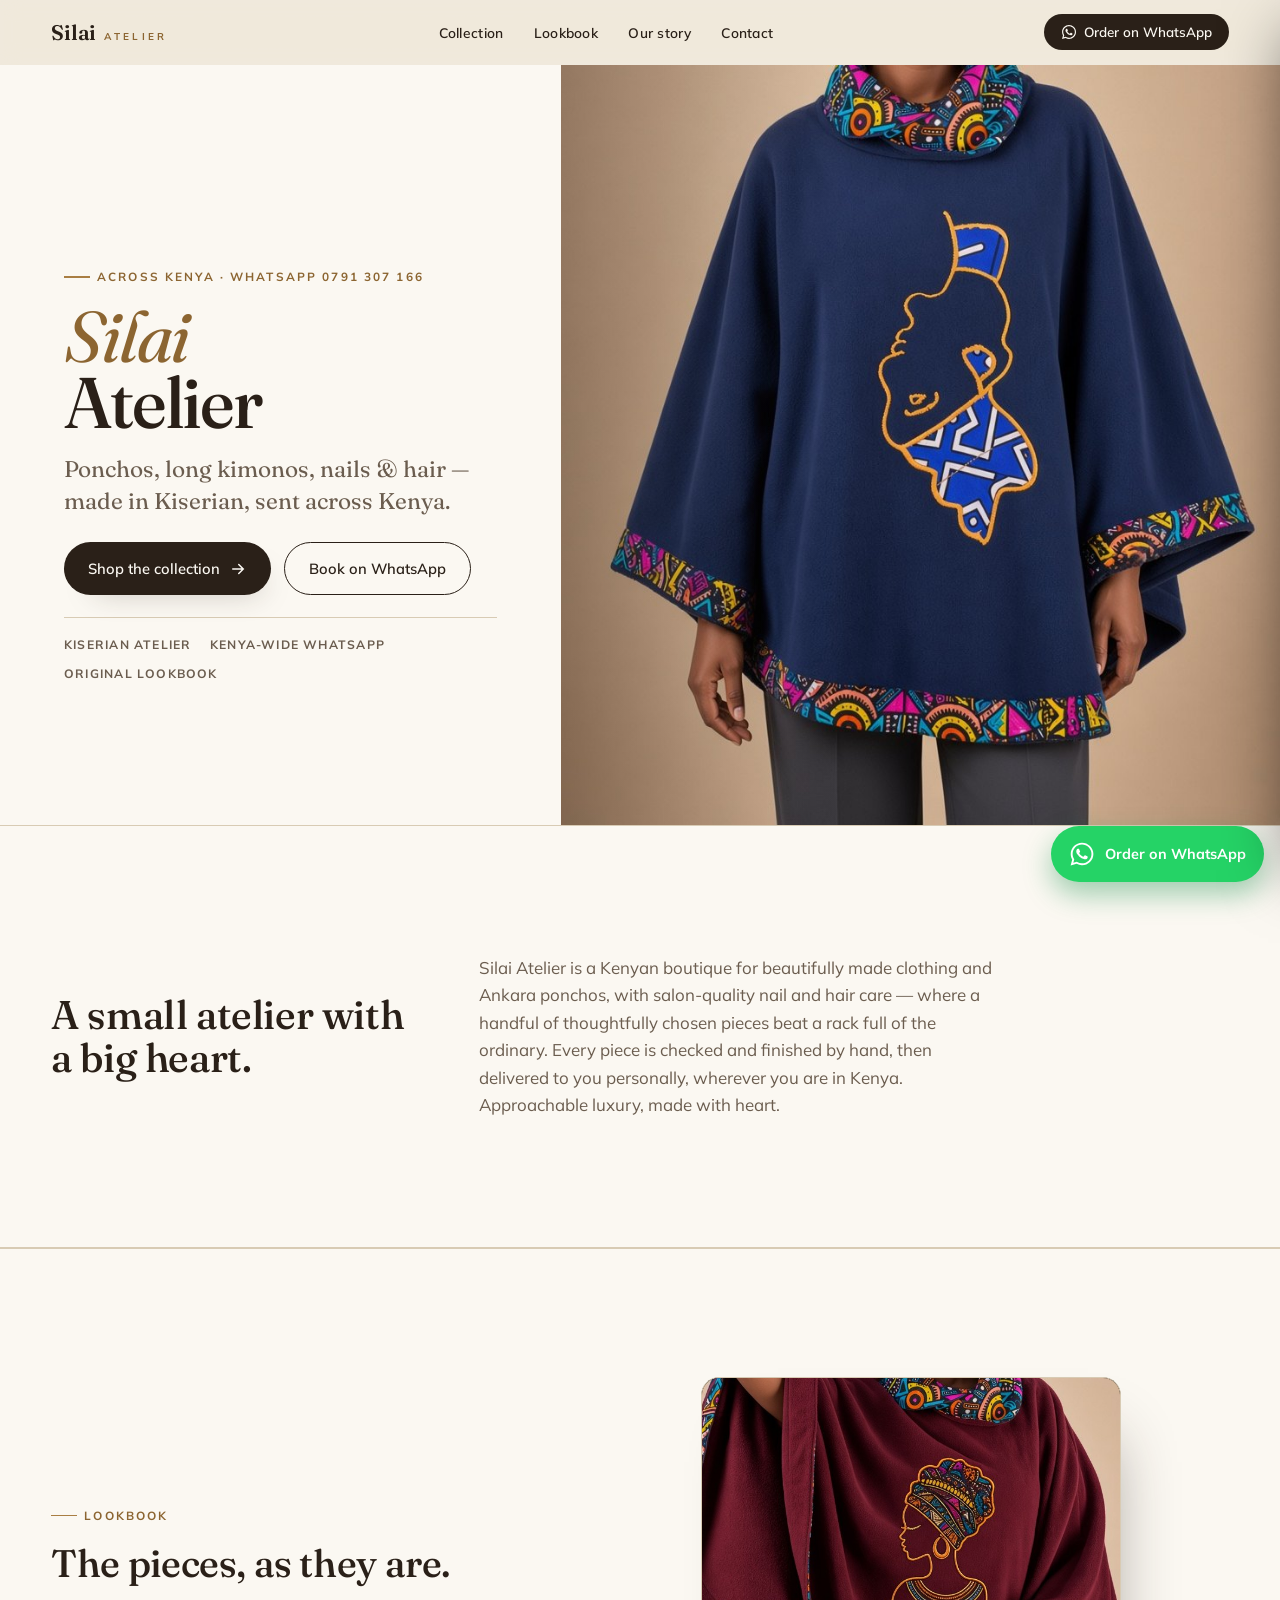
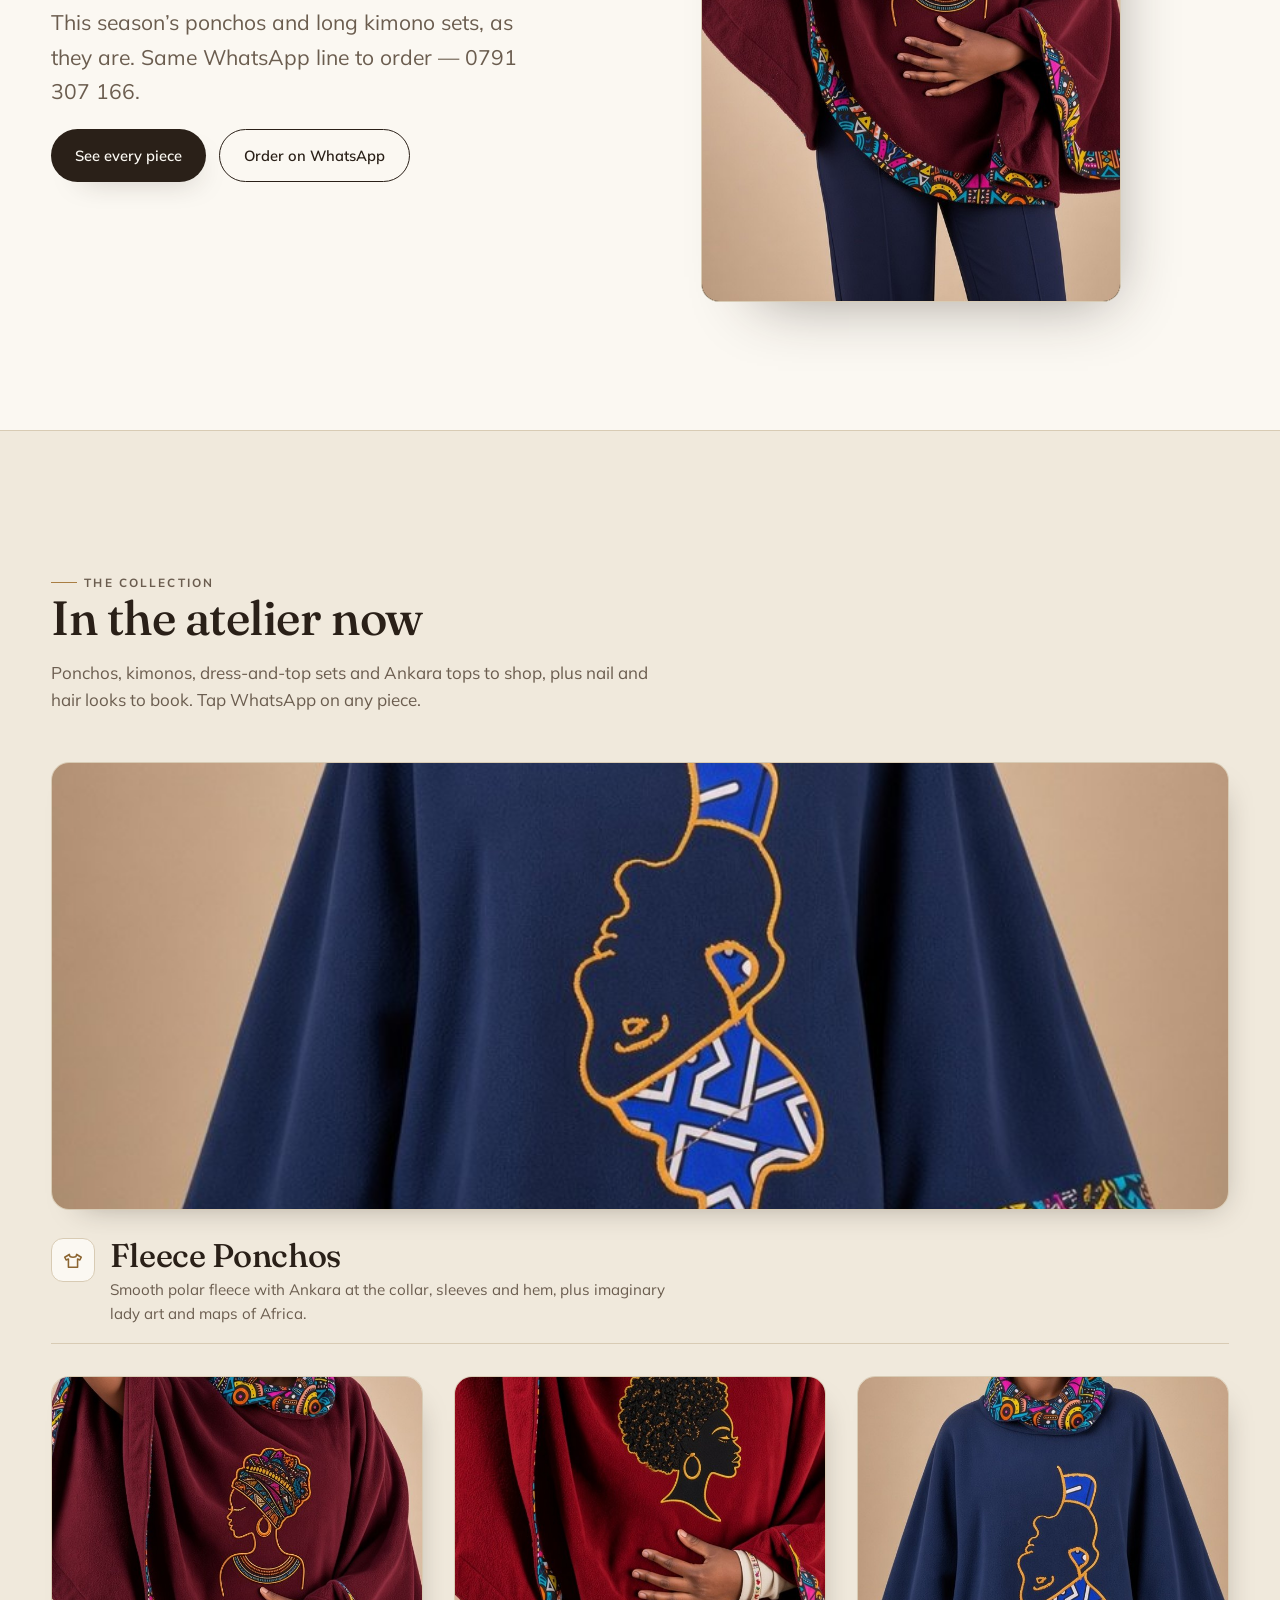
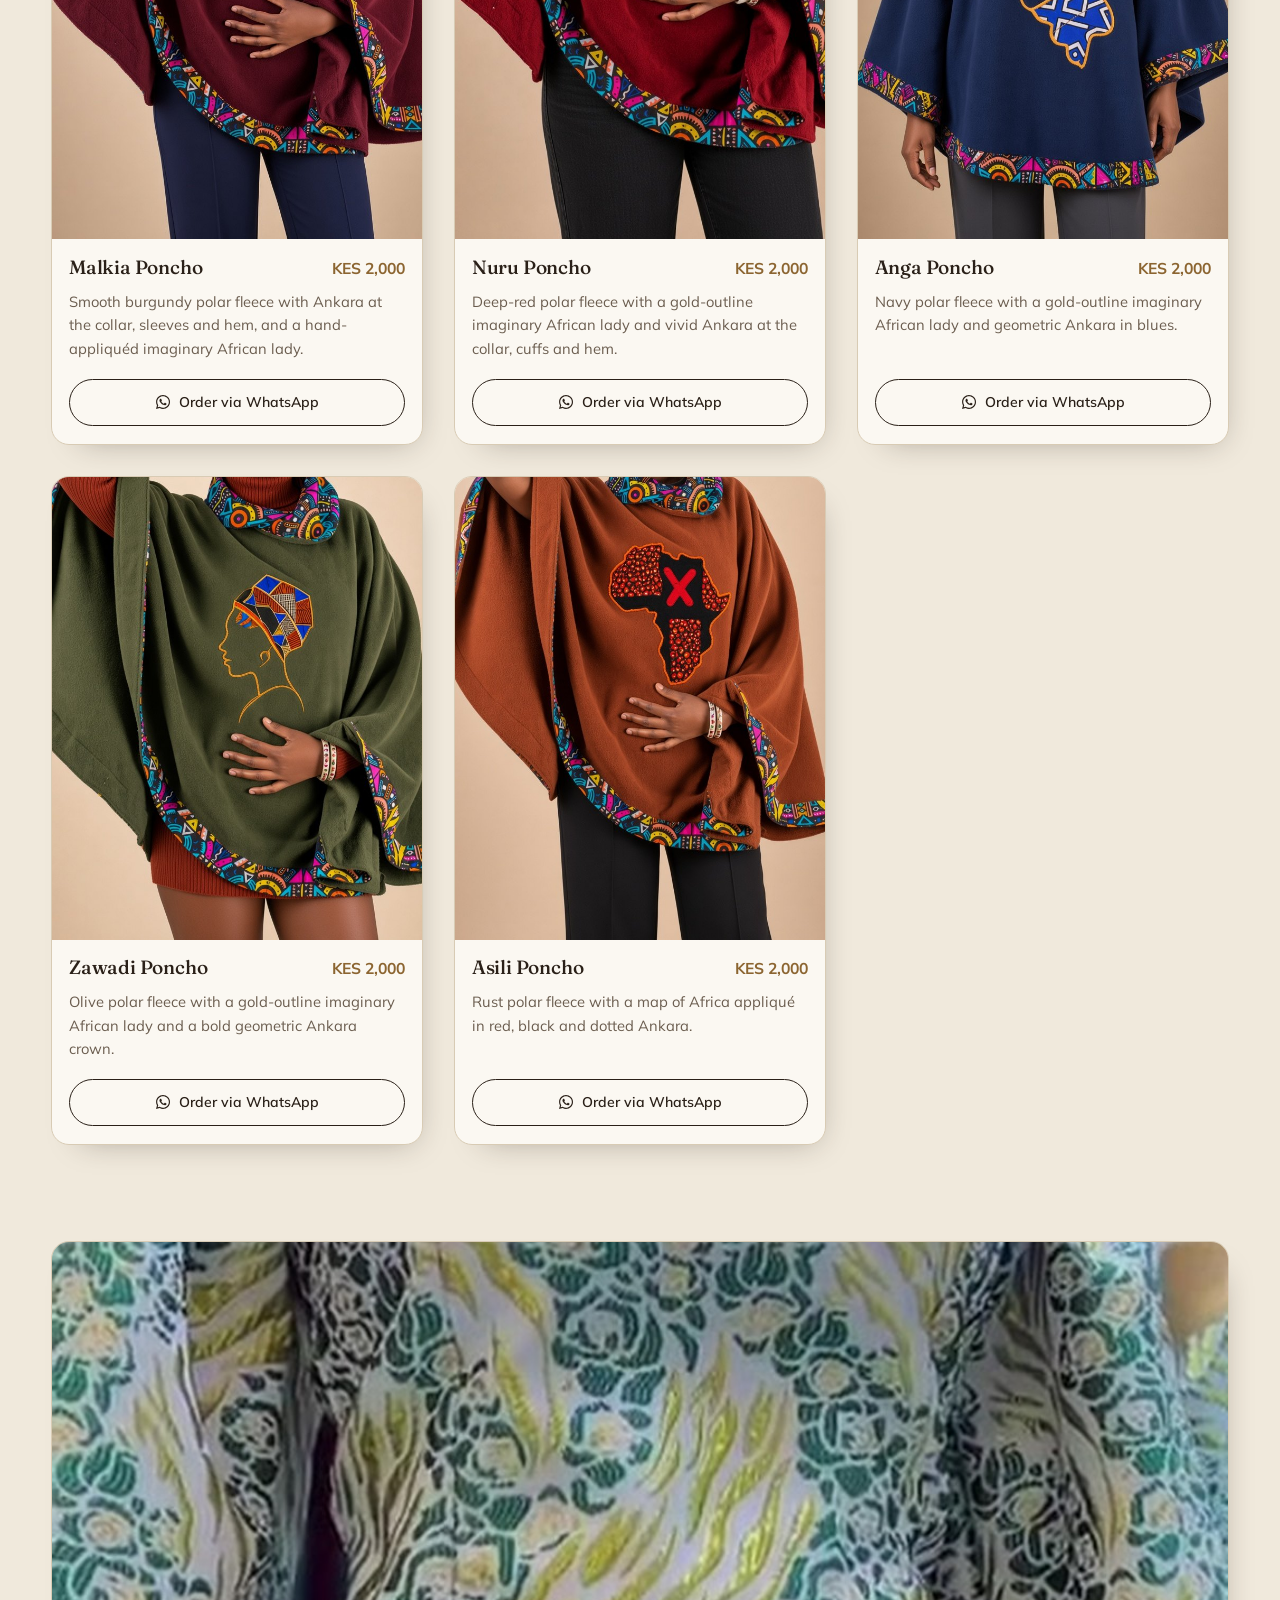
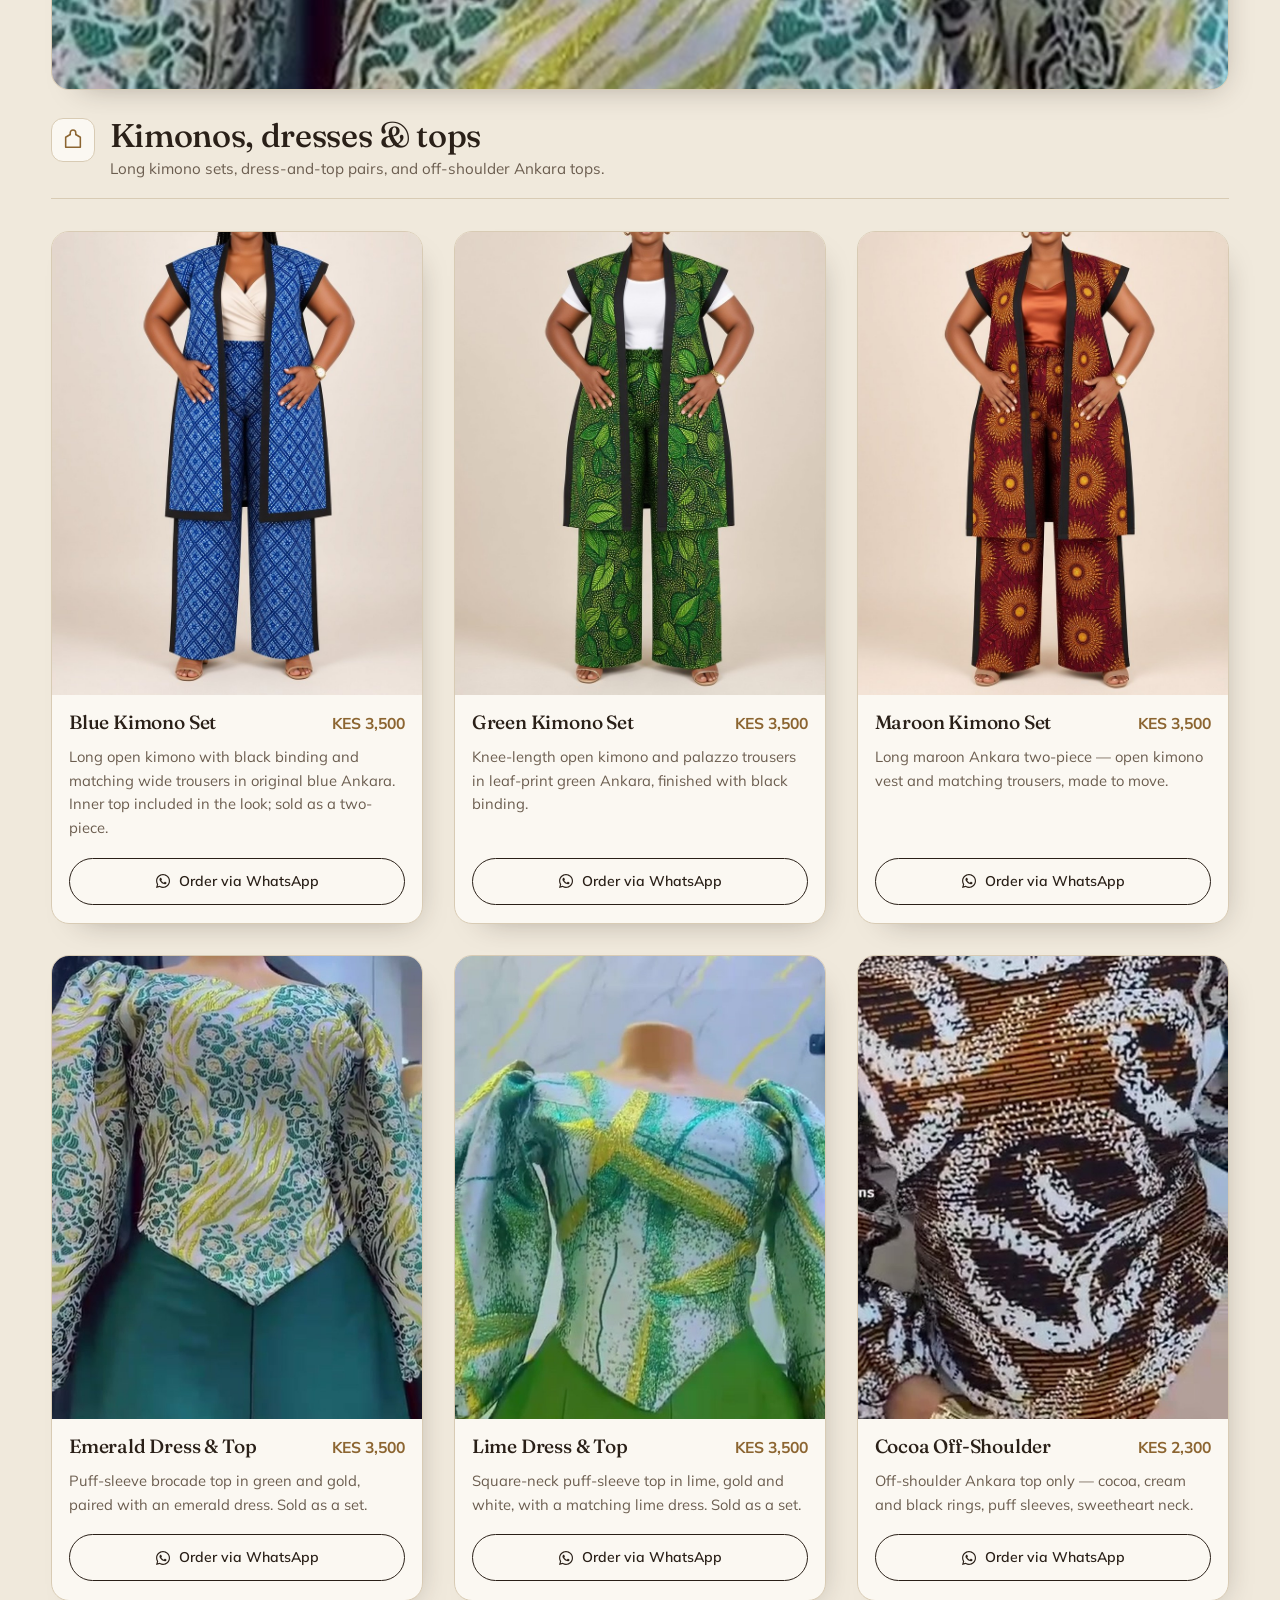
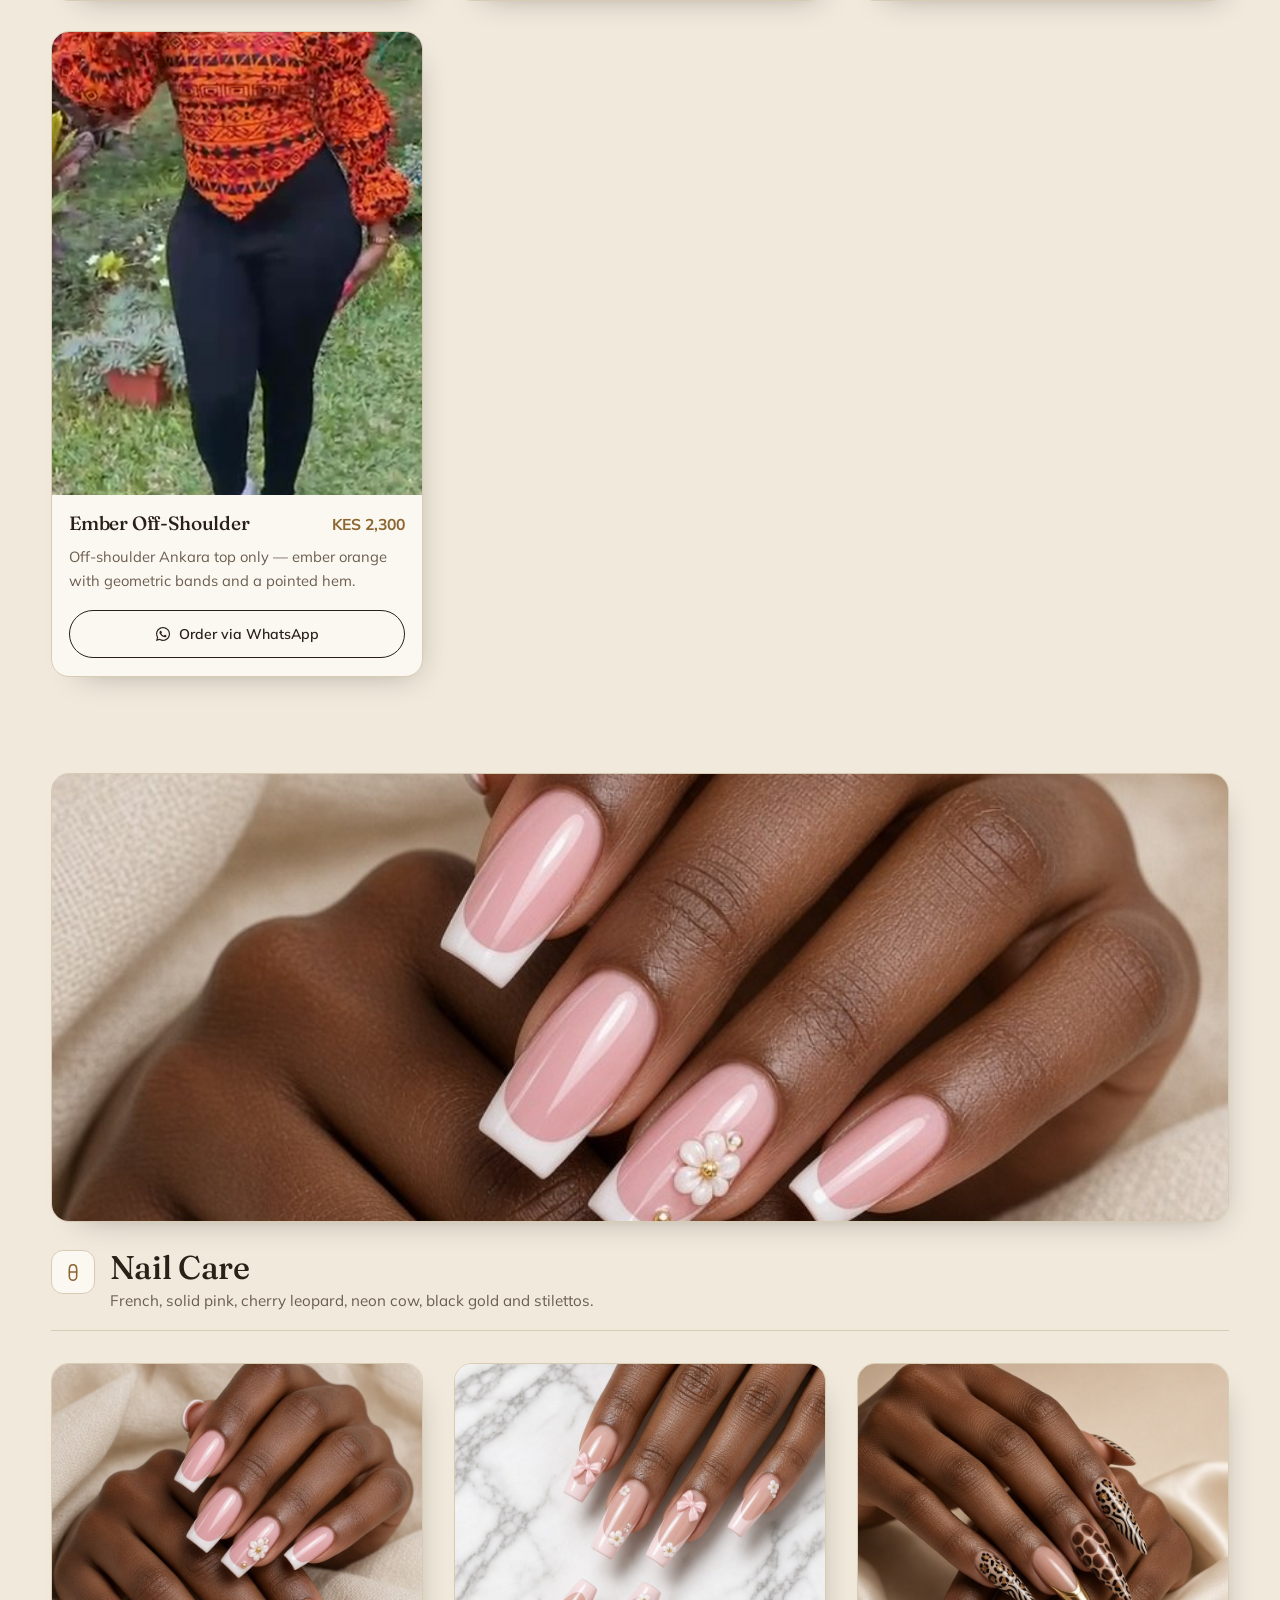
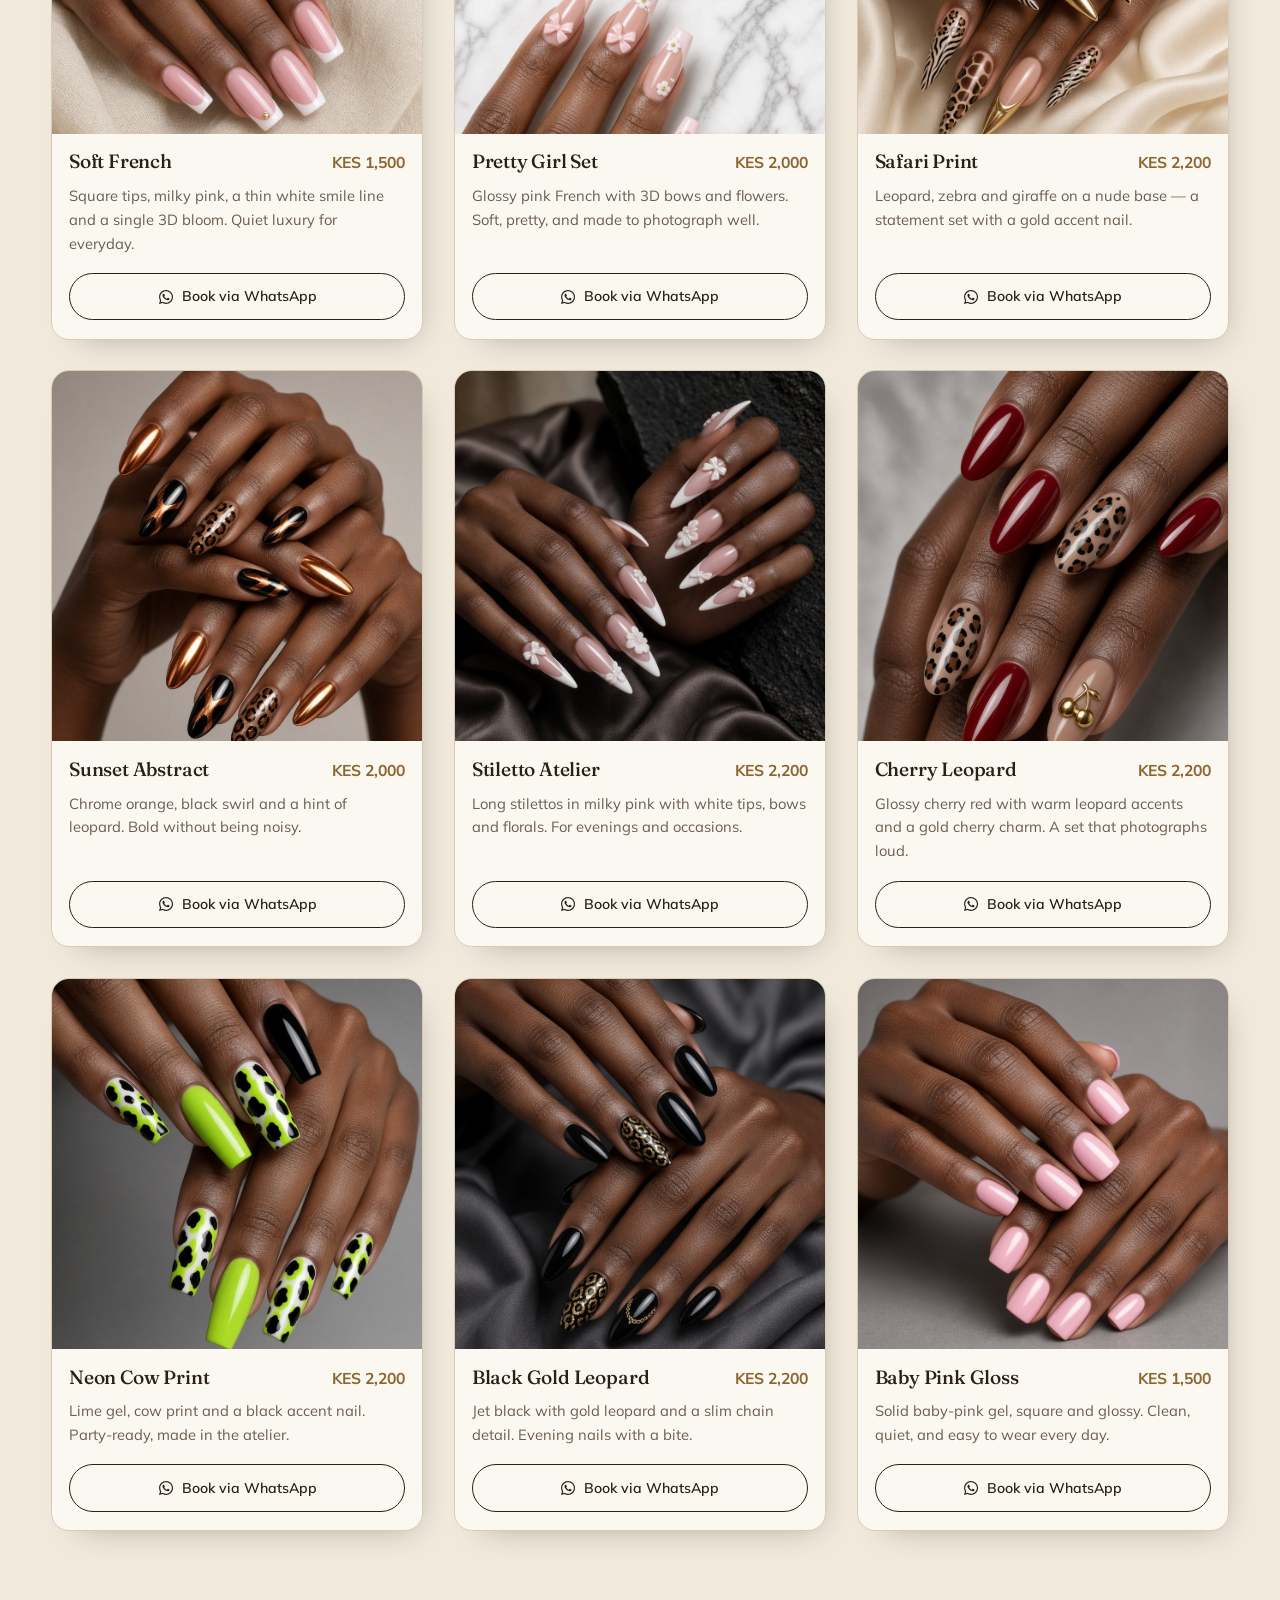
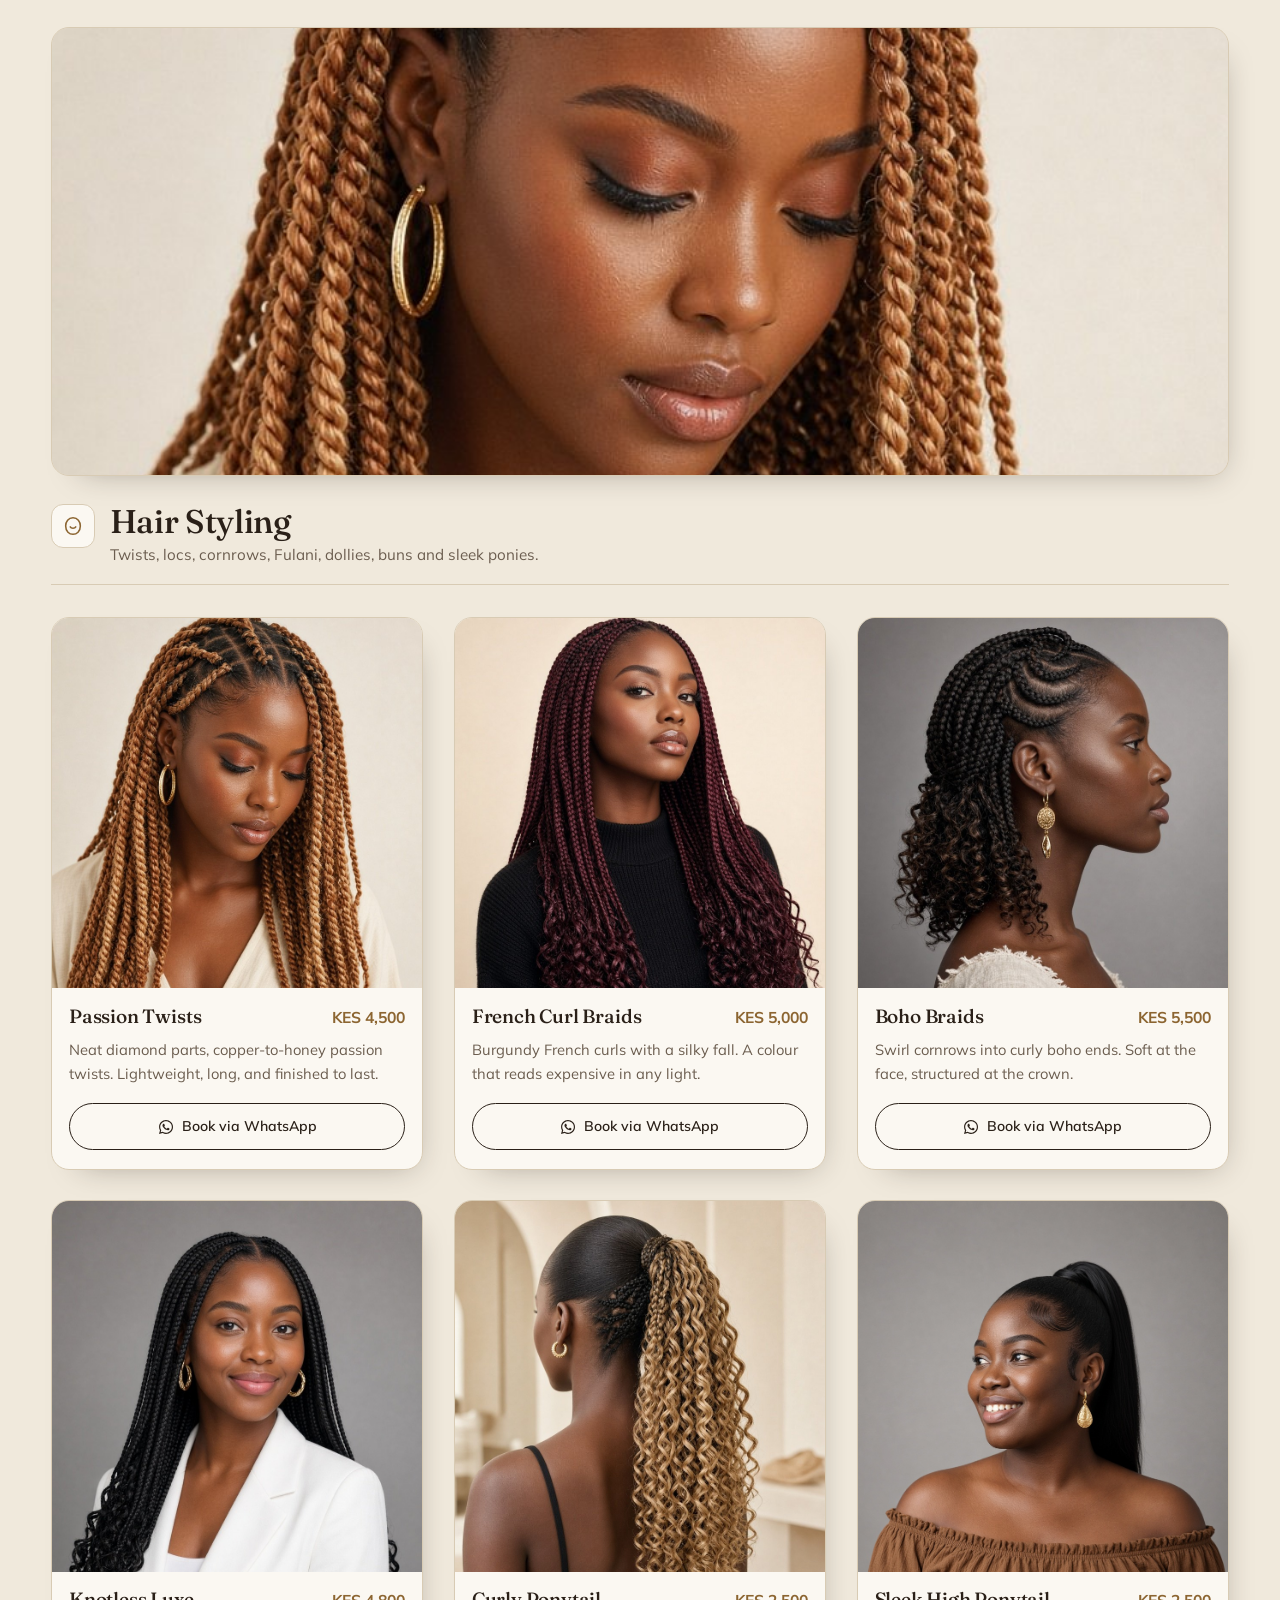
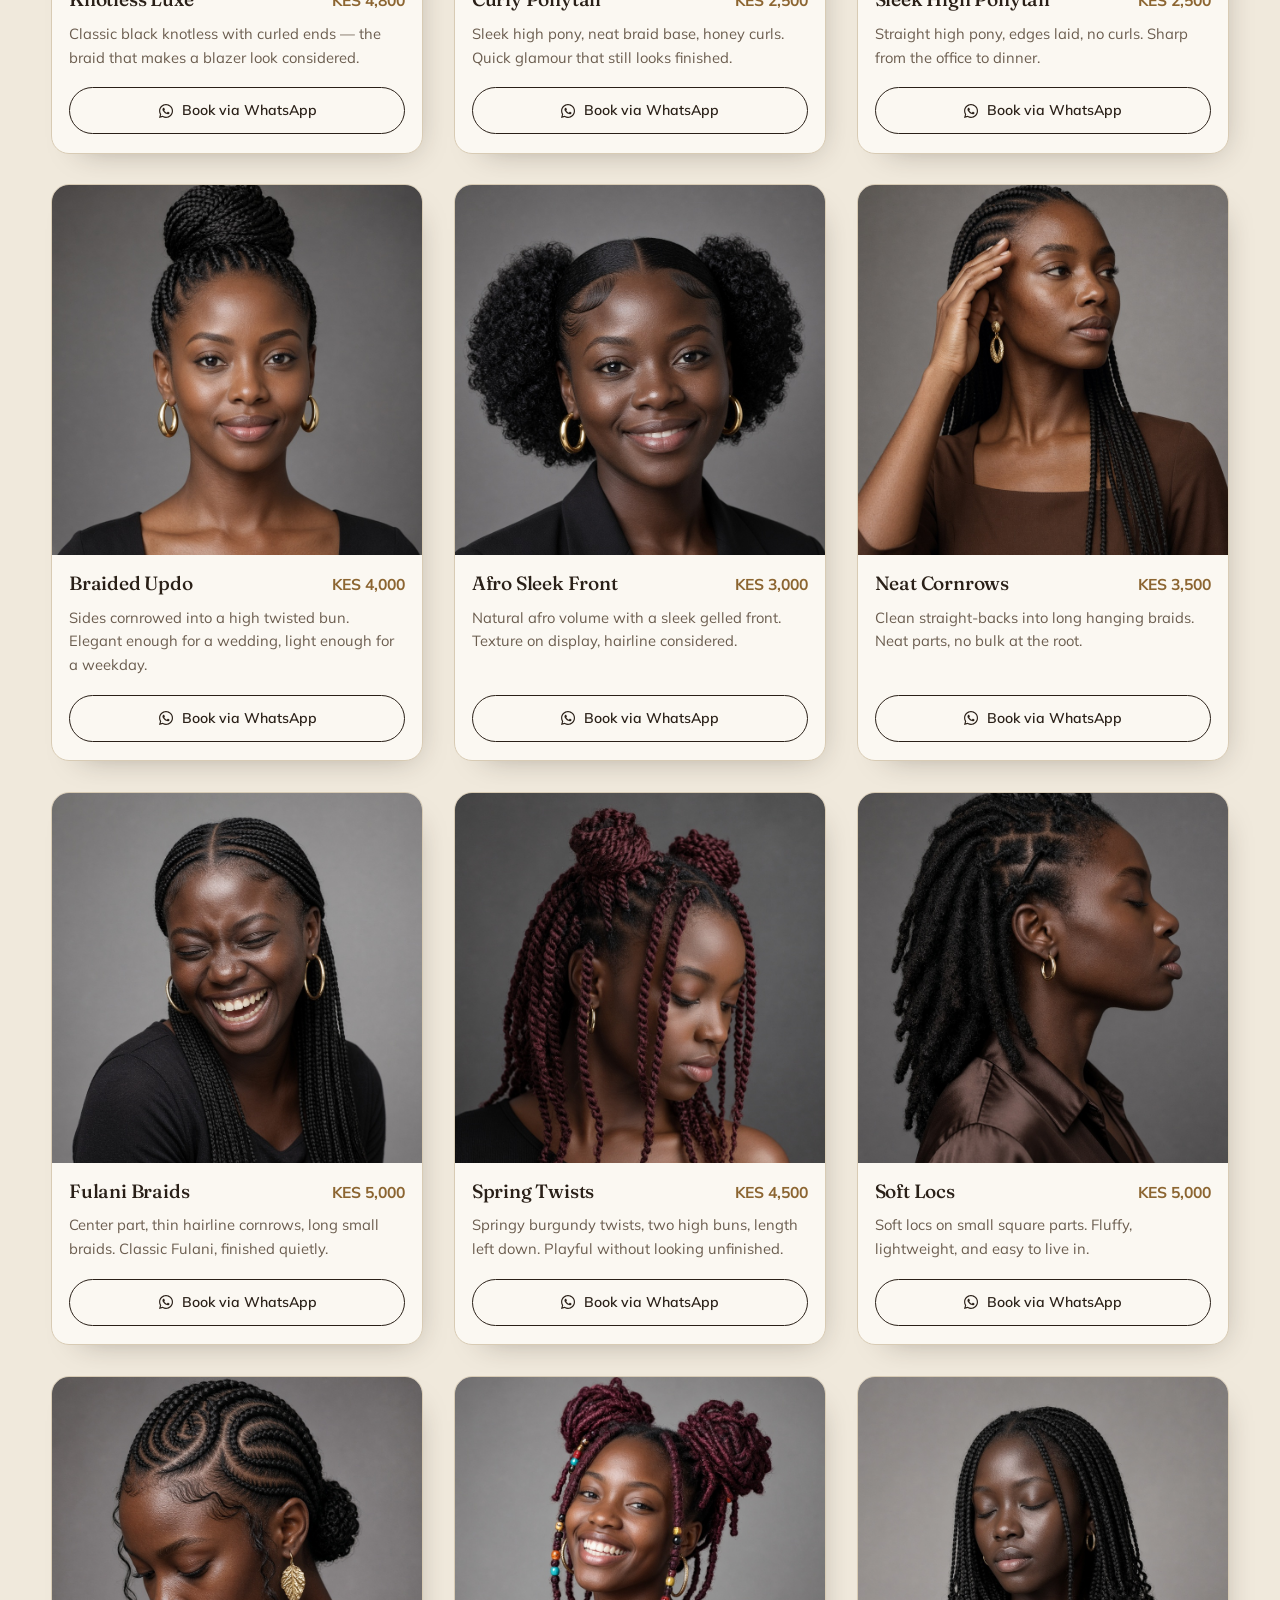
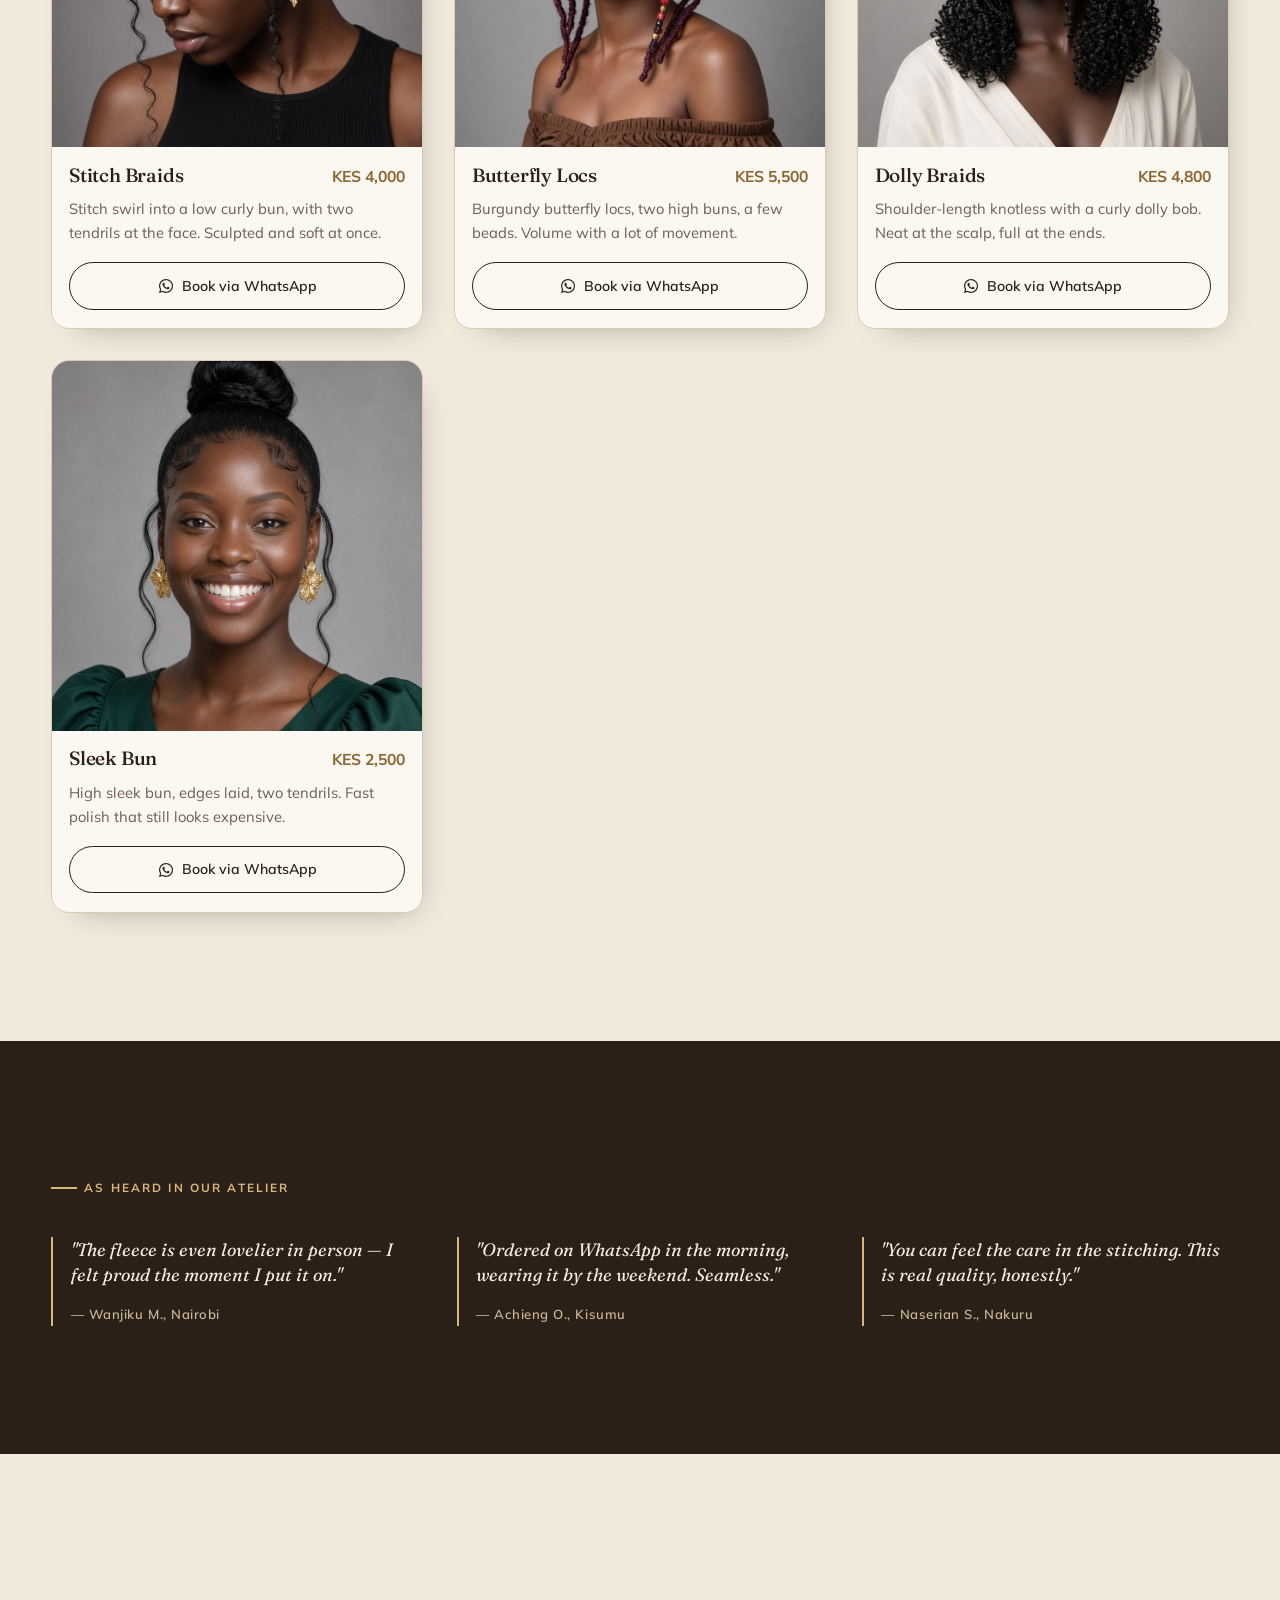
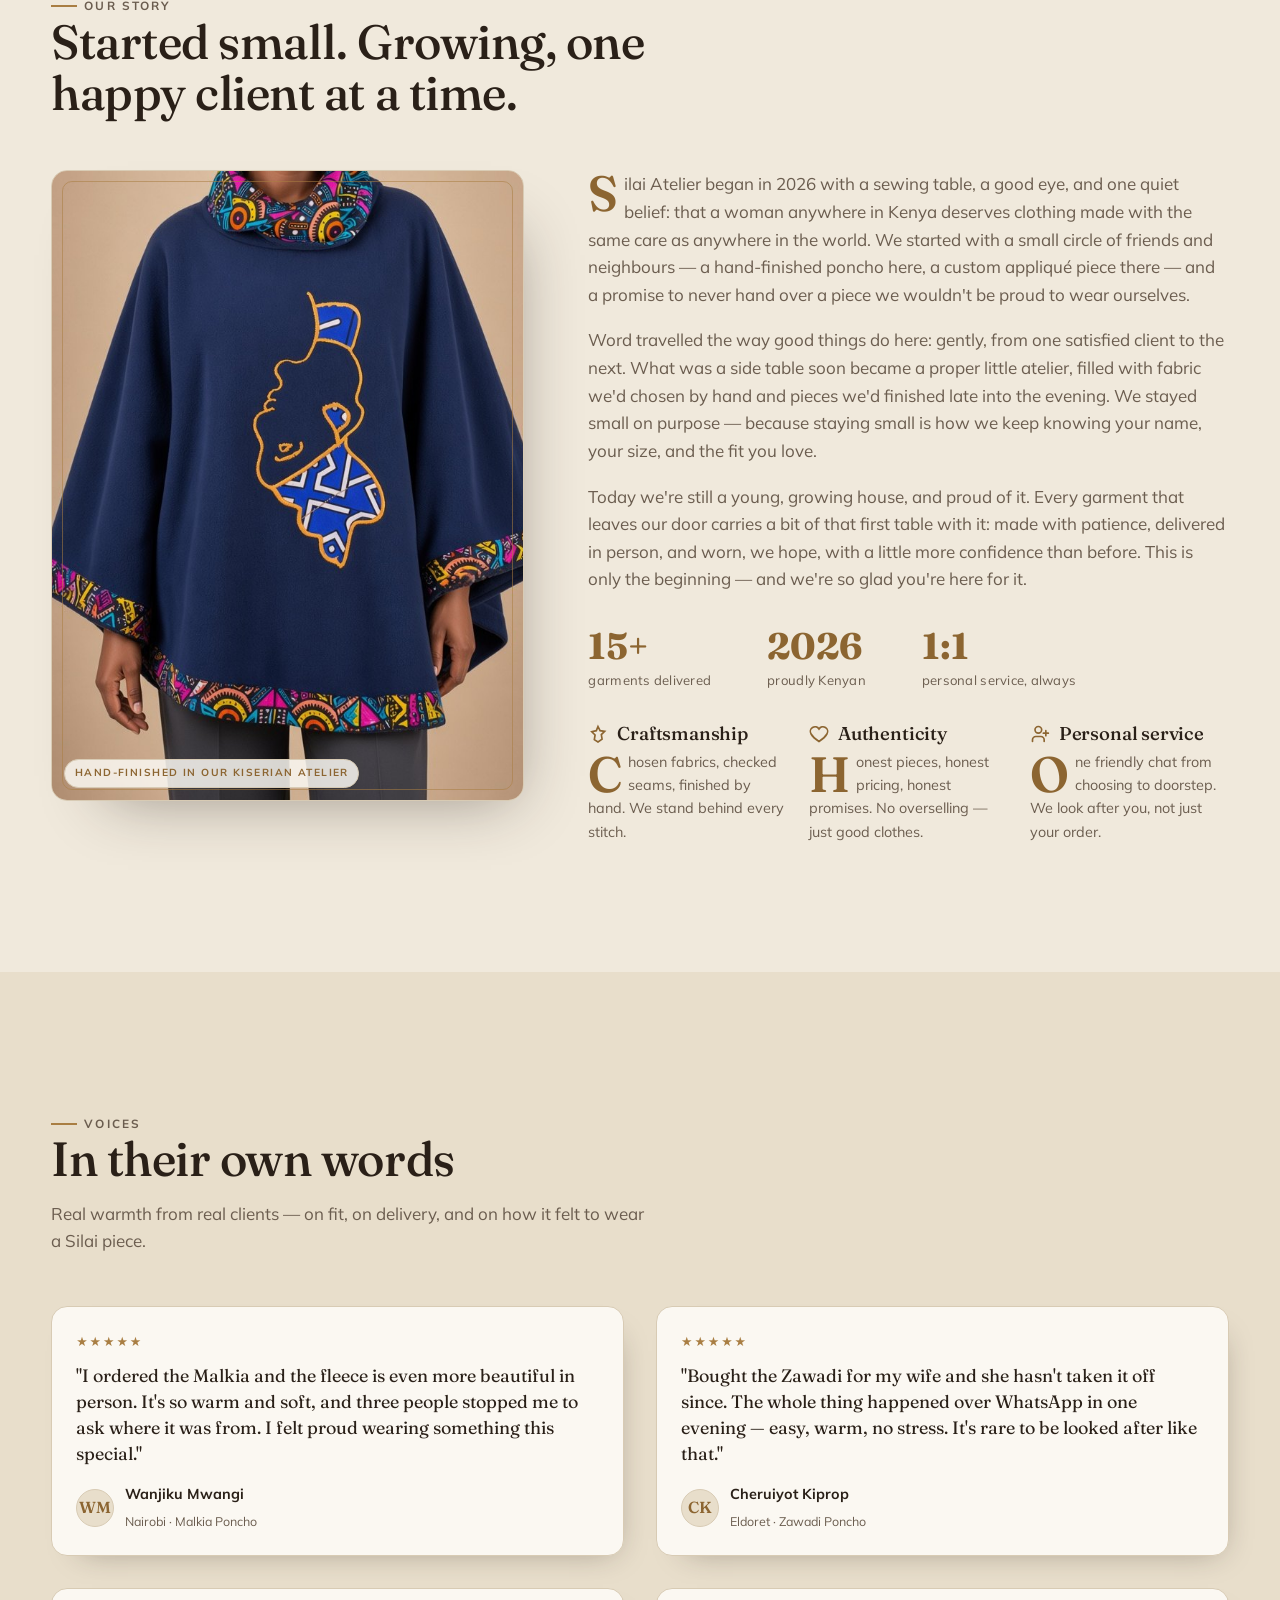
<file: index.html>
<!DOCTYPE html>
<html lang="en">
<head>
<meta charset="UTF-8" />
<meta name="viewport" content="width=device-width, initial-scale=1, viewport-fit=cover" />
<title>Silai Atelier — Ponchos, kimonos, nails &amp; hair</title>
<meta name="description" content="Silai Atelier, Kiserian. Polar-fleece Ankara ponchos, long kimono sets, nail art and hair. Order on WhatsApp 0791 307 166 — delivered across Kenya." />
<link rel="preconnect" href="https://fonts.googleapis.com">
<link rel="preconnect" href="https://fonts.gstatic.com" crossorigin>
<link href="https://fonts.googleapis.com/css2?family=Fraunces:ital,opsz,wght@0,9..144,400;0,9..144,500;0,9..144,600;1,9..144,400&family=Mulish:wght@400;500;600;700&display=swap" rel="stylesheet">
<style>
  :root{
    color-scheme: light dark;
    box-sizing: border-box;
    padding-top: env(safe-area-inset-top, 0px);
    padding-bottom: env(safe-area-inset-bottom, 0px);

    --paper:   #F0E9DC;
    --paper-2: #E8DECB;
    --cream:   #FBF8F2;
    --ink:     #2A2018;
    --ink-soft:#6B5D4F;
    --line:    #D8CBB4;
    --brass:   #A97E43;
    --brass-deep:#8C6531;
    --clay:    #97503A;
    --shadow:  22px 30px 60px -34px rgba(42,32,24,.45);
    --shadow-sm: 10px 14px 30px -20px rgba(42,32,24,.4);
  }
  *,*::before,*::after{ box-sizing: border-box; }
  html{ scroll-behavior: smooth; scroll-padding-top: calc(env(safe-area-inset-top, 0px) + 68px); -webkit-text-size-adjust:100%; }
  @media (prefers-reduced-motion: reduce){ html{ scroll-behavior:auto; } }

  body{
    margin:0;
    background: var(--paper);
    color: var(--ink);
    font-family: "Mulish", system-ui, -apple-system, "Segoe UI", sans-serif;
    font-size: clamp(15px, 1rem + .15vw, 17px);
    line-height: 1.62;
    -webkit-font-smoothing: antialiased;
    overflow-x: hidden;
  }
  /* subtle paper grain */
  body::before{
    content:""; position:fixed; inset:0; z-index:0; pointer-events:none; opacity:.5;
    background-image:url("data:image/svg+xml,%3Csvg xmlns='http://www.w3.org/2000/svg' width='160' height='160'%3E%3Cfilter id='n'%3E%3CfeTurbulence type='fractalNoise' baseFrequency='.9' numOctaves='2' stitchTiles='stitch'/%3E%3CfeColorMatrix type='saturate' values='0'/%3E%3C/filter%3E%3Crect width='100%25' height='100%25' filter='url(%23n)' opacity='.035'/%3E%3C/svg%3E");
  }
  main, header, footer{ position:relative; z-index:1; }

  h1,h2,h3{ font-family:"Fraunces", Georgia, "Times New Roman", serif; font-weight:500; margin:0; line-height:1.08; letter-spacing:-.01em; }
  a{ color:inherit; }
  img{ max-width:100%; display:block; }
  ::selection{ background: var(--brass); color:#fff; }
  :focus-visible{ outline:2.5px solid var(--brass); outline-offset:3px; border-radius:3px; }

  .wrap{ width:min(1180px, 92vw); margin-inline:auto; }
  .section{ padding: clamp(72px, 10vw, 128px) 0; }
  .eyebrow{
    font-family:"Mulish", sans-serif; font-weight:700; font-size:.74rem;
    letter-spacing:.18em; text-transform:uppercase; color:var(--brass-deep);
    display:inline-flex; align-items:center; gap:.6em; margin:0 0 1.1rem;
  }
  .eyebrow::before{ content:""; width:26px; height:1.5px; background:var(--brass); display:inline-block; }
  .lead{ font-size:clamp(1.06rem,1rem + .5vw,1.32rem); color:var(--ink-soft); max-width:56ch; }

  /* ---------- top nav ---------- */
  .nav{
    position:sticky; top:0; z-index:50;
    top: env(safe-area-inset-top, 0px);
    backdrop-filter:saturate(1.2) blur(9px);
    background:color-mix(in srgb, var(--paper) 82%, transparent);
    border-bottom:1px solid transparent;
    transition:border-color .3s ease, background .3s ease;
  }
  .nav.scrolled{ border-bottom-color:var(--line); background:color-mix(in srgb, var(--paper) 92%, transparent); }
  .nav-inner{ display:flex; align-items:center; justify-content:space-between; gap:1rem; height:64px; }
  .brandmark{ display:flex; align-items:baseline; gap:.5rem; text-decoration:none; }
  .brandmark .b1{ font-family:"Fraunces"; font-weight:600; font-size:1.32rem; letter-spacing:-.01em; }
  .brandmark .b2{ font-size:.62rem; letter-spacing:.34em; text-transform:uppercase; color:var(--brass-deep); font-weight:700; }
  .nav-links{ display:flex; align-items:center; gap:1.9rem; list-style:none; margin:0; padding:0; }
  .nav-links a{ text-decoration:none; font-size:.86rem; font-weight:600; color:var(--ink); letter-spacing:.02em; position:relative; padding:.3rem 0; }
  .nav-links a::after{ content:""; position:absolute; left:0; right:100%; bottom:-2px; height:1.5px; background:var(--brass); transition:right .28s ease; }
  .nav-links a:hover::after, .nav-links a:focus-visible::after{ right:0; }
  .nav-actions{ display:flex; align-items:center; gap:.55rem; flex:none; }
  .nav-wa{
    display:inline-flex; align-items:center; justify-content:center; gap:.45rem; text-decoration:none;
    background:var(--ink); color:var(--cream); font-weight:600; font-size:.84rem;
    padding:.62rem 1.05rem; border-radius:999px; transition:transform .2s ease, background .2s ease;
    line-height:1; white-space:nowrap;
  }
  .nav-wa svg{ width:16px; height:16px; flex:none; display:block; fill:currentColor; }
  .nav-wa:hover{ background:var(--brass-deep); transform:translateY(-1px); color:var(--cream); }
  .nav-toggle{ display:none; background:none; border:1px solid var(--line); border-radius:10px; width:44px; height:40px; cursor:pointer; align-items:center; justify-content:center; }
  .nav-toggle svg{ width:20px; height:20px; stroke:var(--ink); }
  @media (max-width:860px){
    .nav-links{ display:none; }
    .nav-toggle{ display:inline-flex; }
    .nav-wa .nav-wa-txt{ display:none; }
    .nav-wa{ width:42px; height:42px; padding:0; }
    .nav.open .nav-links{
      display:flex; position:absolute; left:0; right:0; top:100%; flex-direction:column; align-items:flex-start;
      gap:0; padding:.5rem 4vw 1.1rem; background:var(--paper); border-bottom:1px solid var(--line);
    }
    .nav.open .nav-links li{ width:100%; }
    .nav.open .nav-links a{ display:block; width:100%; padding:.85rem 0; border-bottom:1px solid var(--line); }
    .nav.open .nav-links a::after{ display:none; }
  }

  /* ---------- hero ---------- */
  .hero{
    position:relative; isolation:isolate;
    display:grid; grid-template-columns: minmax(300px, 0.92fr) minmax(0, 1.18fr);
    min-height:min(86vh, 760px);
    background:var(--cream);
    color:var(--ink);
  }
  .hero-copy-col{
    display:flex; align-items:center;
    padding: clamp(88px, 9vw, 120px) clamp(28px, 5vw, 72px) clamp(40px, 5vw, 64px);
  }
  .hero-copy{ position:relative; z-index:1; max-width:34rem; width:100%; }
  .hero-copy .eyebrow{ color:var(--brass-deep); }
  .hero-copy .eyebrow::before{ background:var(--brass); }
  .hero-word{
    font-size:clamp(2.8rem, 5.6vw, 5.1rem); font-weight:500; line-height:.92; letter-spacing:-.03em;
    font-optical-sizing:auto; color:var(--ink);
  }
  .hero-word em{ font-style:italic; font-weight:400; color:var(--brass-deep); }
  .hero-tag{
    font-family:"Fraunces"; font-size:clamp(1.12rem, .95rem + .75vw, 1.42rem); line-height:1.4; font-weight:400;
    max-width:28ch; margin:1.15rem 0 1.5rem; color:var(--ink-soft);
  }
  .hero-tag .soft{ color:var(--ink-soft); }
  .hero-cta{ display:flex; flex-wrap:wrap; gap:.8rem; margin-top:.2rem; }
  .trust{ display:flex; flex-wrap:wrap; gap:.55rem 1.15rem; margin-top:1.35rem; padding-top:1.1rem; border-top:1px solid var(--line); }
  .trust span{ font-size:.76rem; letter-spacing:.1em; text-transform:uppercase; font-weight:700; color:var(--ink-soft); }
  .hero-media{ position:relative; overflow:hidden; background:#1A140F; min-height:100%; }
  .hero-media::after{ content:""; position:absolute; inset:0; pointer-events:none; background:linear-gradient(90deg, rgba(26,20,15,.22) 0%, transparent 40%); }
  .hero-media img, .hero-media video{ position:absolute; inset:0; width:100%; height:100%; object-fit:cover; object-position:center 18%; display:block; background:#1A140F; }
  .film{
    background:var(--cream);
    border-top:1px solid var(--line);
    border-bottom:1px solid var(--line);
  }
  .film-inner{ display:grid; grid-template-columns:minmax(0,.9fr) minmax(0,1.2fr); gap:clamp(28px,5vw,64px); align-items:center; }
  .film-copy h2{ font-size:clamp(1.8rem,3vw,2.6rem); margin-bottom:.8rem; }
  .film-stage{
    position:relative; border-radius:18px; overflow:hidden; border:1px solid var(--line);
    box-shadow:var(--shadow); background:#1A140F; aspect-ratio:4/5; max-height:min(78vh, 720px); margin-inline:auto; width:min(100%, 420px);
  }
  .film-stage img, .film-stage video{ width:100%; height:100%; object-fit:cover; object-position:center 18%; display:block; }
  @media (max-width:800px){
    .film-inner{ grid-template-columns:1fr; }
    .film-stage{ max-height:min(70vh, 560px); }
  }
  .hero-sub{ display:flex; align-items:center; gap:.9rem; margin:1.1rem 0 1.3rem; }
  .hero-sub .line{ height:1.5px; width:clamp(38px,7vw,74px); background:var(--brass); }
  .hero-sub span{ font-size:.82rem; letter-spacing:.26em; text-transform:uppercase; font-weight:700; color:var(--ink-soft); }
  @media (max-width:800px){
    .hero{ grid-template-columns:1fr; min-height:0; }
    .hero-media{ min-height:min(52vh, 420px); order:-1; }
    .hero-copy-col{ padding: 28px 4vw 40px; }
    .hero-word{ font-size:clamp(2.5rem, 12vw, 3.8rem); }
    .hero-tag{ max-width:28ch; }
    .hero-cta .btn{ width:100%; justify-content:center; }
  }

  .btn{ display:inline-flex; align-items:center; gap:.55rem; font-weight:600; font-size:.92rem; text-decoration:none; cursor:pointer; border:none; border-radius:999px; padding:.85rem 1.5rem; transition:transform .2s ease, background .2s ease, color .2s ease, box-shadow .2s ease; }
  .btn-primary{ background:var(--ink); color:var(--cream); box-shadow:var(--shadow-sm); }
  .btn-primary:hover{ background:var(--brass-deep); transform:translateY(-2px); }
  .btn-ghost{ background:transparent; color:var(--ink); border:1.5px solid var(--ink); }
  .btn-ghost:hover{ background:var(--ink); color:var(--cream); transform:translateY(-2px); }
  .btn-wa{ background:#25D366; color:#fff; box-shadow:0 10px 24px -12px rgba(37,211,102,.7); }
  .btn-wa:hover{ background:#1ebe5d; transform:translateY(-2px); }
  .btn svg{ width:18px; height:18px; }

  .hero-figure{ position:relative; }
  .placeholder{
    position:relative; border-radius:16px; overflow:hidden;
    background:
      radial-gradient(120% 90% at 70% 0%, #FBF3E6 0%, var(--paper-2) 60%, #E0D3BB 100%);
    border:1px solid var(--line);
    box-shadow:var(--shadow);
  }
  .placeholder::after{
    content:""; position:absolute; inset:10px; border:1px solid color-mix(in srgb, var(--brass) 55%, transparent); border-radius:10px; pointer-events:none;
  }
  .ph-mark{ position:absolute; z-index:2; bottom:12px; left:12px; font-size:.64rem; letter-spacing:.16em; text-transform:uppercase; font-weight:700; color:var(--brass-deep); background:color-mix(in srgb, var(--cream) 82%, transparent); padding:.34rem .6rem; border-radius:999px; border:1px solid var(--line); }
  .hero-figure .placeholder{ aspect-ratio:4/5; }
  .photo-frame{ position:relative; border-radius:16px; overflow:hidden; border:1px solid var(--line); box-shadow:var(--shadow); background:var(--paper-2); }
  .photo-frame::after{ content:""; position:absolute; inset:10px; border:1px solid color-mix(in srgb, var(--brass) 55%, transparent); border-radius:10px; pointer-events:none; z-index:2; }
  .photo-frame img{ width:100%; height:100%; object-fit:cover; display:block; }
  .hero-frame{ aspect-ratio:4/5; }
  .story-frame{ aspect-ratio:3/4; }
  .photo-frame .illus{ width:100%; height:100%; object-fit:cover; display:block; }
  .ph-full{ overflow:hidden; }
  .ph-full > svg{ position:absolute; inset:0; width:100%; height:100%; }
  .ph-full .ph-mark{ z-index:3; }
  .ph-clean{ display:flex; align-items:center; justify-content:center; background:radial-gradient(120% 100% at 50% 0%, #FBF3E6, #E8DECB); }
  .frame-cap{ position:absolute; z-index:3; bottom:12px; left:12px; font-size:.64rem; letter-spacing:.14em; text-transform:uppercase; font-weight:700; color:var(--brass-deep); background:color-mix(in srgb, var(--cream) 85%, transparent); padding:.34rem .6rem; border-radius:999px; border:1px solid var(--line); }
  .ph-art{ position:absolute; inset:0; display:flex; align-items:center; justify-content:center; }
  .ph-art svg{ width:46%; height:auto; opacity:.62; }
  .hero-badge{
    position:absolute; z-index:3; right:-10px; bottom:26px; background:var(--cream); border:1px solid var(--line);
    border-radius:14px; padding:.8rem 1rem; box-shadow:var(--shadow-sm); max-width:190px;
  }
  @media (max-width:900px){ .hero-badge{ right:8px; } }
  .hero-badge b{ font-family:"Fraunces"; font-size:1.5rem; display:block; line-height:1; color:var(--brass-deep); }
  .hero-badge span{ font-size:.76rem; color:var(--ink-soft); }

  /* ---------- intro strip ---------- */
  .intro{ background:var(--cream); border-block:1px solid var(--line); }
  .intro .wrap{ display:grid; grid-template-columns:auto 1fr; gap:clamp(24px,5vw,72px); align-items:center; }
  @media (max-width:760px){ .intro .wrap{ grid-template-columns:1fr; gap:20px; } }
  .intro h2{ font-size:clamp(1.7rem,1.2rem + 2vw,2.5rem); max-width:14ch; }
  .intro p{ margin:0; color:var(--ink-soft); font-size:1.06rem; max-width:52ch; }

  /* ---------- section heading ---------- */
  .sec-head{ margin-bottom:clamp(30px,4vw,52px); max-width:60ch; }
  .sec-head h2{ font-size:clamp(2rem,1.4rem + 2.6vw,3rem); }
  .sec-head p{ color:var(--ink-soft); margin:.9rem 0 0; }

  /* ---------- collection grid ---------- */
  .collection-top{ display:flex; align-items:flex-end; justify-content:space-between; gap:1rem; flex-wrap:wrap; margin-bottom:clamp(28px,4vw,48px); }
  .grid{ display:grid; grid-template-columns:repeat(3, 1fr); gap:clamp(18px,2.4vw,34px); align-items:stretch; }
  @media (max-width:900px){ .grid{ grid-template-columns:repeat(2,1fr); } }
  @media (max-width:520px){ .grid{ grid-template-columns:1fr; gap:26px; } }
  .card{
    display:flex; flex-direction:column; height:100%;
    background:var(--cream); border:1px solid var(--line); border-radius:18px;
    overflow:hidden; box-shadow:var(--shadow-sm);
    transition:transform .28s ease, box-shadow .28s ease;
  }
  .card:hover{ transform:translateY(-6px); box-shadow:var(--shadow); }
  @media (prefers-reduced-motion: reduce){ .card:hover{ transform:none; } }
  .card-media{ position:relative; aspect-ratio:4/5; overflow:hidden; background:var(--paper-2); }
  .card-media img{ width:100%; height:100%; object-fit:cover; object-position:center 30%; display:block; transition:transform .45s ease; }
  .card:hover .card-media img{ transform:scale(1.06); }
  @media (prefers-reduced-motion: reduce){ .card:hover .card-media img{ transform:none; } }
  .card-service .card-media{ aspect-ratio:1/1; }
  .card-media .placeholder{ position:absolute; inset:0; border-radius:0; box-shadow:none; }
  .card-media .ph-art svg{ width:40%; opacity:.5; }
  .card-tag{ position:absolute; top:10px; left:10px; z-index:3; font-size:.6rem; letter-spacing:.14em; text-transform:uppercase; font-weight:700; color:var(--brass-deep); background:color-mix(in srgb,var(--cream) 85%, transparent); padding:.3rem .55rem; border-radius:999px; border:1px solid var(--line); }
  .card-body{ padding:1.05rem 1.05rem 1.15rem; display:flex; flex-direction:column; flex:1; }
  .card-row{ display:flex; justify-content:space-between; align-items:baseline; gap:.8rem; }
  .card-name{ font-family:"Fraunces"; font-size:1.2rem; font-weight:500; }
  .card-price{ font-weight:700; font-size:.98rem; white-space:nowrap; color:var(--brass-deep); }
  .card-desc{ color:var(--ink-soft); font-size:.92rem; margin:.5rem 0 1.1rem; flex:1; }
  .card-order{
    display:inline-flex; align-items:center; justify-content:center; gap:.5rem; width:100%;
    text-decoration:none; font-weight:600; font-size:.88rem; color:var(--ink);
    border:1.5px solid var(--ink); border-radius:999px; padding:.7rem 1rem; transition:all .2s ease; margin-top:auto;
  }
  .card-order:hover{ background:#25D366; border-color:#25D366; color:#fff; }
  .card-order svg{ width:16px; height:16px; flex:none; fill:currentColor; }
  .empty-note{ grid-column:1/-1; text-align:center; color:var(--ink-soft); padding:40px 0; }
  .cat-block{ margin-bottom:clamp(56px,8vw,96px); }
  .cat-block:last-child{ margin-bottom:0; }
  .cat-banner{
    position:relative; aspect-ratio:21/8; border-radius:18px; overflow:hidden;
    margin-bottom:clamp(18px,2.4vw,28px); border:1px solid var(--line); box-shadow:var(--shadow-sm);
    background:var(--paper-2);
  }
  .cat-banner img{ width:100%; height:100%; object-fit:cover; object-position:center 35%; display:block; }
  @media (max-width:700px){ .cat-banner{ aspect-ratio:16/9; } }
  .cat-head{ display:flex; align-items:flex-start; gap:.9rem; margin-bottom:clamp(20px,2.8vw,32px); padding-bottom:1rem; border-bottom:1px solid var(--line); }
  .cat-head .cat-ic{ width:44px; height:44px; flex:none; border-radius:12px; background:var(--cream); border:1px solid var(--line); display:flex; align-items:center; justify-content:center; }
  .cat-head .cat-ic svg{ width:22px; height:22px; }
  .cat-head h3{ font-family:"Fraunces"; font-size:clamp(1.45rem,1rem + 1.8vw,2.05rem); font-weight:500; }
  .cat-head p{ margin:.25rem 0 0; color:var(--ink-soft); font-size:.95rem; max-width:62ch; }
  .field select{ width:100%; font:inherit; font-size:.9rem; color:var(--ink); background:var(--cream); border:1.5px solid var(--line); border-radius:11px; padding:.6rem .7rem; }
  .field select:focus{ outline:none; border-color:var(--brass); box-shadow:0 0 0 3px color-mix(in srgb,var(--brass) 22%, transparent); }

  /* ---------- atelier voices strip (home mini testimonials) ---------- */
  .voices-strip{ background:var(--ink); color:var(--cream); }
  .voices-strip .eyebrow{ color:#D8B77A; }
  .voices-strip .eyebrow::before{ background:#D8B77A; }
  .strip-grid{ display:grid; grid-template-columns:repeat(3,1fr); gap:clamp(20px,3vw,44px); margin-top:22px; }
  @media (max-width:820px){ .strip-grid{ grid-template-columns:1fr; gap:26px; } }
  .strip-quote{ border-left:2px solid #D8B77A; padding-left:1.1rem; }
  .strip-quote p{ font-family:"Fraunces"; font-style:italic; font-size:1.12rem; line-height:1.4; margin:0 0 .7rem; color:#F5ECDD; }
  .strip-quote cite{ font-style:normal; font-size:.82rem; letter-spacing:.04em; color:#C9B896; font-weight:600; }

  /* ---------- story ---------- */
  .story-grid{ display:grid; grid-template-columns:.85fr 1.15fr; gap:clamp(30px,5vw,74px); align-items:start; }
  @media (max-width:880px){ .story-grid{ grid-template-columns:1fr; } }
  .story-figure .placeholder{ aspect-ratio:3/4; }
  .story-figure .ph-art svg{ width:42%; }
  .story-copy p{ margin:0 0 1.15rem; color:var(--ink-soft); }
  .story-copy p:first-of-type::first-letter{ font-family:"Fraunces"; font-size:3.1rem; line-height:.8; float:left; padding:.08em .12em 0 0; color:var(--brass-deep); font-weight:600; }
  .values{ display:grid; grid-template-columns:repeat(3,1fr); gap:22px; margin-top:2rem; }
  @media (max-width:620px){ .values{ grid-template-columns:1fr; gap:16px; } }
  .value h3{ font-size:1.16rem; margin-bottom:.4rem; display:flex; align-items:center; gap:.55rem; }
  .value h3 svg{ width:20px; height:20px; stroke:var(--brass-deep); }
  .value p{ font-size:.9rem; color:var(--ink-soft); margin:0; }
  .story-stats{ display:flex; gap:clamp(24px,5vw,56px); margin-top:2.2rem; flex-wrap:wrap; }
  .stat b{ font-family:"Fraunces"; font-size:2.3rem; color:var(--brass-deep); display:block; line-height:1; }
  .stat span{ font-size:.82rem; color:var(--ink-soft); letter-spacing:.02em; }

  /* ---------- full testimonials ---------- */
  .t-grid{ columns:2; column-gap:clamp(20px,2.6vw,32px); }
  @media (max-width:760px){ .t-grid{ columns:1; } }
  .t-card{ break-inside:avoid; background:var(--cream); border:1px solid var(--line); border-radius:16px; padding:1.5rem 1.5rem 1.35rem; margin-bottom:clamp(20px,2.6vw,32px); box-shadow:var(--shadow-sm); }
  .t-stars{ color:var(--brass); letter-spacing:.15em; font-size:.8rem; margin-bottom:.7rem; }
  .t-card blockquote{ margin:0 0 1rem; font-family:"Fraunces"; font-size:1.12rem; line-height:1.45; color:var(--ink); }
  .t-meta{ display:flex; align-items:center; gap:.7rem; }
  .t-ava{ width:38px; height:38px; border-radius:50%; background:var(--paper-2); border:1px solid var(--line); display:flex; align-items:center; justify-content:center; font-family:"Fraunces"; font-weight:600; color:var(--brass-deep); font-size:1rem; }
  .t-who b{ font-size:.9rem; display:block; }
  .t-who span{ font-size:.78rem; color:var(--ink-soft); }

  /* ---------- contact ---------- */
  .contact{ background:var(--cream); border-top:1px solid var(--line); }
  .contact-grid{ display:grid; grid-template-columns:1fr 1fr; gap:clamp(32px,5vw,72px); align-items:start; }
  @media (max-width:820px){ .contact-grid{ grid-template-columns:1fr; } }
  .contact h2{ font-size:clamp(2rem,1.4rem + 2.4vw,2.8rem); }
  .contact .lead{ margin:.9rem 0 1.8rem; }
  .contact-lines{ display:flex; flex-direction:column; gap:1.1rem; margin-bottom:1.8rem; }
  .cline{ display:flex; align-items:flex-start; gap:.9rem; }
  .cline .ic{ width:42px; height:42px; flex:none; border-radius:12px; background:var(--paper); border:1px solid var(--line); display:flex; align-items:center; justify-content:center; }
  .cline .ic svg{ width:20px; height:20px; stroke:var(--brass-deep); }
  .cline b{ display:block; font-size:.95rem; }
  .cline a, .cline span{ color:var(--ink-soft); text-decoration:none; font-size:.92rem; }
  .cline a:hover{ color:var(--brass-deep); }

  .form{ background:var(--paper); border:1px solid var(--line); border-radius:18px; padding:clamp(20px,3vw,30px); box-shadow:var(--shadow-sm); }
  .form h3{ font-size:1.35rem; margin-bottom:.3rem; }
  .form .note{ font-size:.84rem; color:var(--ink-soft); margin:0 0 1.2rem; }
  .field{ margin-bottom:1rem; }
  .field label{ display:block; font-size:.78rem; font-weight:700; letter-spacing:.04em; margin-bottom:.4rem; color:var(--ink); }
  .field input, .field textarea{
    width:100%; font:inherit; font-size:.95rem; color:var(--ink);
    background:var(--cream); border:1.5px solid var(--line); border-radius:11px; padding:.72rem .85rem; transition:border-color .2s ease, box-shadow .2s ease;
  }
  .field textarea{ resize:vertical; min-height:110px; }
  .field input:focus, .field textarea:focus{ outline:none; border-color:var(--brass); box-shadow:0 0 0 3px color-mix(in srgb,var(--brass) 22%, transparent); }
  .form .btn-wa{ width:100%; justify-content:center; margin-top:.4rem; }

  /* ---------- footer ---------- */
  footer{ background:var(--ink); color:#D9CDBB; padding:clamp(40px,6vw,64px) 0 calc(28px + env(safe-area-inset-bottom,0px)); }
  .foot-grid{ display:flex; justify-content:space-between; gap:2rem; flex-wrap:wrap; align-items:flex-start; }
  .foot-brand .b1{ font-family:"Fraunces"; font-size:1.6rem; color:var(--cream); }
  .foot-brand .b2{ font-size:.66rem; letter-spacing:.32em; text-transform:uppercase; color:#C9A566; font-weight:700; margin-top:.2rem; }
  .foot-brand p{ font-size:.88rem; max-width:34ch; margin:.9rem 0 0; color:#B7A98F; }
  .foot-nav{ display:flex; gap:2.4rem; flex-wrap:wrap; }
  .foot-col b{ display:block; font-size:.74rem; letter-spacing:.14em; text-transform:uppercase; color:#C9A566; margin-bottom:.9rem; }
  .foot-col a, .foot-col button.linklike{ display:block; background:none; border:none; padding:0; text-align:left; cursor:pointer; font:inherit; color:#D9CDBB; text-decoration:none; font-size:.9rem; margin-bottom:.6rem; }
  .foot-col a:hover, .foot-col button.linklike:hover{ color:var(--cream); }
  .foot-bottom{ border-top:1px solid rgba(255,255,255,.12); margin-top:2.4rem; padding-top:1.4rem; display:flex; justify-content:space-between; gap:1rem; flex-wrap:wrap; font-size:.8rem; color:#9C8F76; }

  /* ---------- floating whatsapp ---------- */
  .fab{
    position:fixed; z-index:70;
    right:max(16px, env(safe-area-inset-right, 0px));
    bottom:calc(18px + env(safe-area-inset-bottom, 0px));
    display:inline-flex; align-items:center; justify-content:center; gap:.65rem;
    background:#25D366; color:#fff !important; text-decoration:none;
    padding:14px 18px; min-height:56px; border-radius:999px; font-weight:700; font-size:.9rem; line-height:1;
    box-shadow:0 12px 28px rgba(18, 140, 70, .4);
    transition:transform .2s ease, background .2s ease, box-shadow .2s ease;
    isolation:isolate; color-scheme:light; -webkit-tap-highlight-color:transparent;
  }
  .fab:hover{ transform:translateY(-2px); background:#1ebe5d; box-shadow:0 16px 32px rgba(18, 140, 70, .48); color:#fff; }
  .fab svg{ width:26px; height:26px; flex:none; display:block; fill:#fff; overflow:visible; }
  .fab .fab-txt{ color:#fff; white-space:nowrap; }
  @media (max-width:520px){
    .fab .fab-txt{ display:none; }
    .fab{ width:58px; height:58px; min-height:58px; padding:0; }
  }

  /* ---------- admin drawer ---------- */
  .overlay{ position:fixed; inset:0; z-index:80; background:rgba(30,22,16,.5); backdrop-filter:blur(2px); opacity:0; visibility:hidden; transition:opacity .25s ease, visibility .25s ease; }
  .overlay.show{ opacity:1; visibility:visible; }
  .drawer{
    position:fixed; z-index:90; top:0; right:0; height:100dvh; width:min(460px, 94vw);
    background:var(--paper); border-left:1px solid var(--line); box-shadow:-30px 0 60px -30px rgba(0,0,0,.5);
    transform:translateX(102%); transition:transform .32s cubic-bezier(.4,.0,.2,1);
    display:flex; flex-direction:column;
    padding-top:env(safe-area-inset-top,0px);
  }
  .drawer.show{ transform:translateX(0); }
  .drawer-head{ display:flex; align-items:center; justify-content:space-between; padding:1.1rem 1.3rem; border-bottom:1px solid var(--line); flex:none; }
  .drawer-head h3{ font-size:1.25rem; }
  .drawer-head .sub{ font-size:.76rem; color:var(--ink-soft); }
  .x-btn{ background:none; border:1px solid var(--line); border-radius:10px; width:38px; height:38px; cursor:pointer; display:flex; align-items:center; justify-content:center; }
  .x-btn svg{ width:18px; height:18px; stroke:var(--ink); }
  .drawer-body{ padding:1.3rem; overflow-y:auto; flex:1; }

  .gate p{ color:var(--ink-soft); font-size:.92rem; margin-top:0; }
  .adm-tabs{ display:flex; gap:.4rem; margin-bottom:1.2rem; background:var(--paper-2); padding:.3rem; border-radius:12px; }
  .adm-tabs button{ flex:1; font:inherit; font-weight:600; font-size:.82rem; border:none; background:transparent; padding:.55rem; border-radius:9px; cursor:pointer; color:var(--ink-soft); }
  .adm-tabs button.on{ background:var(--cream); color:var(--ink); box-shadow:var(--shadow-sm); }

  .dropzone{ border:1.5px dashed var(--line); border-radius:14px; padding:1.2rem; text-align:center; cursor:pointer; background:var(--cream); transition:border-color .2s ease, background .2s ease; }
  .dropzone:hover, .dropzone.drag{ border-color:var(--brass); background:#FBF3E6; }
  .dropzone svg{ width:30px; height:30px; stroke:var(--brass-deep); margin-bottom:.4rem; }
  .dropzone span{ display:block; font-size:.86rem; color:var(--ink-soft); }
  .dropzone .prev{ width:100%; aspect-ratio:4/5; object-fit:cover; border-radius:10px; margin-bottom:.6rem; display:none; }

  .adm-list{ display:flex; flex-direction:column; gap:.7rem; }
  .adm-item{ display:flex; gap:.8rem; align-items:center; background:var(--cream); border:1px solid var(--line); border-radius:12px; padding:.6rem; }
  .adm-item .thumb{ width:52px; height:64px; border-radius:8px; object-fit:cover; background:var(--paper-2); flex:none; border:1px solid var(--line); }
  .adm-item .info{ flex:1; min-width:0; }
  .adm-item .info b{ font-size:.9rem; display:block; white-space:nowrap; overflow:hidden; text-overflow:ellipsis; }
  .adm-item .info span{ font-size:.8rem; color:var(--brass-deep); font-weight:700; }
  .adm-item .acts{ display:flex; gap:.3rem; }
  .icon-btn{ background:var(--paper); border:1px solid var(--line); border-radius:8px; width:34px; height:34px; cursor:pointer; display:flex; align-items:center; justify-content:center; }
  .icon-btn svg{ width:16px; height:16px; stroke:var(--ink); }
  .icon-btn.danger:hover{ background:#f6e3dd; border-color:var(--clay); }
  .icon-btn.danger:hover svg{ stroke:var(--clay); }

  .adm-actions{ display:flex; gap:.6rem; flex-wrap:wrap; margin-top:1.3rem; }
  .mini-btn{ font:inherit; font-weight:600; font-size:.82rem; padding:.6rem .9rem; border-radius:10px; cursor:pointer; border:1.5px solid var(--line); background:var(--cream); color:var(--ink); display:inline-flex; align-items:center; gap:.4rem; }
  .mini-btn.solid{ background:var(--ink); color:var(--cream); border-color:var(--ink); }
  .mini-btn.solid:hover{ background:var(--brass-deep); border-color:var(--brass-deep); }
  .mini-btn svg{ width:15px; height:15px; }
  .field-sm label{ font-size:.74rem; }
  .field-sm input, .field-sm textarea{ padding:.6rem .7rem; font-size:.9rem; }
  .helper{ font-size:.78rem; color:var(--ink-soft); background:var(--paper-2); border-radius:10px; padding:.8rem .9rem; margin-top:1rem; line-height:1.5; }
  .toast{ position:fixed; z-index:120; left:50%; bottom:26px; transform:translate(-50%,20px); background:var(--ink); color:var(--cream); padding:.8rem 1.2rem; border-radius:999px; font-size:.86rem; font-weight:600; opacity:0; visibility:hidden; transition:all .25s ease; box-shadow:var(--shadow); }
  .toast.show{ opacity:1; visibility:visible; transform:translate(-50%,0); }

  /* one orchestrated hero reveal */
  @media (prefers-reduced-motion: no-preference){
    .reveal{ opacity:0; transform:translateY(14px); }
    .reveal.in{ opacity:1; transform:none; transition:opacity .7s ease, transform .7s cubic-bezier(.2,.7,.2,1); }
    .r1{ transition-delay:.05s; } .r2{ transition-delay:.16s; } .r3{ transition-delay:.27s; } .r4{ transition-delay:.38s; }
  }

  /* ---------- dark theme (kept warm, brand-cohesive) ---------- */
  @media (prefers-color-scheme: dark){
    :root:not([data-theme="light"]){
      --paper:#211913; --paper-2:#2C2219; --cream:#2A211A; --ink:#F2E9DA; --ink-soft:#B8A98F;
      --line:#3E3227; --brass:#C99A55; --brass-deep:#D8B77A; --clay:#C87A5C;
    }
    :root:not([data-theme="light"]) body{ background:var(--paper); }
    :root:not([data-theme="light"]) .btn-ghost{ border-color:var(--ink); }
    :root:not([data-theme="light"]) .intro, :root:not([data-theme="light"]) .contact{ background:var(--cream); }
    :root:not([data-theme="light"]) .voices-strip{ background:#171009; }
    :root:not([data-theme="light"]) footer{ background:#171009; }
  }
  :root[data-theme="dark"]{
    --paper:#211913; --paper-2:#2C2219; --cream:#2A211A; --ink:#F2E9DA; --ink-soft:#B8A98F;
    --line:#3E3227; --brass:#C99A55; --brass-deep:#D8B77A; --clay:#C87A5C;
  }
  :root[data-theme="dark"] body{ background:var(--paper); }
</style>
</head>
<body>

<!-- ============ NAV ============ -->
<header class="nav" id="nav">
  <div class="wrap nav-inner">
    <a class="brandmark" href="#top" aria-label="Silai Atelier home">
      <span class="b1">Silai</span><span class="b2">Atelier</span>
    </a>
    <nav aria-label="Primary">
      <ul class="nav-links">
        <li><a href="#collection">Collection</a></li>
        <li><a href="#lookbook">Lookbook</a></li>
        <li><a href="#story">Our story</a></li>
        <li><a href="#contact">Contact</a></li>
      </ul>
    </nav>
    <div class="nav-actions">
      <a class="nav-wa" href="https://wa.me/254791307166" target="_blank" rel="noopener" aria-label="Order on WhatsApp">
        <svg viewBox="0 0 448 512" aria-hidden="true"><path d="M380.9 97.1C339 55.1 283.2 32 223.9 32c-122.4 0-222 99.6-222 222 0 39.1 10.2 77.3 29.6 111L0 480l117.7-30.9c32.4 17.7 68.9 27 106.1 27h.1c122.3 0 224.1-99.6 224.1-222 0-59.3-25.2-115-67.1-157zm-157 341.6c-33.2 0-65.7-8.9-94-25.7l-6.7-4-69.8 18.3L72 359.2l-4.4-7c-18.5-29.4-28.2-63.3-28.2-98.2 0-101.7 82.8-184.5 184.6-184.5 49.3 0 95.6 19.2 130.4 54.1 34.8 34.9 56.2 81.2 56.1 130.5 0 101.8-84.9 184.6-186.6 184.6zm101.2-138.2c-5.5-2.8-32.8-16.2-37.9-18-5.1-1.9-8.8-2.8-12.5 2.8-3.7 5.6-14.3 18-17.6 21.8-3.2 3.7-6.5 4.2-12 1.4-32.6-16.3-54-29.1-75.5-66-5.7-9.8 5.7-9.1 16.3-30.3 1.8-3.7.9-6.9-.5-9.7-1.4-2.8-12.5-30.1-17.1-41.2-4.5-10.8-9.1-9.3-12.5-9.5-3.2-.2-6.9-.2-10.6-.2-3.7 0-9.7 1.4-14.8 6.9-5.1 5.6-19.4 19-19.4 46.3 0 27.3 19.9 53.7 22.6 57.4 2.8 3.7 39.1 59.7 94.8 83.8 35.2 15.2 49 16.5 66.6 13.9 10.7-1.6 32.8-13.4 37.4-26.4 4.6-13 4.6-24.1 3.2-26.4-1.3-2.5-5-3.9-10.5-6.6z"/></svg>
        <span class="nav-wa-txt">Order on WhatsApp</span>
      </a>
      <button class="nav-toggle" id="navToggle" aria-label="Menu" aria-expanded="false">
      <svg viewBox="0 0 24 24" fill="none" stroke-width="2" stroke-linecap="round"><line x1="4" y1="7" x2="20" y2="7"/><line x1="4" y1="12" x2="20" y2="12"/><line x1="4" y1="17" x2="20" y2="17"/></svg>
    </button>
    </div>
  </div>
</header>

<main id="top">

  <!-- ============ HERO ============ -->
  <section class="hero">
    <div class="hero-copy-col">
      <div class="hero-copy">
        <p class="eyebrow">Across Kenya · WhatsApp 0791 307 166</p>
        <h1 class="hero-word"><em>Silai</em><br>Atelier</h1>
        <p class="hero-tag">Ponchos, long kimonos, nails &amp; hair — <span class="soft">made in Kiserian, sent across Kenya.</span></p>
        <div class="hero-cta">
          <a class="btn btn-primary" href="#collection">Shop the collection
            <svg viewBox="0 0 24 24" fill="none" stroke="currentColor" stroke-width="2" stroke-linecap="round"><path d="M5 12h14M13 6l6 6-6 6"/></svg></a>
          <a class="btn btn-ghost" href="https://wa.me/254791307166" target="_blank" rel="noopener">Book on WhatsApp</a>
        </div>
        <div class="trust">
          <span>Kiserian atelier</span>
          <span>Kenya-wide WhatsApp</span>
          <span>Original lookbook</span>
        </div>
      </div>
    </div>
    <div class="hero-media">
      <img src="assets/poncho-anga.jpg" alt="Navy fleece poncho with Ankara collar and imaginary lady appliqué">
    </div>
  </section>

  <!-- ============ INTRO ============ -->
  <section class="intro section">
    <div class="wrap">
      <h2>A small atelier with a big heart.</h2>
      <p>Silai Atelier is a Kenyan boutique for beautifully made clothing and Ankara ponchos, with salon-quality nail and hair care — where a handful of thoughtfully chosen pieces beat a rack full of the ordinary. Every piece is checked and finished by hand, then delivered to you personally, wherever you are in Kenya. Approachable luxury, made with heart.</p>
    </div>
  </section>

  <!-- ============ LOOKBOOK ============ -->
  <section class="film section" id="lookbook">
    <div class="wrap film-inner">
      <div class="film-copy">
        <p class="eyebrow">Lookbook</p>
        <h2>The pieces, as they are.</h2>
        <p class="lead">This season’s ponchos and long kimono sets, as they are. Same WhatsApp line to order — 0791 307 166.</p>
        <div class="hero-cta">
          <a class="btn btn-primary" href="#collection">See every piece</a>
          <a class="btn btn-ghost" href="https://wa.me/254791307166" target="_blank" rel="noopener">Order on WhatsApp</a>
        </div>
      </div>
      <div class="film-stage">
        <img src="assets/poncho-malkia.jpg" alt="Burgundy fleece poncho with Ankara hem and imaginary lady appliqué" loading="lazy">
      </div>
    </div>
  </section>

  <!-- ============ COLLECTION ============ -->
  <section class="section" id="collection">
    <div class="wrap">
      <div class="collection-top">
        <div class="sec-head" style="margin-bottom:0">
          <p class="eyebrow">The Collection</p>
          <h2>In the atelier now</h2>
          <p>Ponchos, kimonos, dress-and-top sets and Ankara tops to shop, plus nail and hair looks to book. Tap WhatsApp on any piece.</p>
        </div>
      </div>
      <div id="collectionGrid" aria-live="polite"></div>
    </div>
  </section>

  <!-- ============ HOME VOICES STRIP ============ -->
  <section class="voices-strip section">
    <div class="wrap">
      <p class="eyebrow">As heard in our atelier</p>
      <div class="strip-grid">
        <div class="strip-quote">
          <p>"The fleece is even lovelier in person — I felt proud the moment I put it on."</p>
          <cite>— Wanjiku M., Nairobi</cite>
        </div>
        <div class="strip-quote">
          <p>"Ordered on WhatsApp in the morning, wearing it by the weekend. Seamless."</p>
          <cite>— Achieng O., Kisumu</cite>
        </div>
        <div class="strip-quote">
          <p>"You can feel the care in the stitching. This is real quality, honestly."</p>
          <cite>— Naserian S., Nakuru</cite>
        </div>
      </div>
    </div>
  </section>

  <!-- ============ STORY ============ -->
  <section class="section" id="story">
    <div class="wrap">
      <div class="sec-head">
        <p class="eyebrow">Our Story</p>
        <h2>Started small. Growing, one happy client at a time.</h2>
      </div>
      <div class="story-grid">
        <div class="story-figure">
          <div class="photo-frame story-frame">
            <img id="storyPhoto" class="illus" alt="Navy fleece poncho with Ankara collar and imaginary lady appliqué" loading="lazy">
            <span class="frame-cap">Hand-finished in our Kiserian atelier</span>
          </div>
        </div>
        <div class="story-copy">
          <p>Silai Atelier began in 2026 with a sewing table, a good eye, and one quiet belief: that a woman anywhere in Kenya deserves clothing made with the same care as anywhere in the world. We started with a small circle of friends and neighbours — a hand-finished poncho here, a custom appliqué piece there — and a promise to never hand over a piece we wouldn't be proud to wear ourselves.</p>
          <p>Word travelled the way good things do here: gently, from one satisfied client to the next. What was a side table soon became a proper little atelier, filled with fabric we'd chosen by hand and pieces we'd finished late into the evening. We stayed small on purpose — because staying small is how we keep knowing your name, your size, and the fit you love.</p>
          <p>Today we're still a young, growing house, and proud of it. Every garment that leaves our door carries a bit of that first table with it: made with patience, delivered in person, and worn, we hope, with a little more confidence than before. This is only the beginning — and we're so glad you're here for it.</p>

          <div class="story-stats">
            <div class="stat"><b>15+</b><span>garments delivered</span></div>
            <div class="stat"><b>2026</b><span>proudly Kenyan</span></div>
            <div class="stat"><b>1:1</b><span>personal service, always</span></div>
          </div>

          <div class="values">
            <div class="value">
              <h3><svg viewBox="0 0 24 24" fill="none" stroke-width="2" stroke-linecap="round"><path d="M12 3l2.5 5 5.5.8-4 3.9.9 5.5L12 21.5 7.6 18.7l.9-5.5-4-3.9L10 8z"/></svg>Craftsmanship</h3>
              <p>Chosen fabrics, checked seams, finished by hand. We stand behind every stitch.</p>
            </div>
            <div class="value">
              <h3><svg viewBox="0 0 24 24" fill="none" stroke-width="2" stroke-linecap="round"><path d="M12 21s-7-4.5-9.5-9A5.5 5.5 0 0 1 12 6a5.5 5.5 0 0 1 9.5 6c-2.5 4.5-9.5 9-9.5 9z"/></svg>Authenticity</h3>
              <p>Honest pieces, honest pricing, honest promises. No overselling — just good clothes.</p>
            </div>
            <div class="value">
              <h3><svg viewBox="0 0 24 24" fill="none" stroke-width="2" stroke-linecap="round"><path d="M17 21v-2a4 4 0 0 0-4-4H7a4 4 0 0 0-4 4v2M10 11a4 4 0 1 0 0-8 4 4 0 0 0 0 8zM19 8v6M22 11h-6"/></svg>Personal service</h3>
              <p>One friendly chat from choosing to doorstep. We look after you, not just your order.</p>
            </div>
          </div>
        </div>
      </div>
    </div>
  </section>

  <!-- ============ TESTIMONIALS ============ -->
  <section class="section" id="voices" style="background:var(--paper-2)">
    <div class="wrap">
      <div class="sec-head">
        <p class="eyebrow">Voices</p>
        <h2>In their own words</h2>
        <p>Real warmth from real clients — on fit, on delivery, and on how it felt to wear a Silai piece.</p>
      </div>
      <div class="t-grid" id="testimonials"></div>
    </div>
  </section>

  <!-- ============ CONTACT ============ -->
  <section class="section contact" id="contact">
    <div class="wrap contact-grid">
      <div>
        <p class="eyebrow">Contact</p>
        <h2>Let's find your next favourite piece.</h2>
        <p class="lead">WhatsApp is the quickest way to reach us — it's how we take every order, answer every sizing question, and arrange delivery. Message any time; we reply as soon as we're off the sewing table.</p>
        <div class="contact-lines">
          <div class="cline">
            <span class="ic"><svg viewBox="0 0 24 24" fill="none" stroke-width="2" stroke-linecap="round"><path d="M12.04 2C6.58 2 2.13 6.45 2.13 11.91c0 1.75.46 3.45 1.32 4.95L2 22l5.25-1.38a9.9 9.9 0 0 0 4.79 1.22c5.46 0 9.9-4.45 9.9-9.91 0-2.65-1.03-5.14-2.9-7.01A9.82 9.82 0 0 0 12.04 2Z"/></svg></span>
            <div><b>WhatsApp — order &amp; booking</b>
              <a href="https://wa.me/254791307166" target="_blank" rel="noopener">+254 791 307 166</a><br>
              <a href="https://wa.me/254707436816" target="_blank" rel="noopener">+254 707 436 816</a></div>
          </div>
          <div class="cline">
            <span class="ic"><svg viewBox="0 0 24 24" fill="none" stroke-width="2" stroke-linecap="round"><path d="M12 21s-7-5.5-7-11a7 7 0 0 1 14 0c0 5.5-7 11-7 11z"/><circle cx="12" cy="10" r="2.5"/></svg></span>
            <div><b>Where we are</b><span>Based in Kiserian · delivery across Kenya</span></div>
          </div>
          <div class="cline">
            <span class="ic"><svg viewBox="0 0 24 24" fill="none" stroke-width="2" stroke-linecap="round"><circle cx="12" cy="12" r="9"/><path d="M12 7v5l3 2"/></svg></span>
            <div><b>Atelier hours</b><span>Mon – Sat · 9:00 – 18:00 (EAT)</span></div>
          </div>
        </div>
        <a class="btn btn-wa" href="https://wa.me/254791307166" target="_blank" rel="noopener">
          <svg viewBox="0 0 24 24" fill="currentColor"><path d="M12.04 2C6.58 2 2.13 6.45 2.13 11.91c0 1.75.46 3.45 1.32 4.95L2 22l5.25-1.38a9.9 9.9 0 0 0 4.79 1.22h.01c5.46 0 9.9-4.45 9.9-9.91 0-2.65-1.03-5.14-2.9-7.01A9.82 9.82 0 0 0 12.04 2Zm5.8 14.06c-.24.68-1.42 1.32-1.95 1.36-.5.05-1.13.27-3.68-.77-3.1-1.28-5.08-4.44-5.24-4.65-.15-.2-1.25-1.66-1.25-3.17 0-1.51.79-2.25 1.07-2.56.27-.3.6-.38.8-.38l.57.01c.18.01.43-.07.67.51.24.58.83 2.02.9 2.17.07.15.12.32.02.51-.44.9-.9.86-.54 1.48.98 1.68 1.96 2.26 3.45 3.01.25.13.4.11.55-.06.15-.18.63-.74.8-1 .16-.24.33-.2.55-.12.22.08 1.42.67 1.66.79.24.12.4.18.46.28.06.11.06.63-.18 1.31Z"/></svg>
          Chat with us now</a>
      </div>

      <div class="form">
        <h3>Send a message</h3>
        <p class="note">A backup to WhatsApp. Fill this in and we'll open WhatsApp with your note ready to send.</p>
        <div class="field field-sm">
          <label for="cf-name">Your name</label>
          <input id="cf-name" type="text" placeholder="e.g. Amina Kimani" autocomplete="name">
        </div>
        <div class="field field-sm">
          <label for="cf-item">Piece you're interested in <span style="font-weight:400;color:var(--ink-soft)">(optional)</span></label>
          <input id="cf-item" type="text" placeholder="e.g. Malkia Poncho">
        </div>
        <div class="field field-sm">
          <label for="cf-msg">Your message</label>
          <textarea id="cf-msg" placeholder="Tell us what you're looking for, your size, or any question…"></textarea>
        </div>
        <button class="btn btn-wa" id="cfSend" type="button">
          <svg viewBox="0 0 24 24" fill="currentColor"><path d="M12.04 2C6.58 2 2.13 6.45 2.13 11.91c0 1.75.46 3.45 1.32 4.95L2 22l5.25-1.38a9.9 9.9 0 0 0 4.79 1.22h.01c5.46 0 9.9-4.45 9.9-9.91 0-2.65-1.03-5.14-2.9-7.01A9.82 9.82 0 0 0 12.04 2Z"/></svg>
          Send via WhatsApp</button>
      </div>
    </div>
  </section>
</main>

<!-- ============ FOOTER ============ -->
<!--
  Catalogue, hero and story photos: royalty-free images from Pexels
  (commercial use permitted). Photographers include Taiye Salawu,
  REAFON GATES, PNW Production, Wayne Fotografias, Joseph Okon,
  Arina Krasnikova and others. Poncho photos remain original atelier work.
-->
<footer>
  <div class="wrap">
    <div class="foot-grid">
      <div class="foot-brand">
        <div class="b1">Silai Atelier</div>
        <div class="b2">Across Kenya</div>
        <p>Considered clothing, lovingly made and personally delivered. WhatsApp 0791 307 166.</p>
      </div>
      <div class="foot-nav">
        <div class="foot-col">
          <b>Explore</b>
          <a href="#collection">Collection</a>
          <a href="#story">Our story</a>
          <a href="#voices">Voices</a>
          <a href="#contact">Contact</a>
        </div>
        <div class="foot-col">
          <b>Order</b>
          <a href="https://wa.me/254791307166" target="_blank" rel="noopener">WhatsApp us</a>
          <span style="display:block;color:#B7A98F;font-size:.9rem;margin-bottom:.6rem">+254 791 307 166<br>+254 707 436 816</span>
        </div>
        <div class="foot-col">
          <b>Atelier</b>
          <button class="linklike" id="adminOpen">Owner sign-in</button>
        </div>
      </div>
    </div>
    <div class="foot-bottom">
      <span>© <span id="year"></span> Silai Atelier. Made with care in Kenya.</span>
      <span>Approachable luxury. Original atelier photography.</span>
    </div>
  </div>
</footer>

<!-- floating whatsapp -->
<a class="fab" href="https://wa.me/254791307166" target="_blank" rel="noopener" aria-label="Order on WhatsApp">
  <svg viewBox="0 0 448 512" fill="#fff" aria-hidden="true"><path d="M380.9 97.1C339 55.1 283.2 32 223.9 32c-122.4 0-222 99.6-222 222 0 39.1 10.2 77.3 29.6 111L0 480l117.7-30.9c32.4 17.7 68.9 27 106.1 27h.1c122.3 0 224.1-99.6 224.1-222 0-59.3-25.2-115-67.1-157zm-157 341.6c-33.2 0-65.7-8.9-94-25.7l-6.7-4-69.8 18.3L72 359.2l-4.4-7c-18.5-29.4-28.2-63.3-28.2-98.2 0-101.7 82.8-184.5 184.6-184.5 49.3 0 95.6 19.2 130.4 54.1 34.8 34.9 56.2 81.2 56.1 130.5 0 101.8-84.9 184.6-186.6 184.6zm101.2-138.2c-5.5-2.8-32.8-16.2-37.9-18-5.1-1.9-8.8-2.8-12.5 2.8-3.7 5.6-14.3 18-17.6 21.8-3.2 3.7-6.5 4.2-12 1.4-32.6-16.3-54-29.1-75.5-66-5.7-9.8 5.7-9.1 16.3-30.3 1.8-3.7.9-6.9-.5-9.7-1.4-2.8-12.5-30.1-17.1-41.2-4.5-10.8-9.1-9.3-12.5-9.5-3.2-.2-6.9-.2-10.6-.2-3.7 0-9.7 1.4-14.8 6.9-5.1 5.6-19.4 19-19.4 46.3 0 27.3 19.9 53.7 22.6 57.4 2.8 3.7 39.1 59.7 94.8 83.8 35.2 15.2 49 16.5 66.6 13.9 10.7-1.6 32.8-13.4 37.4-26.4 4.6-13 4.6-24.1 3.2-26.4-1.3-2.5-5-3.9-10.5-6.6z"/></svg>
  <span class="fab-txt">Order on WhatsApp</span>
</a>

<!-- ============ ADMIN ============ -->
<div class="overlay" id="overlay"></div>
<aside class="drawer" id="drawer" aria-label="Atelier admin" aria-hidden="true">
  <div class="drawer-head">
    <div>
      <h3 id="drawerTitle">Owner sign-in</h3>
      <div class="sub" id="drawerSub">Manage your collection</div>
    </div>
    <button class="x-btn" id="drawerClose" aria-label="Close"><svg viewBox="0 0 24 24" fill="none" stroke-width="2" stroke-linecap="round"><path d="M6 6l12 12M18 6L6 18"/></svg></button>
  </div>
  <div class="drawer-body" id="drawerBody"></div>
</aside>

<div class="toast" id="toast"></div>

<script>
(function(){
  "use strict";
  var WA = "254791307166";   // primary order & booking line
  var WA2 = "254707436816";  // second line
  var LS_CAT = "silai.catalog.v13";
  var LS_PIN = "salia.pin.v1";
  var DEFAULT_PIN = "salia2026";

  function waLink(msg){ return "https://wa.me/" + WA + "?text=" + encodeURIComponent(msg); }
  function money(v){ // v is a number of KES
    var n = Math.round(Number(v)||0);
    return "KES " + n.toLocaleString("en-KE");
  }
  function esc(s){ return String(s==null?"":s).replace(/[&<>"']/g,function(c){return {"&":"&amp;","<":"&lt;",">":"&gt;","\"":"&quot;","'":"&#39;"}[c];}); }
  function uid(){ return "it_" + Date.now().toString(36) + Math.random().toString(36).slice(2,6); }

  // ---- placeholder art (returned as inline svg markup) ----
  var PH_ART = {
    poncho:  '<path d="M40 30c0 8 8 12 20 12s20-4 20-12"/><path d="M42 30 18 46l8 14 12-6v66h44V68l12 6 8-14-24-16"/><circle cx="60" cy="20" r="8"/>',
    clothing:'<path d="M45 30v-6a15 15 0 0 1 30 0v6"/><path d="M45 30 22 44v72h56V44L75 30"/><path d="M45 44v72M75 44v72"/>',
    nails:   '<path d="M42 44c0-12 6-22 18-22s18 10 18 22v34a18 18 0 0 1-36 0z"/><path d="M42 58h36"/>',
    hair:    '<path d="M60 24c-17 0-27 12-27 32 0 21 13 36 27 48 14-12 27-27 27-48 0-20-10-32-27-32z"/><path d="M48 64c4 9 20 9 24 0"/>'
  };
  var NAILS_SVG = '<svg viewBox="0 0 120 150" xmlns="http://www.w3.org/2000/svg" role="img" aria-label="Manicured hand illustration"><rect width="120" height="150" fill="#F7EAE1"/><rect x="34" y="46" width="13" height="60" rx="6.5" fill="#7A5238" transform="rotate(-10 40 76)"/><rect x="50" y="40" width="13" height="66" rx="6.5" fill="#7A5238" transform="rotate(-3 56 73)"/><rect x="66" y="42" width="13" height="64" rx="6.5" fill="#7A5238" transform="rotate(4 72 74)"/><rect x="80" y="50" width="12" height="56" rx="6" fill="#7A5238" transform="rotate(12 86 78)"/><path d="M38 96 Q60 88 86 96 L86 120 Q60 132 38 120 Z" fill="#7A5238"/><ellipse cx="38" cy="50" rx="6" ry="7.5" fill="#97503A" transform="rotate(-10 38 50)"/><ellipse cx="55" cy="43" rx="6" ry="7.5" fill="#C9A24B" transform="rotate(-3 55 43)"/><ellipse cx="72" cy="45" rx="6" ry="7.5" fill="#8C4A32" transform="rotate(4 72 45)"/><ellipse cx="86" cy="53" rx="5.5" ry="7" fill="#6E4E86" transform="rotate(12 86 53)"/><path d="M98 28 l2 6 6 2 -6 2 -2 6 -2 -6 -6 -2 6 -2 z" fill="#C9A24B"/><path d="M24 86 l1.6 4.4 4.4 1.6 -4.4 1.6 -1.6 4.4 -1.6 -4.4 -4.4 -1.6 4.4 -1.6 z" fill="#C9A24B"/></svg>';
  var HAIR_SVG = '<svg viewBox="0 0 120 150" xmlns="http://www.w3.org/2000/svg" role="img" aria-label="Woman with braids illustration"><rect width="120" height="150" fill="#F1EAF3"/><g stroke="#3A2A1E" stroke-width="4" fill="none" stroke-linecap="round"><path d="M40 66 q-8 20 -4 44 q2 12 -2 22"/><path d="M52 62 q-4 24 -2 48 q1 10 -1 20"/><path d="M68 62 q4 24 2 48 q-1 10 1 20"/><path d="M80 66 q8 20 4 44 q-2 12 2 22"/></g><g fill="#C9A24B"><circle cx="33" cy="120" r="3"/><circle cx="49" cy="128" r="3"/><circle cx="71" cy="128" r="3"/><circle cx="87" cy="120" r="3"/></g><g fill="#8C4A32"><circle cx="35" cy="104" r="2.5"/><circle cx="85" cy="104" r="2.5"/></g><circle cx="60" cy="66" r="30" fill="#6B4630"/><path d="M30 52 Q60 34 90 52 Q60 62 30 52 Z" fill="#2E6E68"/><path d="M30 52 Q60 34 90 52" fill="none" stroke="#C9A24B" stroke-width="2"/><path d="M49 63 q5 4 10 0" stroke="#2A1C12" stroke-width="2.6" fill="none" stroke-linecap="round"/><path d="M63 63 q5 4 10 0" stroke="#2A1C12" stroke-width="2.6" fill="none" stroke-linecap="round"/><path d="M54 78 q6 5 12 0" stroke="#8C4A32" stroke-width="2.6" fill="none" stroke-linecap="round"/><circle cx="30" cy="74" r="3" fill="none" stroke="#C9A24B" stroke-width="2"/><circle cx="90" cy="74" r="3" fill="none" stroke="#C9A24B" stroke-width="2"/></svg>';
  function phSvg(cat){
    return '<div class="placeholder ph-clean">'+
      '<svg viewBox="0 0 40 40" width="34" height="34" aria-hidden="true">'+
        '<path d="M20 6 L26 20 L20 34 L14 20 Z" fill="#C9A24B" fill-opacity="0.28" stroke="#A97E43" stroke-width="1.4"/>'+
      '</svg></div>';
  }
  var CAT_IC = {
    poncho:  '<path d="M8 6c0 2 2 3 4 3s4-1 4-3"/><path d="M8 6 3 9l1.5 3 2.5-1v9h10v-9l2.5 1 1.5-3-5-3"/>',
    clothing:'<path d="M9 6V4a3 3 0 0 1 6 0v2"/><path d="M9 6 4 9v11h16V9l-5-3"/>',
    nails:   '<path d="M8 9c0-3 1.5-5 4-5s4 2 4 5v8a4 4 0 0 1-8 0z"/><path d="M8 12h8"/>',
    hair:    '<path d="M12 3C7 3 4 7 4 12c0 6 4 9 8 9s8-3 8-9c0-5-3-9-8-9z"/><path d="M9 13c1 2 5 2 6 0"/>'
  };
  function catIcon(cat){
    return '<svg viewBox="0 0 24 24" fill="none" stroke="var(--brass-deep)" stroke-width="1.7" stroke-linecap="round" stroke-linejoin="round">'+(CAT_IC[cat]||CAT_IC.poncho)+'</svg>';
  }

  // ---- sample catalog (shown until the owner adds their own) ----
  var CATS = [
    { key:"poncho",   label:"Fleece Ponchos", blurb:"Smooth polar fleece with Ankara at the collar, sleeves and hem, plus imaginary lady art and maps of Africa.", kind:"shop", banner:"assets/poncho-anga.jpg", bannerAlt:"Navy fleece poncho with Ankara collar" },
    { key:"clothing", label:"Kimonos, dresses & tops", blurb:"Long kimono sets, dress-and-top pairs, and off-shoulder Ankara tops.", kind:"shop", banner:"assets/dress-emerald.jpg", bannerAlt:"Emerald brocade top with matching dress" },
    { key:"nails",    label:"Nail Care",      blurb:"French, solid pink, cherry leopard, neon cow, black gold and stilettos.", kind:"service", banner:"assets/nails-soft-french.jpg", bannerAlt:"Soft pink French manicure with a 3D flower" },
    { key:"hair",     label:"Hair Styling",   blurb:"Twists, locs, cornrows, Fulani, dollies, buns and sleek ponies.", kind:"service", banner:"assets/hair-passion-copper.jpg", bannerAlt:"Long copper passion twists" }
  ];

  var SAMPLE = [
    { id:"p1", cat:"poncho", name:"Malkia Poncho", price:2000, img:"assets/poncho-malkia.jpg", pos:"center 20%",
      alt:"Burgundy fleece poncho with Ankara collar, lining and imaginary lady appliqué",
      desc:"Smooth burgundy polar fleece with Ankara at the collar, sleeves and hem, and a hand-appliquéd imaginary African lady." },
    { id:"p2", cat:"poncho", name:"Nuru Poncho", price:2000, img:"assets/poncho-nuru.jpg", pos:"center 18%",
      alt:"Deep-red fleece poncho with gold-outline lady art and Ankara trim",
      desc:"Deep-red polar fleece with a gold-outline imaginary African lady and vivid Ankara at the collar, cuffs and hem." },
    { id:"p3", cat:"poncho", name:"Anga Poncho", price:2000, img:"assets/poncho-anga.jpg", pos:"center 18%",
      alt:"Navy fleece poncho with imaginary lady appliqué and Ankara lining",
      desc:"Navy polar fleece with a gold-outline imaginary African lady and geometric Ankara in blues." },
    { id:"p4", cat:"poncho", name:"Zawadi Poncho", price:2000, img:"assets/poncho-zawadi.jpg", pos:"center 18%",
      alt:"Olive fleece poncho with geometric crown art and Ankara trim",
      desc:"Olive polar fleece with a gold-outline imaginary African lady and a bold geometric Ankara crown." },
    { id:"p5", cat:"poncho", name:"Asili Poncho", price:2000, img:"assets/poncho-asili.jpg", pos:"center 18%",
      alt:"Rust fleece poncho with a map of Africa appliqué",
      desc:"Rust polar fleece with a map of Africa appliqué in red, black and dotted Ankara." },

    { id:"c1", cat:"clothing", name:"Blue Kimono Set", price:3500, img:"assets/set-blue.jpg", pos:"center 12%",
      alt:"Long blue Ankara kimono vest with matching palazzo trousers",
      desc:"Long open kimono with black binding and matching wide trousers in original blue Ankara. Inner top included in the look; sold as a two-piece." },
    { id:"c2", cat:"clothing", name:"Green Kimono Set", price:3500, img:"assets/set-green.jpg", pos:"center 12%",
      alt:"Long green Ankara kimono vest with matching palazzo trousers",
      desc:"Knee-length open kimono and palazzo trousers in leaf-print green Ankara, finished with black binding." },
    { id:"c3", cat:"clothing", name:"Maroon Kimono Set", price:3500, img:"assets/set-maroon.jpg", pos:"center 12%",
      alt:"Long maroon Ankara kimono vest with matching palazzo trousers",
      desc:"Long maroon Ankara two-piece — open kimono vest and matching trousers, made to move." },
    { id:"c4", cat:"clothing", name:"Emerald Dress & Top", price:3500, img:"assets/dress-emerald.jpg", pos:"center 28%",
      alt:"Emerald brocade puff-sleeve top with matching green dress",
      desc:"Puff-sleeve brocade top in green and gold, paired with an emerald dress. Sold as a set." },
    { id:"c5", cat:"clothing", name:"Lime Dress & Top", price:3500, img:"assets/dress-lime.jpg", pos:"center 22%",
      alt:"Lime and gold printed puff-sleeve top with matching lime dress",
      desc:"Square-neck puff-sleeve top in lime, gold and white, with a matching lime dress. Sold as a set." },
    { id:"c6", cat:"clothing", name:"Cocoa Off-Shoulder", price:2300, img:"assets/top-cocoa.jpg", pos:"center 35%",
      alt:"Brown, white and black Ankara off-shoulder top",
      desc:"Off-shoulder Ankara top only — cocoa, cream and black rings, puff sleeves, sweetheart neck." },
    { id:"c7", cat:"clothing", name:"Ember Off-Shoulder", price:2300, img:"assets/top-ember.jpg", pos:"center 22%",
      alt:"Orange geometric Ankara off-shoulder top",
      desc:"Off-shoulder Ankara top only — ember orange with geometric bands and a pointed hem." },

    { id:"n1", cat:"nails", name:"Soft French", price:1500, img:"assets/nails-soft-french.jpg", pos:"center 50%",
      alt:"Square baby-pink French manicure with a 3D flower",
      desc:"Square tips, milky pink, a thin white smile line and a single 3D bloom. Quiet luxury for everyday." },
    { id:"n2", cat:"nails", name:"Pretty Girl Set", price:2000, img:"assets/nails-pink-bow.jpg", pos:"center 45%",
      alt:"Pink French coffin nails with 3D bows",
      desc:"Glossy pink French with 3D bows and flowers. Soft, pretty, and made to photograph well." },
    { id:"n3", cat:"nails", name:"Safari Print", price:2200, img:"assets/nails-safari.jpg", pos:"center 48%",
      alt:"Long nails in leopard, zebra and giraffe print",
      desc:"Leopard, zebra and giraffe on a nude base — a statement set with a gold accent nail." },
    { id:"n4", cat:"nails", name:"Sunset Abstract", price:2000, img:"assets/nails-sunset.jpg", pos:"center 48%",
      alt:"Orange and black abstract nails with leopard spots",
      desc:"Chrome orange, black swirl and a hint of leopard. Bold without being noisy." },
    { id:"n5", cat:"nails", name:"Stiletto Atelier", price:2200, img:"assets/nails-stiletto.jpg", pos:"center 48%",
      alt:"Pink stiletto nails with white tips and bows",
      desc:"Long stilettos in milky pink with white tips, bows and florals. For evenings and occasions." },
    { id:"n6", cat:"nails", name:"Cherry Leopard", price:2200, img:"assets/nails-cherry-leopard.jpg", pos:"center 48%",
      alt:"Cherry-red nails mixed with leopard print and a gold cherry charm",
      desc:"Glossy cherry red with warm leopard accents and a gold cherry charm. A set that photographs loud." },
    { id:"n7", cat:"nails", name:"Neon Cow Print", price:2200, img:"assets/nails-neon-cow.jpg", pos:"center 48%",
      alt:"Neon lime coffin nails with black-and-white cow print",
      desc:"Lime gel, cow print and a black accent nail. Party-ready, made in the atelier." },
    { id:"n8", cat:"nails", name:"Black Gold Leopard", price:2200, img:"assets/nails-black-leopard.jpg", pos:"center 48%",
      alt:"Jet-black nails with gold leopard spots",
      desc:"Jet black with gold leopard and a slim chain detail. Evening nails with a bite." },
    { id:"n9", cat:"nails", name:"Baby Pink Gloss", price:1500, img:"assets/nails-baby-pink.jpg", pos:"center 50%",
      alt:"Short square nails in solid glossy baby pink",
      desc:"Solid baby-pink gel, square and glossy. Clean, quiet, and easy to wear every day." },

    { id:"h1", cat:"hair", name:"Passion Twists", price:4500, img:"assets/hair-passion-copper.jpg", pos:"center 22%",
      alt:"Long copper and honey passion twists",
      desc:"Neat diamond parts, copper-to-honey passion twists. Lightweight, long, and finished to last." },
    { id:"h2", cat:"hair", name:"French Curl Braids", price:5000, img:"assets/hair-french-burgundy.jpg", pos:"center 20%",
      alt:"Long burgundy French curl braids",
      desc:"Burgundy French curls with a silky fall. A colour that reads expensive in any light." },
    { id:"h3", cat:"hair", name:"Boho Braids", price:5500, img:"assets/hair-boho.jpg", pos:"center 28%",
      alt:"Boho braids with curly ends and a cornrowed crown",
      desc:"Swirl cornrows into curly boho ends. Soft at the face, structured at the crown." },
    { id:"h4", cat:"hair", name:"Knotless Luxe", price:4800, img:"assets/hair-knotless-luxe.jpg", pos:"center 18%",
      alt:"Long black knotless braids with curled ends",
      desc:"Classic black knotless with curled ends — the braid that makes a blazer look considered." },
    { id:"h5", cat:"hair", name:"Curly Ponytail", price:2500, img:"assets/hair-pony-curls.jpg", pos:"center 30%",
      alt:"High ponytail with honey curly extensions",
      desc:"Sleek high pony, neat braid base, honey curls. Quick glamour that still looks finished." },
    { id:"h6", cat:"hair", name:"Sleek High Ponytail", price:2500, img:"assets/hair-sleek-pony.jpg", pos:"center 22%",
      alt:"Sleek jet-black high ponytail with laid edges",
      desc:"Straight high pony, edges laid, no curls. Sharp from the office to dinner." },
    { id:"h7", cat:"hair", name:"Braided Updo", price:4000, img:"assets/hair-braided-updo.jpg", pos:"center 18%",
      alt:"Cornrowed sides feeding into a high twisted bun",
      desc:"Sides cornrowed into a high twisted bun. Elegant enough for a wedding, light enough for a weekday." },
    { id:"h8", cat:"hair", name:"Afro Sleek Front", price:3000, img:"assets/hair-afro-sleek.jpg", pos:"center 20%",
      alt:"Natural afro puffs with a sleek gelled middle part",
      desc:"Natural afro volume with a sleek gelled front. Texture on display, hairline considered." },
    { id:"h9", cat:"hair", name:"Neat Cornrows", price:3500, img:"assets/hair-cornrows.jpg", pos:"center 22%",
      alt:"Straight-back black cornrows continuing into long braids",
      desc:"Clean straight-backs into long hanging braids. Neat parts, no bulk at the root." },
    { id:"h10", cat:"hair", name:"Fulani Braids", price:5000, img:"assets/hair-fulani.jpg", pos:"center 22%",
      alt:"Fulani-style black braids with a thin cornrowed hairline",
      desc:"Center part, thin hairline cornrows, long small braids. Classic Fulani, finished quietly." },
    { id:"h11", cat:"hair", name:"Spring Twists", price:4500, img:"assets/hair-spring-twists.jpg", pos:"center 20%",
      alt:"Burgundy spring twists in two high buns",
      desc:"Springy burgundy twists, two high buns, length left down. Playful without looking unfinished." },
    { id:"h12", cat:"hair", name:"Soft Locs", price:5000, img:"assets/hair-soft-locs.jpg", pos:"center 28%",
      alt:"Small-part black soft locs over the shoulder",
      desc:"Soft locs on small square parts. Fluffy, lightweight, and easy to live in." },
    { id:"h13", cat:"hair", name:"Stitch Braids", price:4000, img:"assets/hair-stitch.jpg", pos:"center 22%",
      alt:"Swirl stitch cornrows into a low curly bun",
      desc:"Stitch swirl into a low curly bun, with two tendrils at the face. Sculpted and soft at once." },
    { id:"h14", cat:"hair", name:"Butterfly Locs", price:5500, img:"assets/hair-butterfly-locs.jpg", pos:"center 20%",
      alt:"Burgundy butterfly locs with two high buns",
      desc:"Burgundy butterfly locs, two high buns, a few beads. Volume with a lot of movement." },
    { id:"h15", cat:"hair", name:"Dolly Braids", price:4800, img:"assets/hair-dolly.jpg", pos:"center 22%",
      alt:"Shoulder-length black dolly braids with curly ends",
      desc:"Shoulder-length knotless with a curly dolly bob. Neat at the scalp, full at the ends." },
    { id:"h16", cat:"hair", name:"Sleek Bun", price:2500, img:"assets/hair-sleek-bun.jpg", pos:"center 18%",
      alt:"Sleek black high bun with laid edges",
      desc:"High sleek bun, edges laid, two tendrils. Fast polish that still looks expensive." }
  ];

  // ---- testimonials ----
  var TESTI = [
    { n:"Wanjiku Mwangi", city:"Nairobi", g:"Malkia Poncho",
      q:"I ordered the Malkia and the fleece is even more beautiful in person. It's so warm and soft, and three people stopped me to ask where it was from. I felt proud wearing something this special." },
    { n:"Achieng Otieno", city:"Kisumu", g:"Nuru Poncho",
      q:"The Nuru is now my go-to for chilly mornings. It arrived within two days, folded so neatly it felt like a gift to myself. The embroidery still looks brand new after several washes." },
    { n:"Naserian Sankale", city:"Kiserian", g:"Anga Poncho",
      q:"You can tell someone actually cared about every stitch. The Anga sits perfectly and the Ankara detail is stunning up close. Supporting a local atelier that does work this good makes me proud." },
    { n:"Cheruiyot Kiprop", city:"Eldoret", g:"Zawadi Poncho",
      q:"Bought the Zawadi for my wife and she hasn't taken it off since. The whole thing happened over WhatsApp in one evening — easy, warm, no stress. It's rare to be looked after like that." },
    { n:"Njeri Kamau", city:"Thika", g:"Asili Poncho",
      q:"The Asili is the cosiest thing I own and the design is such a talking point. It came exactly when they said it would. I've already sent two friends their way — this is how a small business should feel." },
    { n:"Amina Hassan", city:"Mombasa", g:"Passion Twists",
      q:"The passion twists sat so light I forgot I was wearing them. Colour matched what we agreed on WhatsApp, and the parts were immaculate." },
    { n:"Zawadi Njeri", city:"Nairobi", g:"Soft French",
      q:"Booked the Soft French before a Friday dinner. They looked expensive without shouting — exactly the finish I wanted." }
  ];

  // ---- state ----
  function loadCatalog(){
    try{
      var raw = localStorage.getItem(LS_CAT);
      if(!raw) return null;
      var arr = JSON.parse(raw);
      if(Array.isArray(arr) && arr.length) return arr;
      return null;
    }catch(e){ return null; }
  }
  function saveCatalog(arr){
    try{ localStorage.setItem(LS_CAT, JSON.stringify(arr)); return true; }
    catch(e){ toast("Couldn't save — your photos may be too large. Try fewer or smaller images."); return false; }
  }
  function getCatalog(){ return loadCatalog() || SAMPLE; }
  function isOwnerCatalog(){ return !!loadCatalog(); }

  // ---- render collection ----
  function cardHtml(it, kind){
    var service = kind === "service";
    var pos = it.pos ? ' style="object-position:'+esc(it.pos)+'"' : '';
    var media = it.img
      ? '<img src="'+esc(it.img)+'" alt="'+esc(it.alt||it.name)+'" loading="lazy"'+pos+'>'
      : phSvg(it.cat||"poncho");
    var tag = it.img ? "" : '<span class="card-tag">Photo coming soon</span>';
    var msg = service
      ? 'Hello Silai Atelier! I would love to book "'+it.name+'" ('+money(it.price)+'). When are you available?'
      : 'Hello Silai Atelier! I would love to order the "'+it.name+'" ('+money(it.price)+'). Is it available?';
    var label = service ? "Book via WhatsApp" : "Order via WhatsApp";
    return ''+
    '<article class="card'+(service?' card-service':'')+'">'+
      '<div class="card-media">'+ tag + media +'</div>'+
      '<div class="card-body">'+
        '<div class="card-row"><h3 class="card-name">'+esc(it.name)+'</h3>'+
        '<span class="card-price">'+money(it.price)+'</span></div>'+
        '<p class="card-desc">'+esc(it.desc)+'</p>'+
        '<a class="card-order" href="'+waLink(msg)+'" target="_blank" rel="noopener">'+
          '<svg viewBox="0 0 448 512" fill="currentColor" aria-hidden="true"><path d="M380.9 97.1C339 55.1 283.2 32 223.9 32c-122.4 0-222 99.6-222 222 0 39.1 10.2 77.3 29.6 111L0 480l117.7-30.9c32.4 17.7 68.9 27 106.1 27h.1c122.3 0 224.1-99.6 224.1-222 0-59.3-25.2-115-67.1-157zm-157 341.6c-33.2 0-65.7-8.9-94-25.7l-6.7-4-69.8 18.3L72 359.2l-4.4-7c-18.5-29.4-28.2-63.3-28.2-98.2 0-101.7 82.8-184.5 184.6-184.5 49.3 0 95.6 19.2 130.4 54.1 34.8 34.9 56.2 81.2 56.1 130.5 0 101.8-84.9 184.6-186.6 184.6zm101.2-138.2c-5.5-2.8-32.8-16.2-37.9-18-5.1-1.9-8.8-2.8-12.5 2.8-3.7 5.6-14.3 18-17.6 21.8-3.2 3.7-6.5 4.2-12 1.4-32.6-16.3-54-29.1-75.5-66-5.7-9.8 5.7-9.1 16.3-30.3 1.8-3.7.9-6.9-.5-9.7-1.4-2.8-12.5-30.1-17.1-41.2-4.5-10.8-9.1-9.3-12.5-9.5-3.2-.2-6.9-.2-10.6-.2-3.7 0-9.7 1.4-14.8 6.9-5.1 5.6-19.4 19-19.4 46.3 0 27.3 19.9 53.7 22.6 57.4 2.8 3.7 39.1 59.7 94.8 83.8 35.2 15.2 49 16.5 66.6 13.9 10.7-1.6 32.8-13.4 37.4-26.4 4.6-13 4.6-24.1 3.2-26.4-1.3-2.5-5-3.9-10.5-6.6z"/></svg>'+
          label+'</a>'+
      '</div>'+
    '</article>';
  }
  function renderCollection(){
    var grid = document.getElementById("collectionGrid");
    var items = getCatalog();
    if(!items.length){
      grid.innerHTML = '<p class="empty-note">The atelier is between collections just now — message us on WhatsApp and we\'ll show you what\'s coming.</p>';
      return;
    }
    var out = "";
    CATS.forEach(function(c){
      var inCat = items.filter(function(it){ return (it.cat||"poncho") === c.key; });
      if(!inCat.length) return;
      var banner = c.banner
        ? '<div class="cat-banner"><img src="'+esc(c.banner)+'" alt="'+esc(c.bannerAlt||c.label)+'" loading="lazy"></div>'
        : '';
      out += '<div class="cat-block cat-'+c.key+'">'+banner+'<div class="cat-head">'+
        '<span class="cat-ic">'+catIcon(c.key)+'</span>'+
        '<div><h3>'+esc(c.label)+'</h3><p>'+esc(c.blurb)+'</p></div></div>'+
        '<div class="grid">'+ inCat.map(function(it){ return cardHtml(it, c.kind); }).join("") +'</div></div>';
    });
    grid.innerHTML = out;
  }

  // ---- render testimonials ----
  function renderTesti(){
    var wrap = document.getElementById("testimonials");
    wrap.innerHTML = TESTI.map(function(t){
      var initials = t.n.split(" ").map(function(w){return w[0];}).slice(0,2).join("");
      return ''+
      '<div class="t-card">'+
        '<div class="t-stars">★★★★★</div>'+
        '<blockquote>"'+esc(t.q)+'"</blockquote>'+
        '<div class="t-meta"><div class="t-ava">'+esc(initials)+'</div>'+
          '<div class="t-who"><b>'+esc(t.n)+'</b><span>'+esc(t.city)+' · '+esc(t.g)+'</span></div>'+
        '</div>'+
      '</div>';
    }).join("");
  }

  // ---- toast ----
  var toastTimer;
  function toast(msg){
    var el = document.getElementById("toast");
    el.textContent = msg; el.classList.add("show");
    clearTimeout(toastTimer);
    toastTimer = setTimeout(function(){ el.classList.remove("show"); }, 2600);
  }

  // ---- image compression ----
  function compress(file, maxDim, quality){
    maxDim = maxDim||1000; quality = quality||0.82;
    return new Promise(function(resolve, reject){
      if(!file || !/^image\//.test(file.type)){ reject(new Error("Not an image")); return; }
      var img = new Image();
      var url = URL.createObjectURL(file);
      img.onload = function(){
        var w = img.width, h = img.height;
        if(w > h && w > maxDim){ h = Math.round(h*maxDim/w); w = maxDim; }
        else if(h > maxDim){ w = Math.round(w*maxDim/h); h = maxDim; }
        var c = document.createElement("canvas"); c.width = w; c.height = h;
        c.getContext("2d").drawImage(img, 0, 0, w, h);
        URL.revokeObjectURL(url);
        try{ resolve(c.toDataURL("image/jpeg", quality)); }
        catch(e){ reject(e); }
      };
      img.onerror = function(){ URL.revokeObjectURL(url); reject(new Error("Load failed")); };
      img.src = url;
    });
  }

  // ================= ADMIN =================
  var overlay = document.getElementById("overlay");
  var drawer = document.getElementById("drawer");
  var body = document.getElementById("drawerBody");
  var titleEl = document.getElementById("drawerTitle");
  var subEl = document.getElementById("drawerSub");
  var authed = false;
  var editImg = null;      // base64 of currently-staged image
  var editingId = null;    // id being edited (or null for new)

  function getPin(){ try{ return localStorage.getItem(LS_PIN) || DEFAULT_PIN; }catch(e){ return DEFAULT_PIN; } }

  function openDrawer(){
    overlay.classList.add("show"); drawer.classList.add("show");
    drawer.setAttribute("aria-hidden","false");
    if(authed) renderPanel(); else renderGate();
  }
  function closeDrawer(){
    overlay.classList.remove("show"); drawer.classList.remove("show");
    drawer.setAttribute("aria-hidden","true");
  }

  function renderGate(){
    titleEl.textContent = "Owner sign-in";
    subEl.textContent = "For the atelier owner only";
    body.innerHTML =
      '<div class="gate">'+
      '<p>Welcome back. Enter your owner PIN to manage your collection — add new pieces, upload photos, and set prices.</p>'+
      '<div class="field field-sm"><label for="pinInput">Owner PIN</label>'+
      '<input id="pinInput" type="password" inputmode="numeric" placeholder="••••••••" autocomplete="off"></div>'+
      '<button class="mini-btn solid" id="pinGo" style="width:100%;justify-content:center">Unlock the atelier</button>'+
      '<p class="helper">First time here? Your starter PIN is <b>'+esc(DEFAULT_PIN)+'</b>. You can change it once inside. This is a light lock to keep customers out of your admin — not bank-grade security.</p>'+
      '</div>';
    var input = document.getElementById("pinInput");
    function tryPin(){
      if(input.value === getPin()){ authed = true; renderPanel(); }
      else { toast("That PIN doesn't match. Try again."); input.value=""; input.focus(); }
    }
    document.getElementById("pinGo").onclick = tryPin;
    input.addEventListener("keydown", function(e){ if(e.key==="Enter") tryPin(); });
    setTimeout(function(){ input.focus(); }, 350);
  }

  function renderPanel(){
    titleEl.textContent = "Your atelier";
    subEl.textContent = "Add, edit and manage your pieces";
    editingId = null; editImg = null;
    // Seed the editable working catalogue from the real pieces already on the site,
    // so the owner edits their actual items instead of starting from a blank slate.
    if(!loadCatalog()){ try{ localStorage.setItem(LS_CAT, JSON.stringify(SAMPLE)); }catch(e){} }
    var usingSamples = !isOwnerCatalog();
    body.innerHTML =
      '<div class="adm-tabs"><button class="on" data-tab="add">Add / edit</button>'+
      '<button data-tab="manage">My pieces</button>'+
      '<button data-tab="tools">Backup</button></div>'+
      '<div id="tabAdd"></div><div id="tabManage" style="display:none"></div><div id="tabTools" style="display:none"></div>';

    var tabs = body.querySelectorAll(".adm-tabs button");
    tabs.forEach(function(b){
      b.onclick = function(){
        tabs.forEach(function(x){ x.classList.remove("on"); });
        b.classList.add("on");
        document.getElementById("tabAdd").style.display = b.dataset.tab==="add"?"":"none";
        document.getElementById("tabManage").style.display = b.dataset.tab==="manage"?"":"none";
        document.getElementById("tabTools").style.display = b.dataset.tab==="tools"?"":"none";
      };
    });

    renderAddForm(usingSamples);
    renderManage();
    renderTools();
  }

  function renderAddForm(usingSamples){
    var host = document.getElementById("tabAdd");
    host.innerHTML =
      (usingSamples ? '<p class="helper" style="margin-top:0">You\'re currently showing our <b>sample pieces</b> so the shop never looks empty. The moment you add your first real piece below, the samples step aside and your collection goes live.</p>' : '')+
      '<div class="dropzone" id="dz"><img class="prev" id="dzPrev" alt="">'+
      '<svg viewBox="0 0 24 24" fill="none" stroke-width="1.7" stroke-linecap="round"><path d="M12 16V4M7 9l5-5 5 5M4 20h16"/></svg>'+
      '<span id="dzText">Tap to add a photo of the garment<br><small style="opacity:.7">JPG or PNG — we\'ll tidy the size for you</small></span></div>'+
      '<input type="file" id="fileInput" accept="image/*" style="display:none">'+
      '<div class="field field-sm" style="margin-top:1rem"><label for="fName">Piece name</label>'+
      '<input id="fName" type="text" placeholder="e.g. Malkia Poncho"></div>'+
      '<div class="field field-sm"><label for="fCat">Category</label>'+
      '<select id="fCat">'+
        '<option value="poncho">Ankara Ponchos</option>'+
        '<option value="clothing">Kimonos, dresses &amp; tops</option>'+
        '<option value="nails">Nail Care</option>'+
        '<option value="hair">Hair Styling</option>'+
      '</select></div>'+
      '<div class="field field-sm"><label for="fPrice">Price (KES)</label>'+
      '<input id="fPrice" type="number" min="0" step="50" placeholder="e.g. 4500"></div>'+
      '<div class="field field-sm"><label for="fDesc">Short description</label>'+
      '<textarea id="fDesc" placeholder="Fabric, fit, what makes it lovely…"></textarea></div>'+
      '<div class="adm-actions"><button class="mini-btn solid" id="saveItem">'+
      '<svg viewBox="0 0 24 24" fill="none" stroke="currentColor" stroke-width="2" stroke-linecap="round"><path d="M5 12l4 4L19 6"/></svg>'+
      '<span id="saveLabel">Add to collection</span></button>'+
      '<button class="mini-btn" id="clearItem">Clear</button></div>';

    var dz = document.getElementById("dz");
    var fileInput = document.getElementById("fileInput");
    var prev = document.getElementById("dzPrev");
    var dzText = document.getElementById("dzText");

    dz.onclick = function(){ fileInput.click(); };
    dz.addEventListener("dragover", function(e){ e.preventDefault(); dz.classList.add("drag"); });
    dz.addEventListener("dragleave", function(){ dz.classList.remove("drag"); });
    dz.addEventListener("drop", function(e){ e.preventDefault(); dz.classList.remove("drag"); if(e.dataTransfer.files[0]) handleFile(e.dataTransfer.files[0]); });
    fileInput.onchange = function(){ if(fileInput.files[0]) handleFile(fileInput.files[0]); };

    function handleFile(file){
      dzText.textContent = "Preparing your photo…";
      compress(file).then(function(data){
        editImg = data;
        prev.src = data; prev.style.display = "block";
        dzText.innerHTML = "Looks lovely — tap to change";
      }).catch(function(){ toast("Couldn't read that image. Try another photo."); dzText.textContent="Tap to add a photo of the garment"; });
    }

    document.getElementById("saveItem").onclick = saveItem;
    document.getElementById("clearItem").onclick = function(){ resetForm(); };

    function resetForm(){
      editingId = null; editImg = null;
      document.getElementById("fName").value = "";
      document.getElementById("fPrice").value = "";
      document.getElementById("fDesc").value = "";
      document.getElementById("fCat").value = "poncho";
      prev.style.display = "none"; prev.src = "";
      dzText.innerHTML = 'Tap to add a photo of the garment<br><small style="opacity:.7">JPG or PNG — we\'ll tidy the size for you</small>';
      document.getElementById("saveLabel").textContent = "Add to collection";
    }

    function saveItem(){
      var name = document.getElementById("fName").value.trim();
      var price = document.getElementById("fPrice").value;
      var desc = document.getElementById("fDesc").value.trim();
      if(!name){ toast("Please give the piece a name."); return; }
      if(price==="" || Number(price)<0){ toast("Please add a price."); return; }

      var catVal = document.getElementById("fCat").value;
      var list = loadCatalog() || [];
      if(editingId){
        for(var i=0;i<list.length;i++){ if(list[i].id===editingId){
          list[i].name=name; list[i].price=Number(price); list[i].desc=desc; list[i].cat=catVal;
          if(editImg!==null) list[i].img = editImg;
          break;
        }}
      } else {
        list.unshift({ id:uid(), name:name, price:Number(price), desc:desc, img:editImg, cat:catVal });
      }
      if(saveCatalog(list)){
        renderCollection();
        toast(editingId ? "Piece updated." : "Added to your collection.");
        resetForm();
        renderManage();
        // refresh the samples helper state
        var h = document.querySelector("#tabAdd .helper"); if(h) h.remove();
      }
    }

    // expose editor for manage tab
    renderAddForm._loadEdit = function(item){
      editingId = item.id; editImg = null;
      document.getElementById("fName").value = item.name;
      document.getElementById("fPrice").value = item.price;
      document.getElementById("fDesc").value = item.desc || "";
      document.getElementById("fCat").value = item.cat || "poncho";
      if(item.img){ prev.src = item.img; prev.style.display="block"; dzText.innerHTML = "Current photo — tap to replace"; }
      else { prev.style.display="none"; dzText.innerHTML='Tap to add a photo'; }
      document.getElementById("saveLabel").textContent = "Save changes";
    };
  }

  function renderManage(){
    var host = document.getElementById("tabManage");
    var cat = loadCatalog();
    if(!cat || !cat.length){
      host.innerHTML = '<p class="helper" style="margin-top:0">No pieces of your own yet. Add your first from the <b>Add / edit</b> tab — your customers are currently seeing our sample collection.</p>';
      return;
    }
    host.innerHTML = '<div class="adm-list">' + cat.map(function(it){
      var thumb = it.img ? '<img class="thumb" src="'+esc(it.img)+'" alt="">' :
        '<div class="thumb" style="display:flex;align-items:center;justify-content:center;color:var(--brass-deep);font-size:.6rem;text-align:center">No photo</div>';
      return '<div class="adm-item" data-id="'+it.id+'">'+ thumb +
        '<div class="info"><b>'+esc(it.name)+'</b><span>'+money(it.price)+'</span></div>'+
        '<div class="acts">'+
          '<button class="icon-btn edit" title="Edit"><svg viewBox="0 0 24 24" fill="none" stroke-width="2" stroke-linecap="round"><path d="M4 20h4l10-10-4-4L4 16v4zM14 6l4 4"/></svg></button>'+
          '<button class="icon-btn danger del" title="Remove"><svg viewBox="0 0 24 24" fill="none" stroke-width="2" stroke-linecap="round"><path d="M4 7h16M9 7V4h6v3M6 7l1 13h10l1-13"/></svg></button>'+
        '</div></div>';
    }).join("") + '</div>';

    host.querySelectorAll(".adm-item").forEach(function(row){
      var id = row.dataset.id;
      row.querySelector(".edit").onclick = function(){
        var item = (loadCatalog()||[]).filter(function(x){return x.id===id;})[0];
        if(!item) return;
        // switch to add tab
        body.querySelector('[data-tab="add"]').click();
        renderAddForm._loadEdit(item);
        body.scrollTop = 0;
      };
      row.querySelector(".del").onclick = function(){
        if(!confirm("Remove this piece from your collection?")) return;
        var cat2 = (loadCatalog()||[]).filter(function(x){return x.id!==id;});
        if(cat2.length){ saveCatalog(cat2); }
        else { try{ localStorage.removeItem(LS_CAT); }catch(e){} } // back to samples if none left
        renderCollection(); renderManage();
        var addTab = document.getElementById("tabAdd");
        toast("Piece removed.");
      };
    });
  }

  function renderTools(){
    var host = document.getElementById("tabTools");
    host.innerHTML =
      '<p class="helper" style="margin-top:0"><b>Keep a backup, or make your catalogue permanent.</b><br>'+
      'Your pieces are saved on this device. To back them up — or to have them shown to every customer on the live site — export your catalogue and keep the file safe. To make it the permanent public catalogue, send that file to whoever manages your site and it can be built right in.</p>'+
      '<div class="adm-actions">'+
      '<button class="mini-btn solid" id="expBtn"><svg viewBox="0 0 24 24" fill="none" stroke="currentColor" stroke-width="2" stroke-linecap="round"><path d="M12 3v12M7 10l5 5 5-5M5 21h14"/></svg>Download my catalogue</button>'+
      '<button class="mini-btn" id="copyBtn">Copy as text</button>'+
      '</div>'+
      '<div class="field field-sm" style="margin-top:1.3rem"><label for="impArea">Restore from a backup</label>'+
      '<textarea id="impArea" placeholder="Paste your catalogue text here to restore it…"></textarea></div>'+
      '<button class="mini-btn" id="impBtn" style="width:100%;justify-content:center">Restore catalogue</button>'+
      '<hr style="border:none;border-top:1px solid var(--line);margin:1.5rem 0">'+
      '<div class="field field-sm"><label for="newPin">Change your owner PIN</label>'+
      '<input id="newPin" type="text" placeholder="New PIN"></div>'+
      '<button class="mini-btn" id="pinSave" style="width:100%;justify-content:center">Save new PIN</button>';

    var cat = getCatalog();
    document.getElementById("expBtn").onclick = function(){
      var data = JSON.stringify(loadCatalog() || SAMPLE, null, 2);
      var blob = new Blob([data], {type:"application/json"});
      var a = document.createElement("a");
      a.href = URL.createObjectURL(blob);
      a.download = "salier-catalogue.json";
      document.body.appendChild(a); a.click(); a.remove();
      setTimeout(function(){ URL.revokeObjectURL(a.href); }, 1000);
      toast("Catalogue downloaded.");
    };
    document.getElementById("copyBtn").onclick = function(){
      var data = JSON.stringify(loadCatalog() || SAMPLE);
      if(navigator.clipboard && navigator.clipboard.writeText){
        navigator.clipboard.writeText(data).then(function(){ toast("Copied to clipboard."); },
          function(){ toast("Couldn't copy — use Download instead."); });
      } else { toast("Copy not supported here — use Download instead."); }
    };
    document.getElementById("impBtn").onclick = function(){
      var txt = document.getElementById("impArea").value.trim();
      if(!txt){ toast("Paste a backup first."); return; }
      try{
        var arr = JSON.parse(txt);
        if(!Array.isArray(arr)) throw new Error("bad");
        // basic sanity: ensure objects have name
        arr = arr.filter(function(x){ return x && x.name; }).map(function(x){
          return { id:x.id||uid(), name:String(x.name), price:Number(x.price)||0, desc:String(x.desc||""), img:x.img||null };
        });
        if(!arr.length) throw new Error("empty");
        saveCatalog(arr); renderCollection(); renderManage();
        toast("Catalogue restored ("+arr.length+" pieces).");
      }catch(e){ toast("That backup didn't look right. Check the text and try again."); }
    };
    document.getElementById("pinSave").onclick = function(){
      var v = document.getElementById("newPin").value.trim();
      if(v.length < 4){ toast("Use at least 4 characters."); return; }
      try{ localStorage.setItem(LS_PIN, v); toast("PIN updated."); document.getElementById("newPin").value=""; }
      catch(e){ toast("Couldn't save PIN on this device."); }
    };
  }

  // ---- wire admin open/close ----
  document.getElementById("adminOpen").onclick = openDrawer;
  document.getElementById("drawerClose").onclick = closeDrawer;
  overlay.onclick = closeDrawer;
  document.addEventListener("keydown", function(e){ if(e.key==="Escape") closeDrawer(); });
  // open admin via #atelier or #admin hash
  if(/^#(atelier|admin)$/.test(location.hash)) setTimeout(openDrawer, 400);

  // ================= misc UI =================
  // nav scroll state
  var nav = document.getElementById("nav");
  function onScroll(){ if(window.scrollY > 12) nav.classList.add("scrolled"); else nav.classList.remove("scrolled"); }
  window.addEventListener("scroll", onScroll, {passive:true}); onScroll();

  // mobile menu
  var navToggle = document.getElementById("navToggle");
  navToggle.onclick = function(){
    var open = nav.classList.toggle("open");
    navToggle.setAttribute("aria-expanded", open ? "true":"false");
  };
  nav.querySelectorAll(".nav-links a").forEach(function(a){
    a.addEventListener("click", function(){ nav.classList.remove("open"); navToggle.setAttribute("aria-expanded","false"); });
  });

  // contact form -> whatsapp
  document.getElementById("cfSend").onclick = function(){
    var name = document.getElementById("cf-name").value.trim();
    var item = document.getElementById("cf-item").value.trim();
    var msg = document.getElementById("cf-msg").value.trim();
    if(!msg && !item){ toast("Add a short message so we know how to help."); return; }
    var parts = [];
    parts.push("Hello Silai Atelier!");
    if(name) parts.push("My name is " + name + ".");
    if(item) parts.push('I\'m interested in the "' + item + '".');
    if(msg) parts.push(msg);
    window.open(waLink(parts.join(" ")), "_blank", "noopener");
  };

  // year
  document.getElementById("year").textContent = new Date().getFullYear();

  // hero reveal (one orchestrated moment)
  var reduce = window.matchMedia("(prefers-reduced-motion: reduce)").matches;
  if(reduce){
    document.querySelectorAll(".reveal").forEach(function(el){ el.classList.add("in"); });
  } else {
    requestAnimationFrame(function(){
      setTimeout(function(){ document.querySelectorAll(".reveal").forEach(function(el){ el.classList.add("in"); }); }, 60);
    });
  }

  var _sp = document.getElementById('storyPhoto'); if(_sp) _sp.src = 'assets/poncho-anga.jpg';

  // ---- initial render ----
  renderCollection();
  renderTesti();
})();
</script>
</body>
</html>
</file>
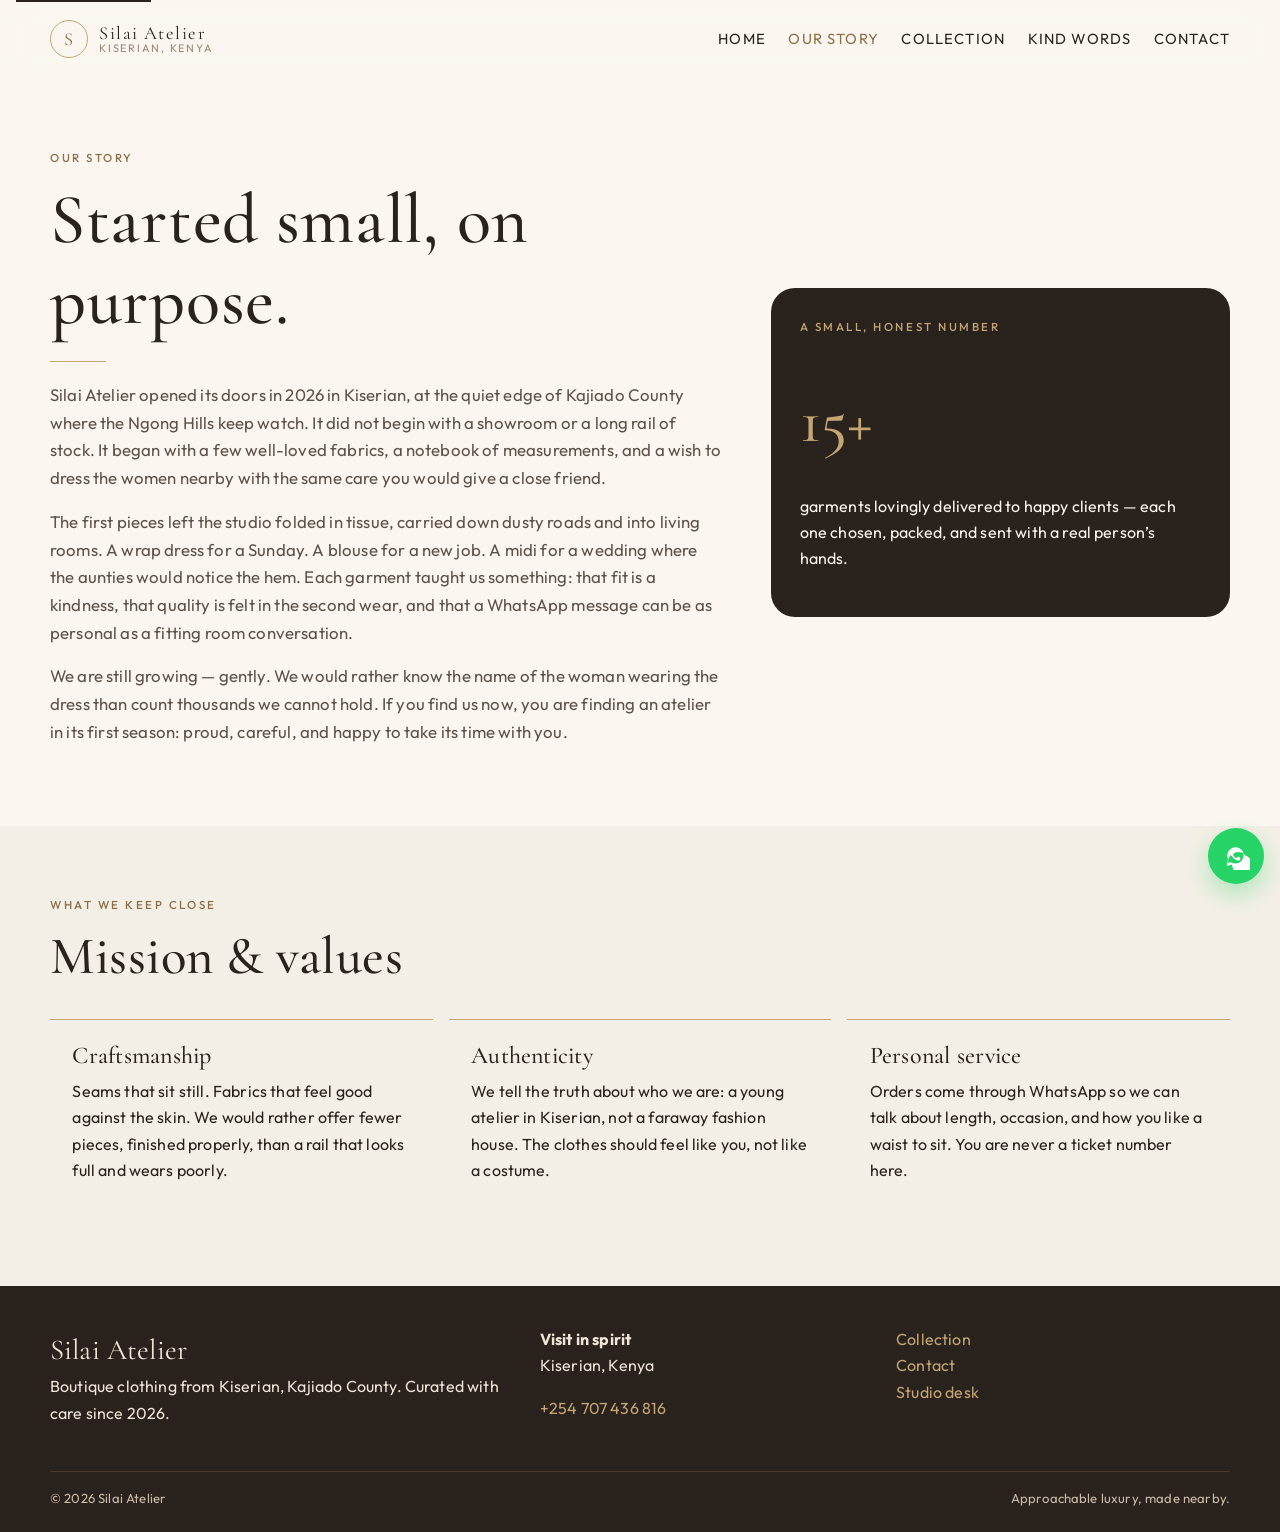
<file: about.html>
<!DOCTYPE html>
<html lang="en">
<head>
  <meta charset="UTF-8">
  <meta name="viewport" content="width=device-width, initial-scale=1">
  <meta name="description" content="The story of Silai Atelier, a young clothing studio founded in 2026 in Kiserian, Kenya.">
  <title>Our Story | Silai Atelier</title>
  <link rel="icon" href="assets/favicon.svg" type="image/svg+xml">
  <link rel="preconnect" href="https://fonts.googleapis.com">
  <link rel="preconnect" href="https://fonts.gstatic.com" crossorigin>
  <link href="https://fonts.googleapis.com/css2?family=Cormorant+Garamond:ital,wght@0,500;0,600;1,500&family=Outfit:wght@300;400;500&display=swap" rel="stylesheet">
  <link rel="stylesheet" href="css/styles.css">
</head>
<body>
  <a class="skip-link" href="#main">Skip to content</a>
  <header class="site-header">
    <div class="container header-inner">
      <a class="brand" href="index.html">
        <span class="brand-mark">S</span>
        <span class="brand-text">
          <span class="brand-name">Silai Atelier</span>
          <span class="brand-place">Kiserian, Kenya</span>
        </span>
      </a>
      <button class="nav-toggle" type="button" aria-expanded="false" aria-controls="site-nav" aria-label="Open menu">
        <span></span><span></span><span></span>
      </button>
      <nav class="site-nav" id="site-nav">
        <a href="index.html">Home</a>
        <a href="about.html" aria-current="page">Our Story</a>
        <a href="collection.html">Collection</a>
        <a href="testimonials.html">Kind Words</a>
        <a href="contact.html">Contact</a>
      </nav>
    </div>
  </header>

  <main id="main">
    <section class="section">
      <div class="container about-layout">
        <div>
          <span class="eyebrow">Our story</span>
          <h1 style="font-size:clamp(2.6rem,7vw,4.4rem)">Started small, on purpose.</h1>
          <hr class="gold-rule">
          <div class="story-copy">
            <p>Silai Atelier opened its doors in 2026 in Kiserian, at the quiet edge of Kajiado County where the Ngong Hills keep watch. It did not begin with a showroom or a long rail of stock. It began with a few well-loved fabrics, a notebook of measurements, and a wish to dress the women nearby with the same care you would give a close friend.</p>
            <p>The first pieces left the studio folded in tissue, carried down dusty roads and into living rooms. A wrap dress for a Sunday. A blouse for a new job. A midi for a wedding where the aunties would notice the hem. Each garment taught us something: that fit is a kindness, that quality is felt in the second wear, and that a WhatsApp message can be as personal as a fitting room conversation.</p>
            <p>We are still growing — gently. We would rather know the name of the woman wearing the dress than count thousands we cannot hold. If you find us now, you are finding an atelier in its first season: proud, careful, and happy to take its time with you.</p>
          </div>
        </div>
        <aside class="milestone">
          <span class="eyebrow" style="color:#c4a574">A small, honest number</span>
          <strong>15+</strong>
          <p>garments lovingly delivered to happy clients — each one chosen, packed, and sent with a real person’s hands.</p>
        </aside>
      </div>
    </section>

    <section class="section section-alt">
      <div class="container">
        <div class="section-head">
          <span class="eyebrow">What we keep close</span>
          <h2>Mission &amp; values</h2>
        </div>
        <div class="values">
          <article class="value-card">
            <h3>Craftsmanship</h3>
            <p>Seams that sit still. Fabrics that feel good against the skin. We would rather offer fewer pieces, finished properly, than a rail that looks full and wears poorly.</p>
          </article>
          <article class="value-card">
            <h3>Authenticity</h3>
            <p>We tell the truth about who we are: a young atelier in Kiserian, not a faraway fashion house. The clothes should feel like you, not like a costume.</p>
          </article>
          <article class="value-card">
            <h3>Personal service</h3>
            <p>Orders come through WhatsApp so we can talk about length, occasion, and how you like a waist to sit. You are never a ticket number here.</p>
          </article>
        </div>
      </div>
    </section>
  </main>

  <footer class="site-footer">
    <div class="container">
      <div class="footer-grid">
        <div>
          <div class="footer-brand">Silai Atelier</div>
          <p>Boutique clothing from Kiserian, Kajiado County. Curated with care since 2026.</p>
        </div>
        <div>
          <p><strong>Visit in spirit</strong><br>Kiserian, Kenya</p>
          <p><a href="https://wa.me/254707436816" target="_blank" rel="noopener">+254 707 436 816</a></p>
        </div>
        <div>
          <p><a href="collection.html">Collection</a><br><a href="contact.html">Contact</a><br><a href="admin.html">Studio desk</a></p>
        </div>
      </div>
      <div class="footer-meta">
        <span>© <span data-year></span> Silai Atelier</span>
        <span>Approachable luxury, made nearby.</span>
      </div>
    </div>
  </footer>
  <a class="wa-float" href="https://wa.me/254707436816?text=Hello%20Silai%20Atelier%2C%20I%20would%20like%20to%20enquire%20about%20a%20piece." target="_blank" rel="noopener" aria-label="Chat on WhatsApp">
    <svg viewBox="0 0 24 24" aria-hidden="true"><path d="M20 11.5A8.5 8.5 0 1 1 8.7 19.3L4 20.5l1.3-4.5A8.5 8.5 0 0 1 20 11.5zm-8.5 7a7 7 0 1 0-6.1-3.5l-.4.7-.8 2.6 2.7-.7.7-.3A7 7 0 0 0 11.5 18.5zm3.8-5.2c-.2-.1-1.2-.6-1.4-.6s-.3 0-.5.2-.5.6-.6.7-.2.2-.4.1a5.7 5.7 0 0 1-1.7-1 6.3 6.3 0 0 1-1.2-1.5c-.1-.2 0-.3.1-.4l.3-.4.2-.3a.4.4 0 0 0 0-.4l-.6-1.4c-.2-.4-.3-.3-.5-.3h-.4c-.2 0-.4.1-.6.3s-.7.7-.7 1.7.8 2 1 2.1c.1.2 1.5 2.4 3.7 3.3 1.6.6 1.9.5 2.3.5.3 0 1.1-.4 1.3-.9s.2-.8.1-.9-.2-.1-.4-.2z"/></svg>
  </a>
  <script src="js/products.js?v=2"></script>
  <script src="js/main.js?v=2"></script>
</body>
</html>
</file>
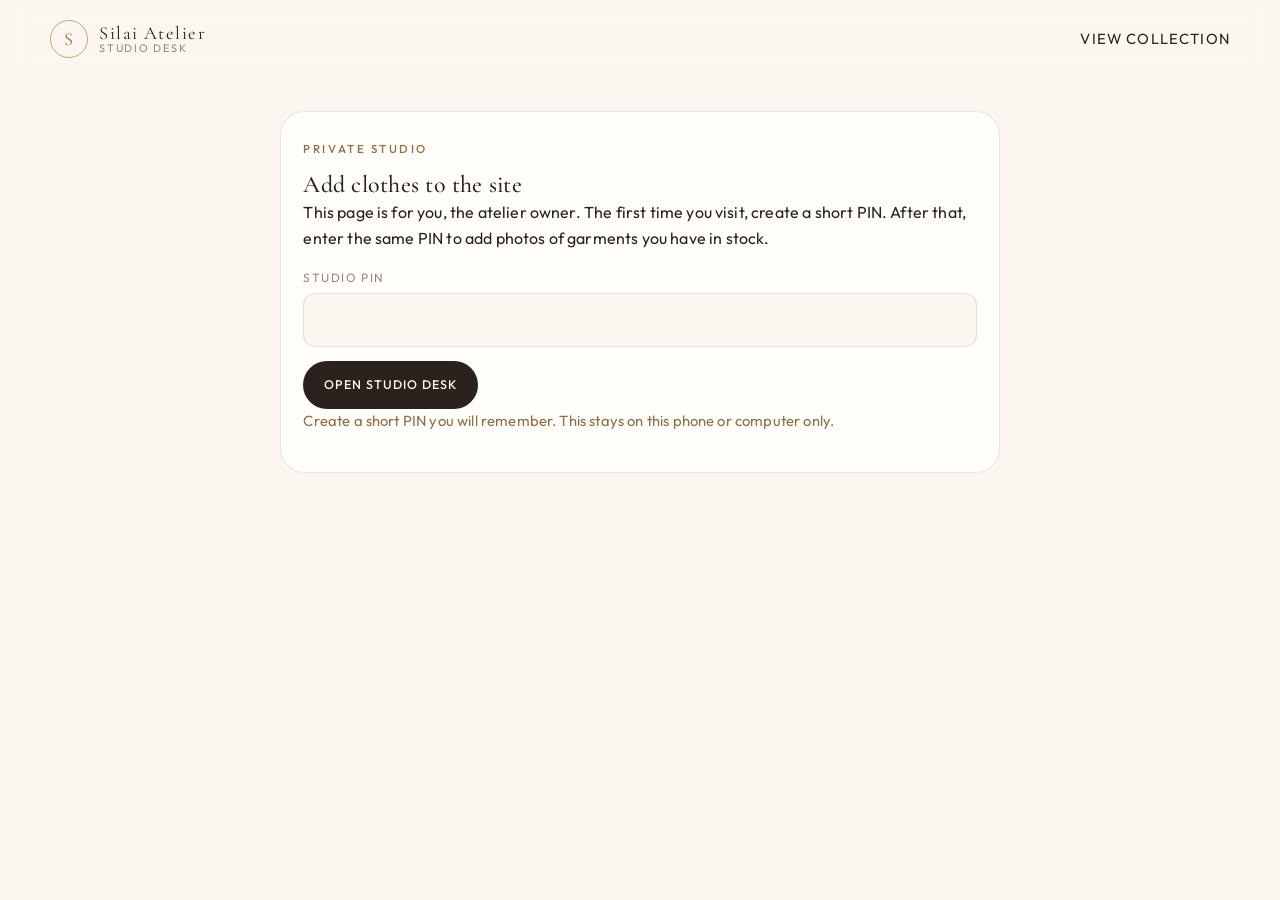
<file: admin.html>
<!DOCTYPE html>
<html lang="en">
<head>
  <meta charset="UTF-8">
  <meta name="viewport" content="width=device-width, initial-scale=1">
  <meta name="robots" content="noindex">
  <title>Studio Desk | Silai Atelier</title>
  <link rel="icon" href="assets/favicon.svg" type="image/svg+xml">
  <link rel="preconnect" href="https://fonts.googleapis.com">
  <link rel="preconnect" href="https://fonts.gstatic.com" crossorigin>
  <link href="https://fonts.googleapis.com/css2?family=Cormorant+Garamond:ital,wght@0,500;0,600;1,500&family=Outfit:wght@300;400;500&display=swap" rel="stylesheet">
  <link rel="stylesheet" href="css/styles.css">
</head>
<body>
  <header class="site-header">
    <div class="container header-inner">
      <a class="brand" href="index.html">
        <span class="brand-mark">S</span>
        <span class="brand-text">
          <span class="brand-name">Silai Atelier</span>
          <span class="brand-place">Studio desk</span>
        </span>
      </a>
      <nav class="site-nav is-open" style="position:static;display:flex;background:none;border:0;padding:0">
        <a href="collection.html">View collection</a>
      </nav>
    </div>
  </header>

  <main class="container">
    <section class="admin-lock" data-lock>
      <span class="eyebrow">Private studio</span>
      <h1>Add clothes to the site</h1>
      <p>This page is for you, the atelier owner. The first time you visit, create a short PIN. After that, enter the same PIN to add photos of garments you have in stock.</p>
      <form data-pin-form>
        <div class="form-row">
          <label for="pin">Studio PIN</label>
          <input id="pin" name="pin" type="password" minlength="4" required>
        </div>
        <button class="btn btn-primary" type="submit">Open studio desk</button>
        <p class="form-status" data-pin-hint></p>
      </form>
    </section>

    <section class="admin-wrap hidden" data-studio>
      <span class="eyebrow">New garment</span>
      <h1>Upload a piece</h1>
      <p>Choose a photo from your phone, write the name, a short description, and the price in Kenyan shillings. It will appear on the Collection page immediately on this device.</p>
      <form data-item-form>
        <div class="form-row">
          <label for="photo">Photo of the garment</label>
          <input id="photo" name="photo" type="file" accept="image/*" required>
        </div>
        <div class="preview-frame" data-preview></div>
        <div class="form-row">
          <label for="item-name">Name</label>
          <input id="item-name" name="name" placeholder="e.g. Soft linen wrap" required>
        </div>
        <div class="form-row">
          <label for="item-description">Description</label>
          <textarea id="item-description" name="description" required placeholder="Colour, fabric, when to wear it..."></textarea>
        </div>
        <div class="form-row">
          <label for="price">Price (KES)</label>
          <input id="price" name="price" type="number" min="1" step="1" required>
        </div>
        <button class="btn btn-gold" type="submit">Save to collection</button>
      </form>
      <h2 style="margin-top:2rem">Currently on the site</h2>
      <div class="admin-list" data-admin-list></div>
    </section>
  </main>

  <script src="js/products.js?v=2"></script>
  <script src="js/admin.js?v=2"></script>
</body>
</html>
</file>
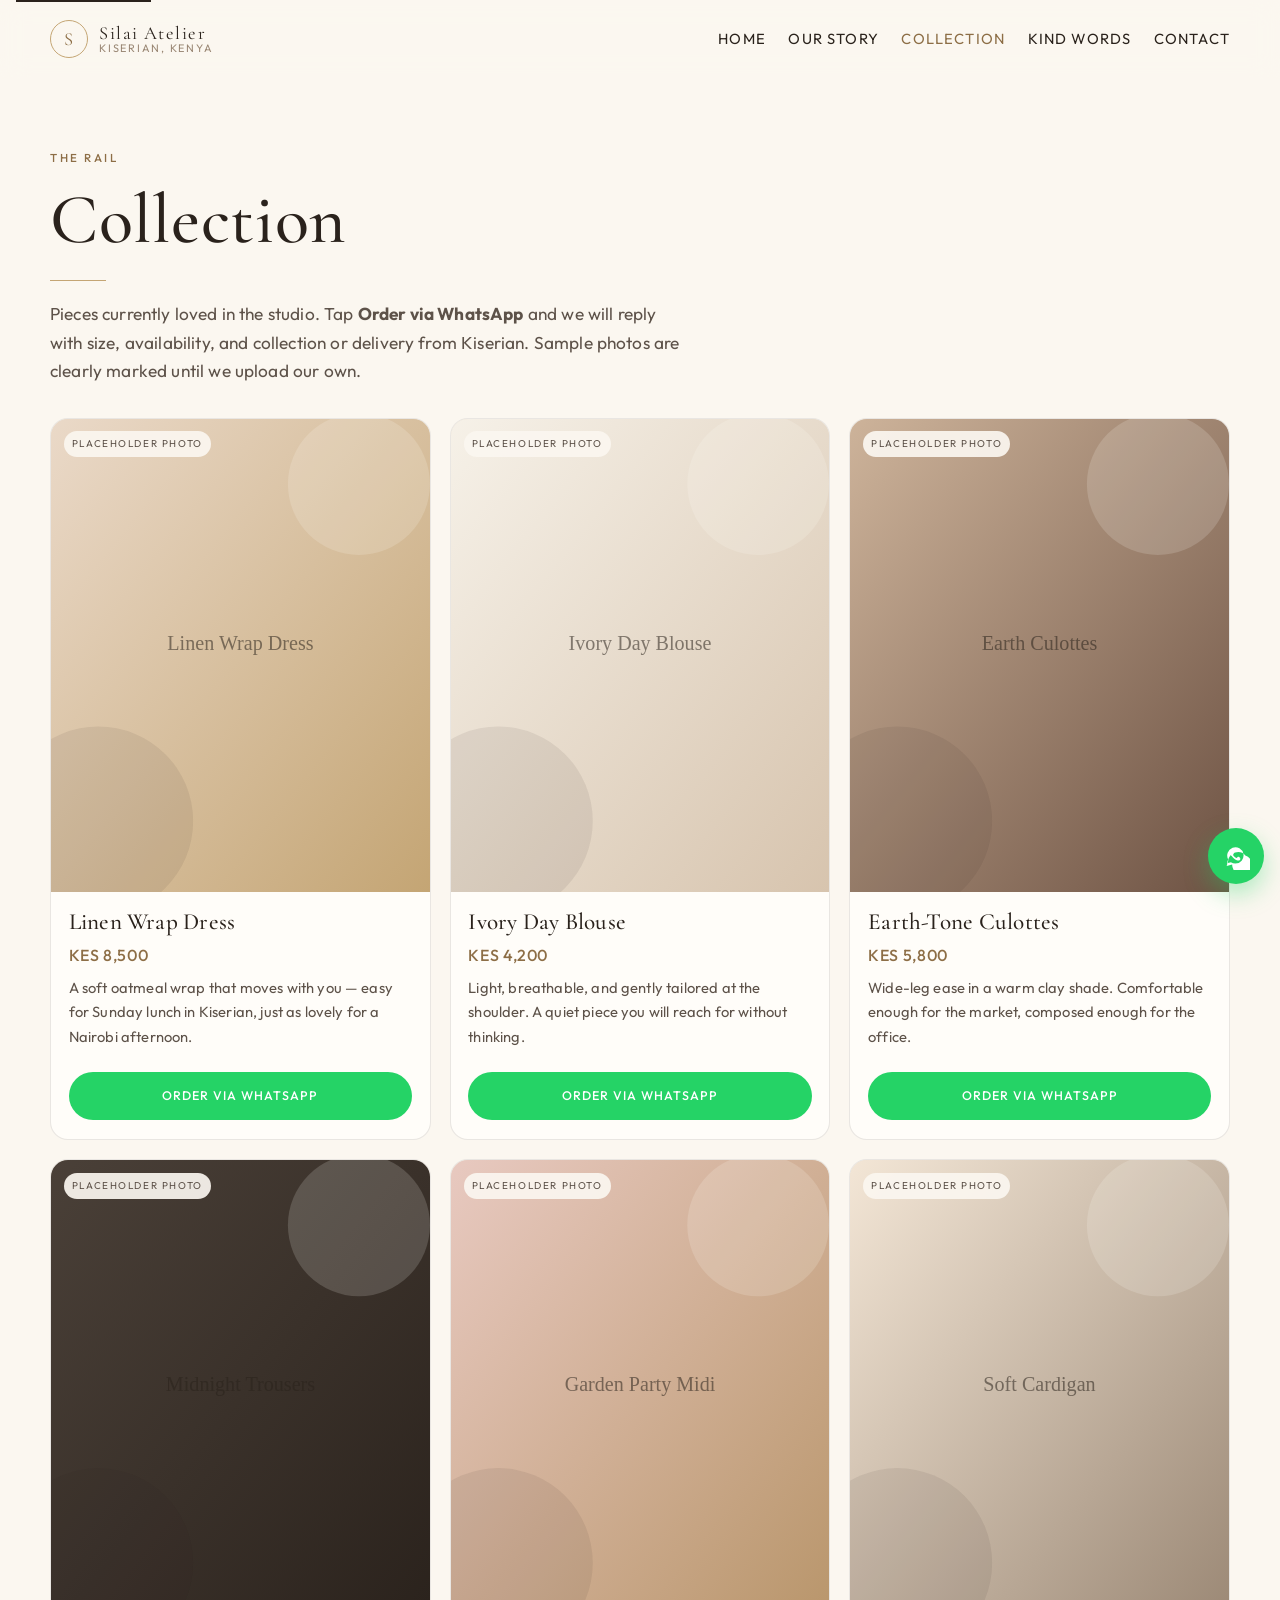
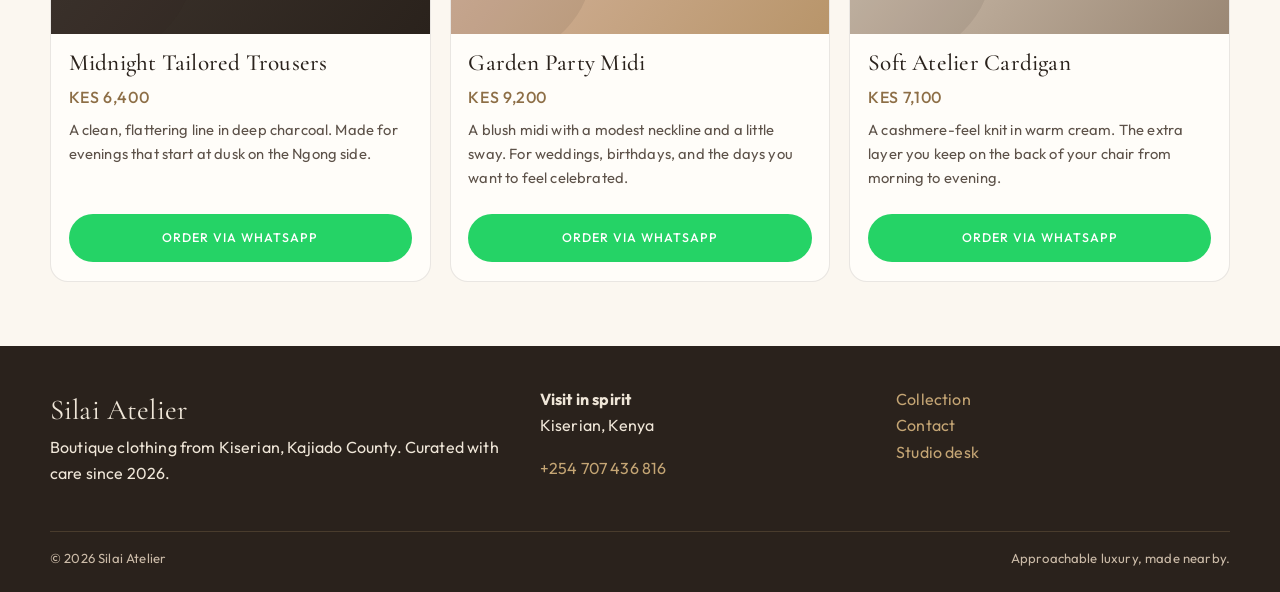
<file: collection.html>
<!DOCTYPE html>
<html lang="en">
<head>
  <meta charset="UTF-8">
  <meta name="viewport" content="width=device-width, initial-scale=1">
  <meta name="description" content="Browse the Silai Atelier collection and order pieces via WhatsApp.">
  <title>Collection | Silai Atelier</title>
  <link rel="icon" href="assets/favicon.svg" type="image/svg+xml">
  <link rel="preconnect" href="https://fonts.googleapis.com">
  <link rel="preconnect" href="https://fonts.gstatic.com" crossorigin>
  <link href="https://fonts.googleapis.com/css2?family=Cormorant+Garamond:ital,wght@0,500;0,600;1,500&family=Outfit:wght@300;400;500&display=swap" rel="stylesheet">
  <link rel="stylesheet" href="css/styles.css">
</head>
<body>
  <a class="skip-link" href="#main">Skip to content</a>
  <header class="site-header">
    <div class="container header-inner">
      <a class="brand" href="index.html">
        <span class="brand-mark">S</span>
        <span class="brand-text">
          <span class="brand-name">Silai Atelier</span>
          <span class="brand-place">Kiserian, Kenya</span>
        </span>
      </a>
      <button class="nav-toggle" type="button" aria-expanded="false" aria-controls="site-nav" aria-label="Open menu">
        <span></span><span></span><span></span>
      </button>
      <nav class="site-nav" id="site-nav">
        <a href="index.html">Home</a>
        <a href="about.html">Our Story</a>
        <a href="collection.html" aria-current="page">Collection</a>
        <a href="testimonials.html">Kind Words</a>
        <a href="contact.html">Contact</a>
      </nav>
    </div>
  </header>

  <main id="main" class="section">
    <div class="container">
      <div class="section-head">
        <span class="eyebrow">The rail</span>
        <h1 style="font-size:clamp(2.6rem,7vw,4.4rem)">Collection</h1>
        <hr class="gold-rule">
        <p class="lede">Pieces currently loved in the studio. Tap <strong>Order via WhatsApp</strong> and we will reply with size, availability, and collection or delivery from Kiserian. Sample photos are clearly marked until we upload our own.</p>
      </div>
      <div class="product-grid" data-collection></div>
    </div>
  </main>

  <footer class="site-footer">
    <div class="container">
      <div class="footer-grid">
        <div>
          <div class="footer-brand">Silai Atelier</div>
          <p>Boutique clothing from Kiserian, Kajiado County. Curated with care since 2026.</p>
        </div>
        <div>
          <p><strong>Visit in spirit</strong><br>Kiserian, Kenya</p>
          <p><a href="https://wa.me/254707436816" target="_blank" rel="noopener">+254 707 436 816</a></p>
        </div>
        <div>
          <p><a href="collection.html">Collection</a><br><a href="contact.html">Contact</a><br><a href="admin.html">Studio desk</a></p>
        </div>
      </div>
      <div class="footer-meta">
        <span>© <span data-year></span> Silai Atelier</span>
        <span>Approachable luxury, made nearby.</span>
      </div>
    </div>
  </footer>
  <a class="wa-float" href="https://wa.me/254707436816?text=Hello%20Silai%20Atelier%2C%20I%20would%20like%20to%20enquire%20about%20a%20piece." target="_blank" rel="noopener" aria-label="Chat on WhatsApp">
    <svg viewBox="0 0 24 24" aria-hidden="true"><path d="M20 11.5A8.5 8.5 0 1 1 8.7 19.3L4 20.5l1.3-4.5A8.5 8.5 0 0 1 20 11.5zm-8.5 7a7 7 0 1 0-6.1-3.5l-.4.7-.8 2.6 2.7-.7.7-.3A7 7 0 0 0 11.5 18.5zm3.8-5.2c-.2-.1-1.2-.6-1.4-.6s-.3 0-.5.2-.5.6-.6.7-.2.2-.4.1a5.7 5.7 0 0 1-1.7-1 6.3 6.3 0 0 1-1.2-1.5c-.1-.2 0-.3.1-.4l.3-.4.2-.3a.4.4 0 0 0 0-.4l-.6-1.4c-.2-.4-.3-.3-.5-.3h-.4c-.2 0-.4.1-.6.3s-.7.7-.7 1.7.8 2 1 2.1c.1.2 1.5 2.4 3.7 3.3 1.6.6 1.9.5 2.3.5.3 0 1.1-.4 1.3-.9s.2-.8.1-.9-.2-.1-.4-.2z"/></svg>
  </a>
  <script src="js/products.js?v=2"></script>
  <script src="js/main.js?v=2"></script>
</body>
</html>
</file>
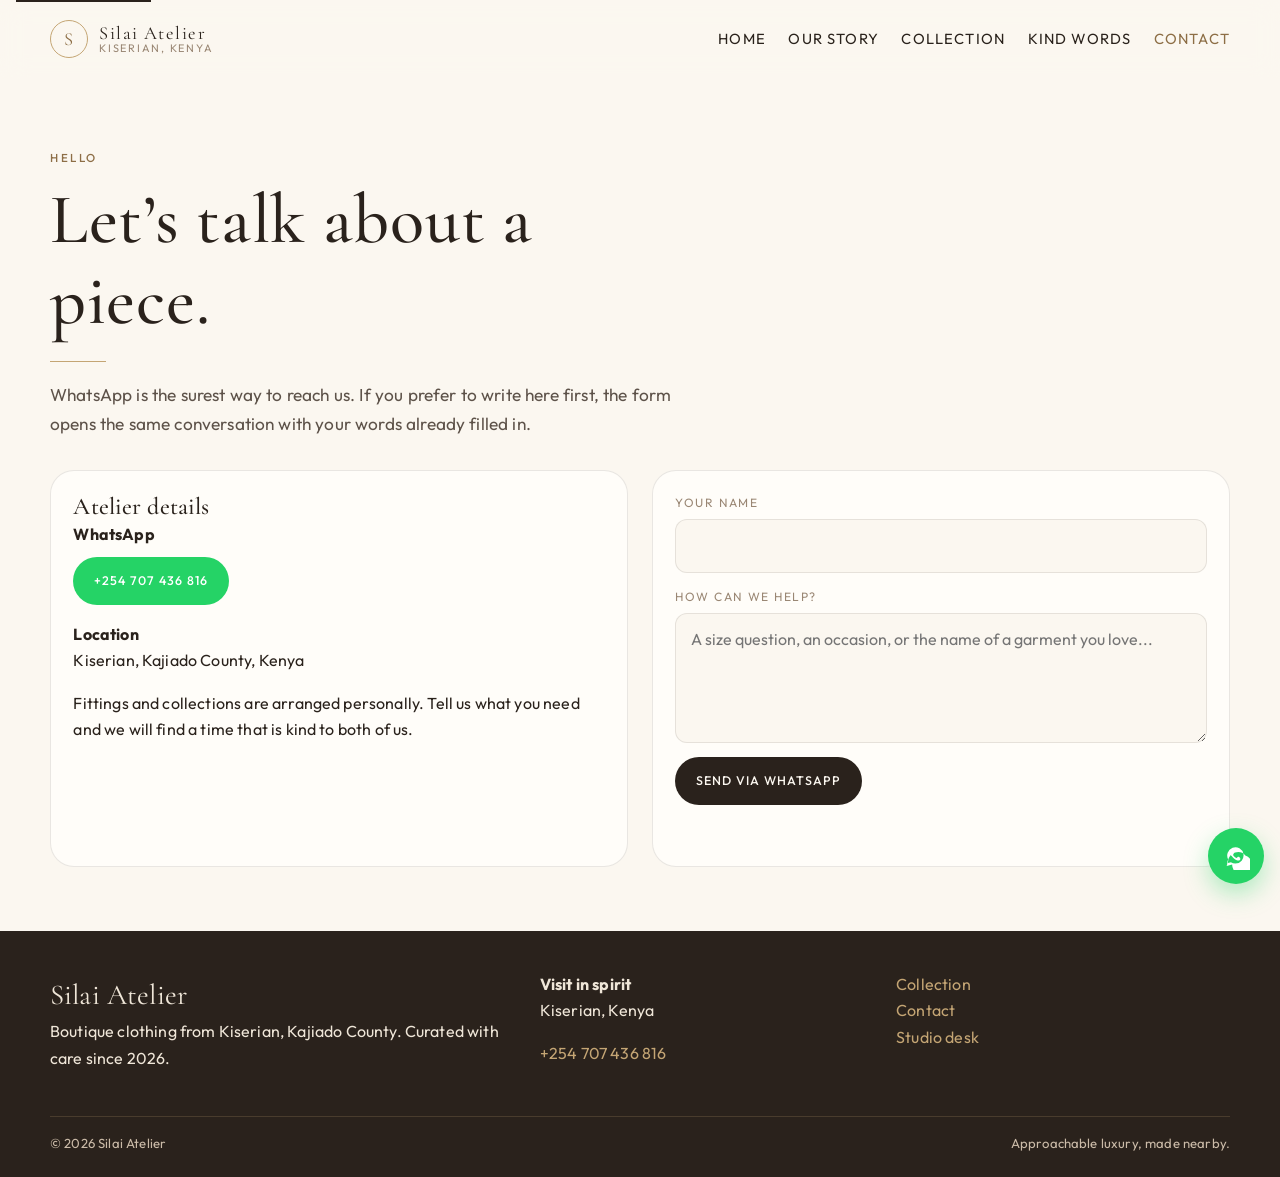
<file: contact.html>
<!DOCTYPE html>
<html lang="en">
<head>
  <meta charset="UTF-8">
  <meta name="viewport" content="width=device-width, initial-scale=1">
  <meta name="description" content="Contact Silai Atelier in Kiserian, Kenya by WhatsApp or message form.">
  <title>Contact | Silai Atelier</title>
  <link rel="icon" href="assets/favicon.svg" type="image/svg+xml">
  <link rel="preconnect" href="https://fonts.googleapis.com">
  <link rel="preconnect" href="https://fonts.gstatic.com" crossorigin>
  <link href="https://fonts.googleapis.com/css2?family=Cormorant+Garamond:ital,wght@0,500;0,600;1,500&family=Outfit:wght@300;400;500&display=swap" rel="stylesheet">
  <link rel="stylesheet" href="css/styles.css">
</head>
<body>
  <a class="skip-link" href="#main">Skip to content</a>
  <header class="site-header">
    <div class="container header-inner">
      <a class="brand" href="index.html">
        <span class="brand-mark">S</span>
        <span class="brand-text">
          <span class="brand-name">Silai Atelier</span>
          <span class="brand-place">Kiserian, Kenya</span>
        </span>
      </a>
      <button class="nav-toggle" type="button" aria-expanded="false" aria-controls="site-nav" aria-label="Open menu">
        <span></span><span></span><span></span>
      </button>
      <nav class="site-nav" id="site-nav">
        <a href="index.html">Home</a>
        <a href="about.html">Our Story</a>
        <a href="collection.html">Collection</a>
        <a href="testimonials.html">Kind Words</a>
        <a href="contact.html" aria-current="page">Contact</a>
      </nav>
    </div>
  </header>

  <main id="main" class="section">
    <div class="container">
      <div class="section-head">
        <span class="eyebrow">Hello</span>
        <h1 style="font-size:clamp(2.6rem,7vw,4.4rem)">Let’s talk about a piece.</h1>
        <hr class="gold-rule">
        <p class="lede">WhatsApp is the surest way to reach us. If you prefer to write here first, the form opens the same conversation with your words already filled in.</p>
      </div>
      <div class="contact-grid">
        <aside class="contact-panel">
          <h2>Atelier details</h2>
          <p><strong>WhatsApp</strong><br>
            <a class="btn btn-wa" style="margin-top:0.6rem" href="https://wa.me/254707436816?text=Hello%20Silai%20Atelier%2C%20I%20would%20like%20to%20enquire%20about%20a%20piece." target="_blank" rel="noopener">+254 707 436 816</a>
          </p>
          <p><strong>Location</strong><br>Kiserian, Kajiado County, Kenya</p>
          <p>Fittings and collections are arranged personally. Tell us what you need and we will find a time that is kind to both of us.</p>
        </aside>
        <form class="form-card" data-contact-form>
          <div class="form-row">
            <label for="name">Your name</label>
            <input id="name" name="name" autocomplete="name" required>
          </div>
          <div class="form-row">
            <label for="message">How can we help?</label>
            <textarea id="message" name="message" required placeholder="A size question, an occasion, or the name of a garment you love..."></textarea>
          </div>
          <button class="btn btn-primary" type="submit">Send via WhatsApp</button>
          <p class="form-status" data-form-status></p>
        </form>
      </div>
    </div>
  </main>

  <footer class="site-footer">
    <div class="container">
      <div class="footer-grid">
        <div>
          <div class="footer-brand">Silai Atelier</div>
          <p>Boutique clothing from Kiserian, Kajiado County. Curated with care since 2026.</p>
        </div>
        <div>
          <p><strong>Visit in spirit</strong><br>Kiserian, Kenya</p>
          <p><a href="https://wa.me/254707436816" target="_blank" rel="noopener">+254 707 436 816</a></p>
        </div>
        <div>
          <p><a href="collection.html">Collection</a><br><a href="contact.html">Contact</a><br><a href="admin.html">Studio desk</a></p>
        </div>
      </div>
      <div class="footer-meta">
        <span>© <span data-year></span> Silai Atelier</span>
        <span>Approachable luxury, made nearby.</span>
      </div>
    </div>
  </footer>
  <a class="wa-float" href="https://wa.me/254707436816?text=Hello%20Silai%20Atelier%2C%20I%20would%20like%20to%20enquire%20about%20a%20piece." target="_blank" rel="noopener" aria-label="Chat on WhatsApp">
    <svg viewBox="0 0 24 24" aria-hidden="true"><path d="M20 11.5A8.5 8.5 0 1 1 8.7 19.3L4 20.5l1.3-4.5A8.5 8.5 0 0 1 20 11.5zm-8.5 7a7 7 0 1 0-6.1-3.5l-.4.7-.8 2.6 2.7-.7.7-.3A7 7 0 0 0 11.5 18.5zm3.8-5.2c-.2-.1-1.2-.6-1.4-.6s-.3 0-.5.2-.5.6-.6.7-.2.2-.4.1a5.7 5.7 0 0 1-1.7-1 6.3 6.3 0 0 1-1.2-1.5c-.1-.2 0-.3.1-.4l.3-.4.2-.3a.4.4 0 0 0 0-.4l-.6-1.4c-.2-.4-.3-.3-.5-.3h-.4c-.2 0-.4.1-.6.3s-.7.7-.7 1.7.8 2 1 2.1c.1.2 1.5 2.4 3.7 3.3 1.6.6 1.9.5 2.3.5.3 0 1.1-.4 1.3-.9s.2-.8.1-.9-.2-.1-.4-.2z"/></svg>
  </a>
  <script src="js/products.js?v=2"></script>
  <script src="js/main.js?v=2"></script>
</body>
</html>
</file>
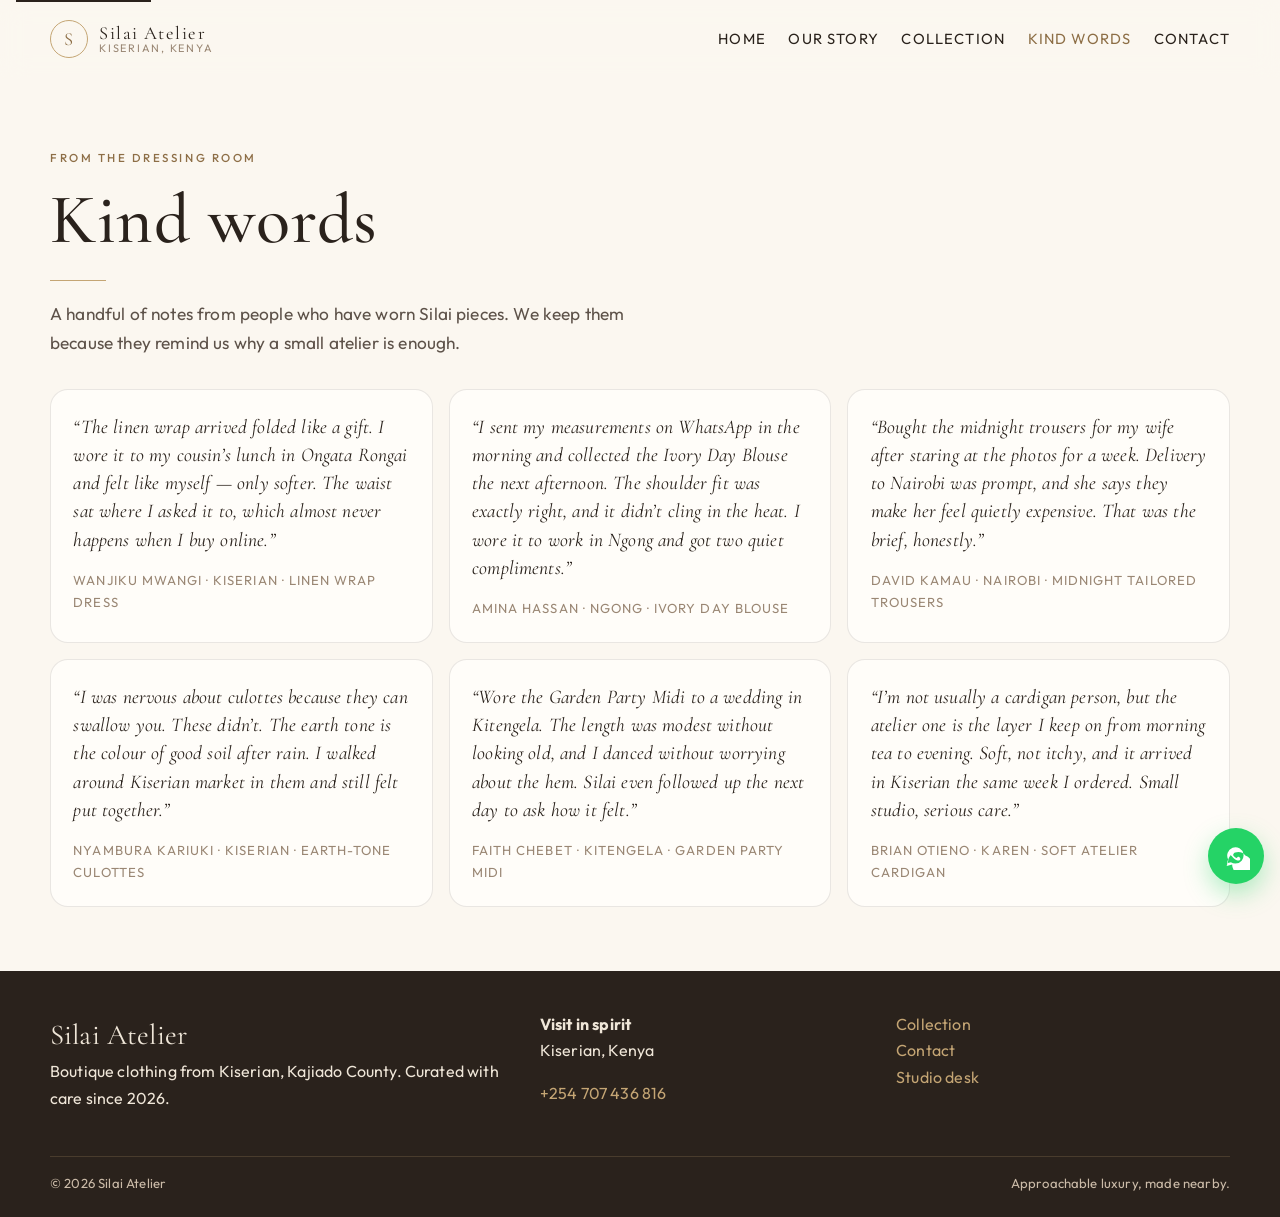
<file: testimonials.html>
<!DOCTYPE html>
<html lang="en">
<head>
  <meta charset="UTF-8">
  <meta name="viewport" content="width=device-width, initial-scale=1">
  <meta name="description" content="Kind words from Silai Atelier clients in Kenya.">
  <title>Kind Words | Silai Atelier</title>
  <link rel="icon" href="assets/favicon.svg" type="image/svg+xml">
  <link rel="preconnect" href="https://fonts.googleapis.com">
  <link rel="preconnect" href="https://fonts.gstatic.com" crossorigin>
  <link href="https://fonts.googleapis.com/css2?family=Cormorant+Garamond:ital,wght@0,500;0,600;1,500&family=Outfit:wght@300;400;500&display=swap" rel="stylesheet">
  <link rel="stylesheet" href="css/styles.css">
</head>
<body>
  <a class="skip-link" href="#main">Skip to content</a>
  <header class="site-header">
    <div class="container header-inner">
      <a class="brand" href="index.html">
        <span class="brand-mark">S</span>
        <span class="brand-text">
          <span class="brand-name">Silai Atelier</span>
          <span class="brand-place">Kiserian, Kenya</span>
        </span>
      </a>
      <button class="nav-toggle" type="button" aria-expanded="false" aria-controls="site-nav" aria-label="Open menu">
        <span></span><span></span><span></span>
      </button>
      <nav class="site-nav" id="site-nav">
        <a href="index.html">Home</a>
        <a href="about.html">Our Story</a>
        <a href="collection.html">Collection</a>
        <a href="testimonials.html" aria-current="page">Kind Words</a>
        <a href="contact.html">Contact</a>
      </nav>
    </div>
  </header>

  <main id="main" class="section">
    <div class="container">
      <div class="section-head">
        <span class="eyebrow">From the dressing room</span>
        <h1 style="font-size:clamp(2.6rem,7vw,4.4rem)">Kind words</h1>
        <hr class="gold-rule">
        <p class="lede">A handful of notes from people who have worn Silai pieces. We keep them because they remind us why a small atelier is enough.</p>
      </div>
      <div class="testimonial-strip">
        <article class="quote-card">
          <blockquote>“The linen wrap arrived folded like a gift. I wore it to my cousin’s lunch in Ongata Rongai and felt like myself — only softer. The waist sat where I asked it to, which almost never happens when I buy online.”</blockquote>
          <div class="quote-meta">Wanjiku Mwangi · Kiserian · Linen Wrap Dress</div>
        </article>
        <article class="quote-card">
          <blockquote>“I sent my measurements on WhatsApp in the morning and collected the Ivory Day Blouse the next afternoon. The shoulder fit was exactly right, and it didn’t cling in the heat. I wore it to work in Ngong and got two quiet compliments.”</blockquote>
          <div class="quote-meta">Amina Hassan · Ngong · Ivory Day Blouse</div>
        </article>
        <article class="quote-card">
          <blockquote>“Bought the midnight trousers for my wife after staring at the photos for a week. Delivery to Nairobi was prompt, and she says they make her feel quietly expensive. That was the brief, honestly.”</blockquote>
          <div class="quote-meta">David Kamau · Nairobi · Midnight Tailored Trousers</div>
        </article>
        <article class="quote-card">
          <blockquote>“I was nervous about culottes because they can swallow you. These didn’t. The earth tone is the colour of good soil after rain. I walked around Kiserian market in them and still felt put together.”</blockquote>
          <div class="quote-meta">Nyambura Kariuki · Kiserian · Earth-Tone Culottes</div>
        </article>
        <article class="quote-card">
          <blockquote>“Wore the Garden Party Midi to a wedding in Kitengela. The length was modest without looking old, and I danced without worrying about the hem. Silai even followed up the next day to ask how it felt.”</blockquote>
          <div class="quote-meta">Faith Chebet · Kitengela · Garden Party Midi</div>
        </article>
        <article class="quote-card">
          <blockquote>“I’m not usually a cardigan person, but the atelier one is the layer I keep on from morning tea to evening. Soft, not itchy, and it arrived in Kiserian the same week I ordered. Small studio, serious care.”</blockquote>
          <div class="quote-meta">Brian Otieno · Karen · Soft Atelier Cardigan</div>
        </article>
      </div>
    </div>
  </main>

  <footer class="site-footer">
    <div class="container">
      <div class="footer-grid">
        <div>
          <div class="footer-brand">Silai Atelier</div>
          <p>Boutique clothing from Kiserian, Kajiado County. Curated with care since 2026.</p>
        </div>
        <div>
          <p><strong>Visit in spirit</strong><br>Kiserian, Kenya</p>
          <p><a href="https://wa.me/254707436816" target="_blank" rel="noopener">+254 707 436 816</a></p>
        </div>
        <div>
          <p><a href="collection.html">Collection</a><br><a href="contact.html">Contact</a><br><a href="admin.html">Studio desk</a></p>
        </div>
      </div>
      <div class="footer-meta">
        <span>© <span data-year></span> Silai Atelier</span>
        <span>Approachable luxury, made nearby.</span>
      </div>
    </div>
  </footer>
  <a class="wa-float" href="https://wa.me/254707436816?text=Hello%20Silai%20Atelier%2C%20I%20would%20like%20to%20enquire%20about%20a%20piece." target="_blank" rel="noopener" aria-label="Chat on WhatsApp">
    <svg viewBox="0 0 24 24" aria-hidden="true"><path d="M20 11.5A8.5 8.5 0 1 1 8.7 19.3L4 20.5l1.3-4.5A8.5 8.5 0 0 1 20 11.5zm-8.5 7a7 7 0 1 0-6.1-3.5l-.4.7-.8 2.6 2.7-.7.7-.3A7 7 0 0 0 11.5 18.5zm3.8-5.2c-.2-.1-1.2-.6-1.4-.6s-.3 0-.5.2-.5.6-.6.7-.2.2-.4.1a5.7 5.7 0 0 1-1.7-1 6.3 6.3 0 0 1-1.2-1.5c-.1-.2 0-.3.1-.4l.3-.4.2-.3a.4.4 0 0 0 0-.4l-.6-1.4c-.2-.4-.3-.3-.5-.3h-.4c-.2 0-.4.1-.6.3s-.7.7-.7 1.7.8 2 1 2.1c.1.2 1.5 2.4 3.7 3.3 1.6.6 1.9.5 2.3.5.3 0 1.1-.4 1.3-.9s.2-.8.1-.9-.2-.1-.4-.2z"/></svg>
  </a>
  <script src="js/products.js?v=2"></script>
  <script src="js/main.js?v=2"></script>
</body>
</html>
</file>
<file: css/styles.css>
:root {
  --cream: #f4efe6;
  --ivory: #fbf7f0;
  --paper: #fffdf9;
  --ink: #2a221c;
  --ink-soft: #5d5249;
  --taupe: #9a8774;
  --gold: #c4a574;
  --gold-deep: #8d6e46;
  --earth: #6e5344;
  --blush: #ead9c8;
  --line: rgba(42, 34, 28, 0.1);
  --shadow: 0 18px 50px rgba(42, 34, 28, 0.08);
  --radius: 18px;
  --serif: "Cormorant Garamond", "Times New Roman", serif;
  --sans: "Outfit", "Segoe UI", sans-serif;
  --max: 1180px;
  --header-h: 78px;
  --wa: #25d366;
}

*,
*::before,
*::after {
  box-sizing: border-box;
}

html {
  scroll-behavior: smooth;
}

body {
  margin: 0;
  color: var(--ink);
  background: var(--ivory);
  font-family: var(--sans);
  font-weight: 400;
  line-height: 1.65;
  letter-spacing: 0.01em;
}

img {
  max-width: 100%;
  display: block;
}

a {
  color: inherit;
  text-decoration: none;
}

h1,
h2,
h3,
h4 {
  font-family: var(--serif);
  font-weight: 500;
  line-height: 1.15;
  letter-spacing: 0.01em;
  margin: 0;
}

p {
  margin: 0 0 1rem;
}

button,
input,
textarea,
select {
  font: inherit;
}

.skip-link {
  position: absolute;
  left: 1rem;
  top: -40px;
  background: var(--ink);
  color: var(--ivory);
  padding: 0.5rem 0.8rem;
  z-index: 100;
}

.skip-link:focus {
  top: 1rem;
}

.container {
  width: min(var(--max), calc(100% - 2rem));
  margin-inline: auto;
}

.eyebrow {
  display: inline-block;
  font-size: 0.72rem;
  letter-spacing: 0.22em;
  text-transform: uppercase;
  color: var(--gold-deep);
  font-weight: 500;
  margin-bottom: 0.8rem;
}

.lede {
  font-size: 1.08rem;
  color: var(--ink-soft);
  max-width: 42rem;
}

.gold-rule {
  width: 56px;
  height: 1px;
  background: var(--gold);
  border: 0;
  margin: 1.2rem 0;
}

.site-header {
  position: sticky;
  top: 0;
  z-index: 40;
  background: rgba(251, 247, 240, 0.88);
  backdrop-filter: blur(14px);
  border-bottom: 1px solid transparent;
  transition: border-color 0.2s ease, box-shadow 0.2s ease;
}

.site-header.is-scrolled {
  border-bottom-color: var(--line);
  box-shadow: 0 8px 24px rgba(42, 34, 28, 0.04);
}

.header-inner {
  min-height: var(--header-h);
  display: flex;
  align-items: center;
  justify-content: space-between;
  gap: 1rem;
}

.brand {
  display: flex;
  align-items: center;
  gap: 0.7rem;
}

.brand-mark {
  width: 38px;
  height: 38px;
  border: 1px solid var(--gold);
  border-radius: 50%;
  display: grid;
  place-items: center;
  font-family: var(--serif);
  font-size: 1.15rem;
  color: var(--gold-deep);
}

.brand-text {
  display: flex;
  flex-direction: column;
  line-height: 1.1;
}

.brand-name {
  font-family: var(--serif);
  font-size: 1.15rem;
  letter-spacing: 0.08em;
}

.brand-place {
  font-size: 0.68rem;
  letter-spacing: 0.16em;
  text-transform: uppercase;
  color: var(--taupe);
}

.nav-toggle {
  display: inline-flex;
  flex-direction: column;
  gap: 5px;
  background: none;
  border: 0;
  padding: 0.4rem;
  cursor: pointer;
}

.nav-toggle span {
  display: block;
  width: 22px;
  height: 1.5px;
  background: var(--ink);
}

.site-nav {
  display: none;
}

.site-nav.is-open {
  display: block;
  position: absolute;
  left: 0;
  right: 0;
  top: var(--header-h);
  background: var(--paper);
  border-bottom: 1px solid var(--line);
  padding: 0.6rem 1rem 1.2rem;
}

.site-nav a {
  display: block;
  padding: 0.7rem 0.2rem;
  font-size: 0.92rem;
  letter-spacing: 0.08em;
  text-transform: uppercase;
}

.site-nav a[aria-current="page"] {
  color: var(--gold-deep);
}

.btn {
  display: inline-flex;
  align-items: center;
  justify-content: center;
  gap: 0.5rem;
  min-height: 48px;
  padding: 0.7rem 1.25rem;
  border-radius: 999px;
  border: 1px solid transparent;
  cursor: pointer;
  letter-spacing: 0.08em;
  text-transform: uppercase;
  font-size: 0.78rem;
  font-weight: 500;
  transition: transform 0.15s ease, background 0.15s ease, color 0.15s ease;
}

.btn:hover {
  transform: translateY(-1px);
}

.btn-primary {
  background: var(--ink);
  color: var(--ivory);
}

.btn-gold {
  background: var(--gold-deep);
  color: var(--ivory);
}

.btn-ghost {
  background: transparent;
  border-color: var(--ink);
  color: var(--ink);
}

.btn-wa {
  background: var(--wa);
  color: #fff;
}

.hero p {
  display: flex;
  flex-wrap: wrap;
  gap: 0.7rem;
}

.hero {
  padding: 2.2rem 0 3.5rem;
}

.hero-grid {
  display: grid;
  gap: 1.5rem;
}

.hero h1 {
  font-size: clamp(3rem, 12vw, 6.4rem);
  font-weight: 500;
}

.hero .tagline {
  font-family: var(--serif);
  font-style: italic;
  font-size: clamp(1.2rem, 3vw, 1.7rem);
  color: var(--earth);
  margin: 0.4rem 0 1.2rem;
}

.hero-visual {
  position: relative;
  min-height: 420px;
  border-radius: 28px;
  overflow: hidden;
  background:
    linear-gradient(160deg, rgba(42, 34, 28, 0.18), rgba(141, 110, 70, 0.12)),
    radial-gradient(circle at 30% 20%, #ead9c8 0%, #d7c4ae 38%, #8d6e46 100%);
  box-shadow: var(--shadow);
}

.hero-visual::after {
  content: "Atelier photograph placeholder";
  position: absolute;
  left: 1.1rem;
  bottom: 1.1rem;
  padding: 0.35rem 0.65rem;
  background: rgba(251, 247, 240, 0.9);
  font-size: 0.68rem;
  letter-spacing: 0.16em;
  text-transform: uppercase;
  color: var(--ink-soft);
}

.hero-visual-copy {
  position: absolute;
  inset: 0;
  display: grid;
  place-items: center;
  text-align: center;
  color: var(--paper);
  padding: 2rem;
}

.hero-visual-copy span {
  font-family: var(--serif);
  font-size: clamp(2.4rem, 8vw, 4.2rem);
  letter-spacing: 0.12em;
}

.section {
  padding: 4rem 0;
}

.section-alt {
  background: var(--cream);
}

.section-head {
  max-width: 40rem;
  margin-bottom: 2rem;
}

.section-head h2 {
  font-size: clamp(2.1rem, 5vw, 3.3rem);
}

.product-grid {
  display: grid;
  gap: 1.2rem;
}

.product-card {
  background: var(--paper);
  border-radius: var(--radius);
  overflow: hidden;
  border: 1px solid var(--line);
  display: flex;
  flex-direction: column;
}

.product-media {
  position: relative;
  aspect-ratio: 4 / 5;
  background: #e7dccd;
}

.product-media img {
  width: 100%;
  height: 100%;
  object-fit: cover;
}

.placeholder-badge {
  position: absolute;
  top: 0.8rem;
  left: 0.8rem;
  background: rgba(251, 247, 240, 0.92);
  color: var(--ink-soft);
  font-size: 0.62rem;
  letter-spacing: 0.16em;
  text-transform: uppercase;
  padding: 0.28rem 0.5rem;
  border-radius: 999px;
}

.product-body {
  padding: 1.05rem 1.1rem 1.2rem;
  display: flex;
  flex-direction: column;
  gap: 0.45rem;
  flex: 1;
}

.product-body h3 {
  font-size: 1.45rem;
}

.price {
  color: var(--gold-deep);
  font-weight: 500;
  letter-spacing: 0.04em;
}

.product-body p {
  color: var(--ink-soft);
  font-size: 0.92rem;
  flex: 1;
}

.testimonial-strip {
  display: grid;
  gap: 1rem;
}

.quote-card {
  background: var(--paper);
  border-radius: var(--radius);
  padding: 1.4rem;
  border: 1px solid var(--line);
}

.quote-card blockquote {
  margin: 0 0 1rem;
  font-family: var(--serif);
  font-size: 1.22rem;
  font-style: italic;
  line-height: 1.45;
}

.quote-meta {
  font-size: 0.82rem;
  letter-spacing: 0.08em;
  text-transform: uppercase;
  color: var(--taupe);
}

.values {
  display: grid;
  gap: 1rem;
}

.value-card {
  padding: 1.4rem;
  border-top: 1px solid var(--gold);
}

.value-card h3 {
  font-size: 1.5rem;
  margin-bottom: 0.5rem;
}

.milestone {
  display: grid;
  gap: 1.2rem;
  padding: 1.8rem;
  background: var(--ink);
  color: var(--ivory);
  border-radius: 24px;
}

.milestone strong {
  font-family: var(--serif);
  font-size: clamp(2.4rem, 8vw, 4rem);
  font-weight: 500;
  color: var(--gold);
}

.story-copy {
  max-width: 42rem;
}

.story-copy p {
  font-size: 1.05rem;
  color: var(--ink-soft);
}

.contact-grid {
  display: grid;
  gap: 1.5rem;
}

.contact-panel,
.form-card {
  background: var(--paper);
  border: 1px solid var(--line);
  border-radius: 24px;
  padding: 1.4rem;
}

.form-row {
  display: grid;
  gap: 0.35rem;
  margin-bottom: 0.9rem;
}

.form-row label {
  font-size: 0.75rem;
  letter-spacing: 0.12em;
  text-transform: uppercase;
  color: var(--taupe);
}

.form-row input,
.form-row textarea {
  width: 100%;
  border: 1px solid var(--line);
  background: var(--ivory);
  border-radius: 12px;
  padding: 0.8rem 0.9rem;
  color: var(--ink);
}

.form-row textarea {
  min-height: 130px;
  resize: vertical;
}

.form-status {
  min-height: 1.4rem;
  color: var(--gold-deep);
  font-size: 0.92rem;
}

.site-footer {
  background: var(--ink);
  color: #efe6d8;
  padding: 2.5rem 0 1.4rem;
}

.footer-grid {
  display: grid;
  gap: 1.4rem;
}

.footer-brand {
  font-family: var(--serif);
  font-size: 1.8rem;
}

.site-footer a {
  color: var(--gold);
}

.footer-meta {
  margin-top: 1.8rem;
  padding-top: 1rem;
  border-top: 1px solid rgba(196, 165, 116, 0.2);
  font-size: 0.82rem;
  color: #cbbba8;
  display: flex;
  justify-content: space-between;
  gap: 1rem;
  flex-wrap: wrap;
}

.wa-float {
  position: fixed;
  right: 1rem;
  bottom: 1rem;
  z-index: 50;
  width: 56px;
  height: 56px;
  border-radius: 50%;
  background: var(--wa);
  color: #fff;
  display: grid;
  place-items: center;
  box-shadow: 0 10px 24px rgba(37, 211, 102, 0.35);
}

.wa-float svg {
  width: 28px;
  height: 28px;
  fill: currentColor;
}

.admin-lock,
.admin-wrap {
  max-width: 720px;
  margin: 2rem auto 4rem;
  background: var(--paper);
  border: 1px solid var(--line);
  border-radius: 24px;
  padding: 1.4rem;
}

.admin-list {
  display: grid;
  gap: 0.8rem;
  margin-top: 1.5rem;
}

.admin-item {
  display: grid;
  grid-template-columns: 72px 1fr auto;
  gap: 0.8rem;
  align-items: center;
  border: 1px solid var(--line);
  border-radius: 14px;
  padding: 0.6rem;
}

.admin-item img {
  width: 72px;
  height: 88px;
  object-fit: cover;
  border-radius: 10px;
}

.preview-frame {
  margin: 0.6rem 0 1rem;
  width: 160px;
  aspect-ratio: 4 / 5;
  border-radius: 12px;
  overflow: hidden;
  background: var(--blush);
}

.preview-frame img {
  width: 100%;
  height: 100%;
  object-fit: cover;
}

.hidden {
  display: none !important;
}

@media (min-width: 760px) {
  .nav-toggle {
    display: none;
  }

  .site-nav {
    display: flex;
    align-items: center;
    gap: 1.4rem;
    position: static;
    padding: 0;
    border: 0;
    background: none;
  }

  .site-nav a {
    padding: 0;
  }

  .hero-grid,
  .product-grid,
  .testimonial-strip,
  .values,
  .contact-grid,
  .footer-grid {
    grid-template-columns: repeat(2, 1fr);
  }

  .hero-grid {
    align-items: center;
    min-height: 68vh;
    padding-top: 1.5rem;
  }

  .about-layout,
  .cta-band {
    display: grid;
    grid-template-columns: 1.2fr 0.8fr;
    gap: 2rem;
    align-items: center;
  }
}

@media (min-width: 980px) {
  .product-grid,
  .testimonial-strip {
    grid-template-columns: repeat(3, 1fr);
  }

  .values {
    grid-template-columns: repeat(3, 1fr);
  }

  .footer-grid {
    grid-template-columns: 1.4fr 1fr 1fr;
  }
}
</file>
